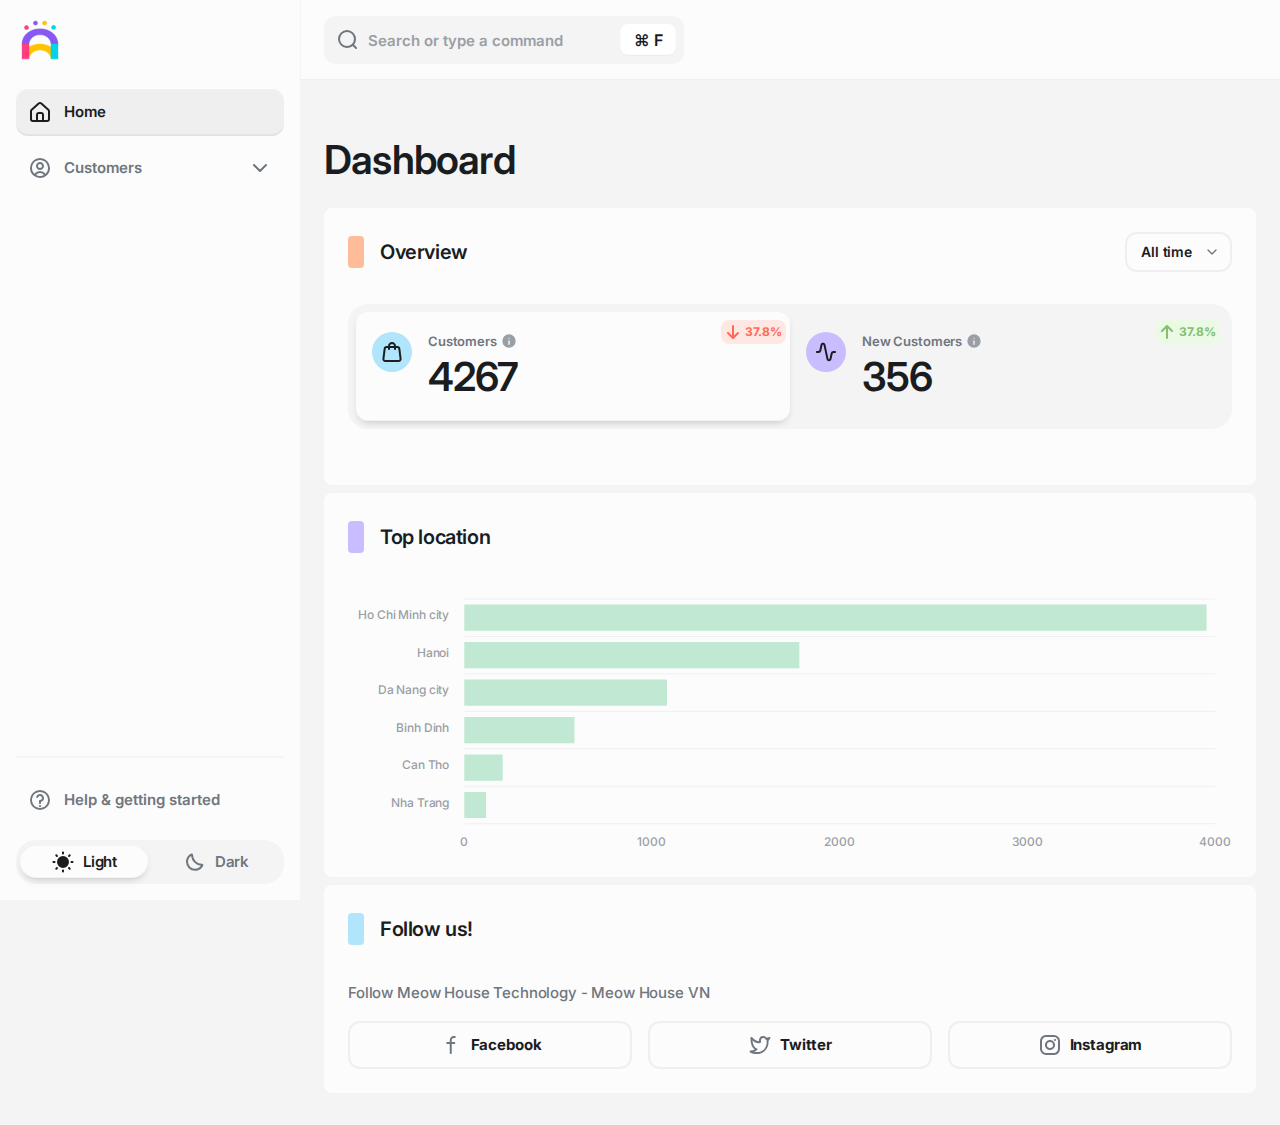
<file: index.html>
<!DOCTYPE html>
<html lang="en">
  <head>
    <meta charset="utf-8">
    <title>Home</title>
      '''MHData - Data automatically system for sales, the system is developed by Meow House Technology - Meow House VN'''
    <meta http-equiv="X-UA-Compatible" content="IE=Edge">
    <meta name="viewport" content="width=device-width, initial-scale=1, maximum-scale=1.0, user-scalable=no">
    <meta name="format-detection" content="telephone=no">
    <link rel="icon" type="image/png" sizes="32x32" href="img/logo.png">
    <link rel="icon" type="image/png" sizes="16x16" href="img/logo.png">
    <link rel="manifest" href="img/site.webmanifest">
    <link rel="mask-icon" href="img/safari-pinned-tab.svg" color="#5bbad5">
    <meta name="msapplication-TileColor" content="#da532c">
    <meta name="theme-color" content="#ffffff">
    <meta name="description" content="MHData - Data automatically system for sales, the system is developed by Meow House Technology - Meow House VN">
    <link rel="preconnect" href="https://fonts.googleapis.com">
    <link rel="preconnect" href="https://fonts.gstatic.com" crossorigin>
    <link href="https://fonts.googleapis.com/css2?family=Inter:wght@500;600;700&amp;display=swap" rel="stylesheet">
    <link rel="stylesheet" href="//netdna.bootstrapcdn.com/font-awesome/4.7.0/css/font-awesome.min.css">
    <link rel="stylesheet" media="all" href="css/app.min.css">
    <script>
      var viewportmeta = document.querySelector('meta[name="viewport"]');
      if (viewportmeta) {
        if (screen.width < 375) {
          var newScale = screen.width / 375;
          viewportmeta.content = 'width=375, minimum-scale=' + newScale + ', maximum-scale=1.0, user-scalable=no, initial-scale=' + newScale + '';
        } else {
          viewportmeta.content = 'width=device-width, maximum-scale=1.0, initial-scale=1.0';
        }
      }
    </script>
  </head>
  <body>
    <script>
      console.log(localStorage.getItem('darkMode'));
      if (localStorage.getItem('darkMode') === "on") {
        document.body.classList.add("dark");
        document.addEventListener("DOMContentLoaded", function() {
          document.querySelector('.js-theme input').checked = true;
        });
      }
    </script>
    <!-- page-->
    <div class="page">
      <!-- header-->
      <header class="header unauthorized" data-id="#header">
        <button class="header__burger"></button>
        <div class="search">
          <div class="search__head">
            <button class="search__start">
              <svg class="icon icon-search">
                <use xlink:href="#icon-search"></use>
              </svg>
            </button>
            <button class="search__direction">
              <svg class="icon icon-arrow-left">
                <use xlink:href="#icon-arrow-left"></use>
              </svg>
            </button>
            <input class="search__input" type="text" placeholder="Search or type a command">
            <button class="search__result">⌘ F</button>
            <button class="search__close">
              <svg class="icon icon-close-circle">
                <use xlink:href="#icon-close-circle"></use>
              </svg>
            </button>
          </div>
          <div class="search__body">
            <div class="search__box">
              <div class="search__category">Suggestions</div>
              <div class="search__list">
                  <a class="search__suggestion" href="#" data-popup=".js-popup-product">
                      <div class="search__icon">
                          <svg class="icon icon-photos">
                              <use xlink:href="#icon-photos"></use>
                          </svg>
                      </div>
                      <div class="search__details">
                          <div class="search__title">Data by location</div>
                          <div class="search__content">Data in Ho Chi Minh city</div>
                      </div>
                      <div class="search__arrow">
                          <svg class="icon icon-arrow-next">
                              <use xlink:href="#icon-arrow-next"></use>
                          </svg>
                      </div>
                  </a>
                  <a class="search__suggestion" href="#" data-popup=".js-popup-product">
                  </a>
              </div>
            </div>
          </div>
        </div>
        <button class="header__search">
          <svg class="icon icon-search">
            <use xlink:href="#icon-search"></use>
          </svg>
        </button>
      </header>
      <!-- sidebar-->
      <div class="sidebar">
        <button class="sidebar__close">
          <svg class="icon icon-close">
            <use xlink:href="#icon-close"></use>
          </svg>
        </button><a class="sidebar__logo" href="index.html"><img class="some-icon" src="img/logo.png" alt="Core"><img class="some-icon-dark" src="img/logo.png" alt="Core"></a>
        <div class="sidebar__menu"><a class="sidebar__item active" href="index.html">
            <svg class="icon icon-home">
              <use xlink:href="#icon-home"></use>
            </svg>Home</a>
          <div class="sidebar__item sidebar__item_dropdown">
            <button class="sidebar__head">
              <svg class="icon icon-profile-circle">
                <use xlink:href="#icon-profile-circle"></use>
              </svg>Customers
              <svg class="icon icon-arrow-down">
                <use xlink:href="#icon-arrow-down"></use>
              </svg>
            </button>
            <div class="sidebar__body"><a class="sidebar__link" href="customers-overview.html">Overview
                <svg class="icon icon-arrow-next">
                  <use xlink:href="#icon-arrow-next"></use>
                </svg></a><a class="sidebar__link" href="customer-list.html">Customer list
                <svg class="icon icon-arrow-next">
                  <use xlink:href="#icon-arrow-next"></use>
                </svg></a></div>
          </div>
        </div>
        <button class="sidebar__toggle">
          <svg class="icon icon-arrow-right">
            <use xlink:href="#icon-arrow-right"></use>
          </svg>
          <svg class="icon icon-close">
            <use xlink:href="#icon-close"></use>
          </svg>
        </button>
        <div class="sidebar__foot">
          <button class="sidebar__help">
            <svg class="icon icon-help">
              <use xlink:href="#icon-help"></use>
            </svg>Help & getting started
          </button>
          <label class="theme js-theme">
            <input class="theme__input" type="checkbox"/><span class="theme__inner"><span class="theme__box">
                <svg class="icon icon-sun">
                  <use xlink:href="#icon-sun"></use>
                </svg>Light</span><span class="theme__box">
                <svg class="icon icon-moon">
                  <use xlink:href="#icon-moon"></use>
                </svg>Dark</span></span>
          </label>
        </div>
      </div>
      <div class="overlay"></div>
      <!-- help-->

      <div class="help">
        <div class="help__head">
          <svg class="icon icon-help">
            <use xlink:href="#icon-help"></use>
          </svg>Help & getting started
          <button class="help__close">
            <svg class="icon icon-close">
              <use xlink:href="#icon-close"></use>
            </svg>
          </button>
        </div>
        <div class="help__list">
          <a class="help__item" data-fancybox href="guidelines.html" data-caption="Use guidelines">
                <div class="help__details">
                    <div class="help__title">Use guidelines</div>
                    <div class="help__line">
                    </div>
                </div>
          </a>
          <a class="help__item" data-fancybox href="https://www.facebook.com/meowhousevn/" data-caption="Help Center">
                <div class="help__details">
                    <div class="help__title">Help Center</div>
                    <div class="help__line">
                    </div>
                </div>
          </a>
        </div>
        <div class="help__menu"><a class="help__link" href="https://www.facebook.com/meowhousevn/">
            <svg class="icon icon-message">
              <use xlink:href="#icon-message"></use>
            </svg>Message center
            </a></div>
      </div>

      <div class="overlay"></div>
      <!-- inner-->
      <div class="page__inner">
        <div class="page__container">
          <div class="page__title h3">Dashboard</div>

          <div class="card">
            <div class="card__head">
              <div class="title-red card__title">Overview</div>
              <select class="select select_small">
                <option>All time</option>
                <option>In a year</option>
                <option>Per month</option>
              </select>
            </div>
            <div class="overview js-tabs">
              <div class="overview__nav"><a class="overview__link js-tabs-link active" href="#">
                <div class="overview__icon" style="background-color: #B1E5FC;">
                  <svg class="icon icon-shopping-bag">
                    <use xlink:href="#icon-shopping-bag"></use>
                  </svg>
                </div>
                <div class="overview__details">
                  <div class="overview__subtitle">Customers
                    <div class="tooltip" title="Small description">
                      <svg class="icon icon-info">
                        <use xlink:href="#icon-info"></use>
                      </svg>
                    </div>
                  </div>
                  <div class="overview__counter">4267</div>
                </div>
                <div class="balance background negative">
                  <svg class="icon icon-arrow-bottom">
                    <use xlink:href="#icon-arrow-bottom"></use>
                  </svg>37.8%
                </div></a><a class="overview__link js-tabs-link" href="#">
                <div class="overview__icon" style="background-color: #CABDFF;">
                  <svg class="icon icon-activity">
                    <use xlink:href="#icon-activity"></use>
                  </svg>
                </div>
                <div class="overview__details">
                  <div class="overview__subtitle">New Customers
                    <div class="tooltip" title="Small description">
                      <svg class="icon icon-info">
                        <use xlink:href="#icon-info"></use>
                      </svg>
                    </div>
                  </div>
                  <div class="overview__counter">356</div>
                </div>
                <div class="balance background positive">
                  <svg class="icon icon-arrow-top">
                    <use xlink:href="#icon-arrow-top"></use>
                  </svg>37.8%
                </div></a></div>
            </div>
          </div>
          <div class="card">
            <div class="card__head">
              <div class="title-purple card__title">Top location</div>
            </div>
            <div class="card__chart card__chart_top-country">
              <div id="top-country"></div>
            </div>
          </div>

            <!-- <div class="card"
                <div class="card__head">
                 <div class="title-purple card__title">New customer</div>
                </div>
                <div class="card__chart card__chart_new-customers">
                  <div id="new-customer"></div>
                </div>
               <div class="card__legend">
                 <div class="card__indicator">
                   <div class="card__color" style="background-color: #B5E4CA;"></div>New customer
                  </div>
                  <div class="card__indicator">
                   <div class="card__color" style="background-color: #CABDFF;"></div>Returning customer
                 </div>
                </div>
            </div> -->
          <div class="card">
            <div class="card__head">
              <div class="title-blue card__title">Follow us!</div>
            </div>
            <div class="media">
              <div class="media__content">Follow Meow House Technology - Meow House VN</div>
              <div class="media__btns"><a class="button-stroke media__button" href="https://www.facebook.com/meowhousevn/" target="_blank">
                <svg class="icon icon-facebook">
                  <use xlink:href="#icon-facebook"></use>
                </svg><span>Facebook</span></a><a class="button-stroke media__button" href="#" target="_blank">
                <svg class="icon icon-twitter">
                  <use xlink:href="#icon-twitter"></use>
                </svg><span>Twitter</span></a><a class="button-stroke media__button" href="https://www.instagram.com/meowhousevn/" target="_blank">
                <svg class="icon icon-instagram">
                  <use xlink:href="#icon-instagram"></use>
                </svg><span>Instagram</span></a></div>
            </div>
          </div>

        </div>
      </div>

    </div>
    <!-- scripts-->
    <script src="js/lib/jquery.min.js"></script>
    <script src="js/lib/slick.min.js"></script>
    <script src="js/lib/jquery.nice-select.min.js"></script>
    <script src="js/lib/tooltipster.bundle.min.js"></script>
    <script src="js/lib/apexcharts.min.js"></script>
    <script src="js/lib/jquery.richtext.min.js"></script>
    <script src="js/lib/jquery.fancybox.min.js"></script>
    <script src="js/lib/jQuery.tagify.min.js"></script>
    <script src="js/lib/moment.min.js"></script>
    <script src="js/lib/jquery.daterangepicker.min.js"></script>
    <script src="js/lib/nouislider.min.js"></script>
    <script src="js/lib/wNumb.js"></script>
    <script src="js/charts.js"></script>
    <script src="js/demo.js"></script>
    <script src="js/app.js"></script>
    <!-- svg sprite-->
    <div style="display: none"><svg width="0" height="0">
<symbol xmlns="http://www.w3.org/2000/svg" viewBox="0 0 16 16" id="icon-sun">
<path d="M8.002 12a4 4 0 1 0 0-8 4 4 0 1 0 0 8zM7.999 1c.368 0 .667.298.667.667v.667a.67.67 0 0 1-.667.667c-.368 0-.667-.298-.667-.667v-.667c0-.368.298-.667.667-.667zm0 12c.368 0 .667.298.667.667v.665a.67.67 0 0 1-.667.667c-.368 0-.667-.298-.667-.667v-.665c0-.368.298-.667.667-.667zM1 7.999c0-.368.298-.667.667-.667h.667c.368 0 .667.298.667.667s-.298.667-.667.667h-.667c-.368 0-.667-.298-.667-.667zm12 0c0-.368.298-.667.667-.667h.664c.368 0 .667.298.667.667s-.298.667-.667.667h-.664c-.368 0-.667-.298-.667-.667zm-9.95 4.949a.67.67 0 0 1 0-.943l.471-.471a.67.67 0 0 1 .943 0c.261.26.26.682 0 .943l-.471.471a.67.67 0 0 1-.943 0zm8.485-8.485a.67.67 0 0 1 0-.943l.47-.47a.67.67 0 0 1 .943 0c.261.26.26.682 0 .943l-.47.47a.67.67 0 0 1-.943 0zM3.05 3.05a.67.67 0 0 1 .943 0l.471.471a.67.67 0 0 1 0 .943c-.26.261-.682.26-.943 0l-.471-.471a.67.67 0 0 1 0-.943zm8.485 8.485a.67.67 0 0 1 .943 0l.47.47a.67.67 0 0 1 0 .943c-.26.261-.682.26-.943 0l-.47-.47a.67.67 0 0 1 0-.943z"></path>
</symbol>
<symbol xmlns="http://www.w3.org/2000/svg" viewBox="0 0 16 16" id="icon-moon">
<path d="M5.377 4.017c-1.235.841-2.044 2.257-2.044 3.861A4.67 4.67 0 0 0 8 12.544c1.603 0 3.02-.809 3.861-2.044a7.34 7.34 0 0 1-6.484-6.484zm7.29 5.194c.577 0 1.075.509.846 1.039-.92 2.134-3.042 3.628-5.513 3.628a6 6 0 0 1-6-6c0-2.471 1.494-4.593 3.628-5.513.53-.228 1.039.269 1.039.846a6 6 0 0 0 6 6z"></path>
</symbol>
<symbol xmlns="http://www.w3.org/2000/svg" viewBox="0 0 16 16" id="icon-arrow-down">
<path d="M4.471 5.528c-.26-.26-.682-.26-.943 0s-.26.682 0 .943l.943-.943zM8 10l-.471.471c.26.26.682.26.943 0L8 10zm4.471-3.529c.26-.26.26-.682 0-.943s-.682-.26-.943 0l.943.943zm-8.943 0l4 4 .943-.943-4-4-.943.943zm4.943 4l4-4-.943-.943-4 4 .943.943z"></path>
</symbol>
<symbol xmlns="http://www.w3.org/2000/svg" viewBox="0 0 16 16" id="icon-arrow-next">
<path d="M5.528 11.528c-.26.26-.26.682 0 .943s.682.26.943 0l-.943-.943zM10 8l.471.471c.26-.26.26-.682 0-.943L10 8zM6.471 3.528c-.26-.26-.682-.26-.943 0s-.26.682 0 .943l.943-.943zm0 8.943l4-4-.943-.943-4 4 .943.943zm4-4.943l-4-4-.943.943 4 4 .943-.943z"></path>
</symbol>
<symbol xmlns="http://www.w3.org/2000/svg" viewBox="0 0 16 16" id="icon-arrow-left">
<path d="M7.138 11.862c.26.26.26.682 0 .943s-.682.26-.943 0L2.334 8.943c-.521-.521-.521-1.365 0-1.886l3.862-3.862c.26-.26.682-.26.943 0s.26.682 0 .943L3.943 7.333h9.39c.368 0 .667.298.667.667s-.298.667-.667.667h-9.39l3.195 3.195z"></path>
</symbol>
<symbol xmlns="http://www.w3.org/2000/svg" viewBox="0 0 16 16" id="icon-arrow-right">
<path d="M8.862 11.862c-.26.26-.26.682 0 .943s.682.26.943 0l3.862-3.862c.521-.521.521-1.365 0-1.886L9.805 3.195c-.26-.26-.682-.26-.943 0s-.26.682 0 .943l3.195 3.195H2.667C2.298 7.333 2 7.632 2 8s.298.667.667.667h9.391l-3.195 3.195z"></path>
</symbol>
<symbol xmlns="http://www.w3.org/2000/svg" viewBox="0 0 16 16" id="icon-arrow-bottom">
<path d="M8 1a1 1 0 0 1 .993.883L9 2v9.585l3.293-3.292.094-.081a1 1 0 0 1 1.32 1.495h0v-.001l-4.991 4.993c-.029.03-.061.059-.094.085l-.04.03-.062.041-.027.016-.078.04-.033.014-.067.025-.051.015-.06.015-.053.009-.063.008-.053.003L8 15l-.033-.001-.052-.003L8 15a1.01 1.01 0 0 1-.148-.011l-.054-.01-.058-.013-.052-.016-.069-.025-.033-.015-.07-.035-.039-.023-.063-.042a1.02 1.02 0 0 1-.12-.103l.09.08c-.035-.027-.068-.057-.099-.089L2.293 9.707l-.081-.088a1 1 0 0 1 .522-1.599 1 1 0 0 1 .973.273h0L7 11.585V2a1 1 0 0 1 1-1z"></path>
</symbol>
<symbol xmlns="http://www.w3.org/2000/svg" viewBox="0 0 16 16" id="icon-arrow-top">
<path d="M8 1h.019l.07.004L8 1a1.01 1.01 0 0 1 .149.011l.053.01.061.014.05.015.069.025.032.014.079.04.027.016.063.041c.043.031.085.067.125.106l-.085-.076.085.076 5 5a1 1 0 0 1-1.414 1.414h0 0L9 4.413V14a1 1 0 0 1-1.993.117L7 14V4.413L3.707 7.707l-.088.081a1 1 0 0 1-1.599-.522 1 1 0 0 1 .273-.973h0l5-5 .082-.073.039-.03.062-.042.04-.024.069-.035.034-.015.067-.025.054-.016.056-.014.056-.01.059-.007.07-.004z"></path>
</symbol>
<symbol xmlns="http://www.w3.org/2000/svg" viewBox="0 0 16 16" id="icon-arrows-up-down">
<path d="M11.5 2.666c.368 0 .667.298.667.667h0v8.057l1.529-1.529c.26-.26.682-.26.943 0s.26.682 0 .943h0L12.443 13c-.521.521-1.365.521-1.886 0h0l-2.195-2.195c-.26-.26-.26-.682 0-.943s.682-.26.943 0h0l1.529 1.529V3.333c0-.368.298-.667.667-.667zM5.776 3l2.195 2.195c.26.26.26.682 0 .943s-.682.26-.943 0L5.5 4.609v8.057c0 .368-.298.667-.667.667s-.667-.298-.667-.667V4.609L2.638 6.138c-.26.26-.682.26-.943 0s-.26-.682 0-.943L3.891 3c.521-.521 1.365-.521 1.886 0z"></path>
</symbol>
<symbol xmlns="http://www.w3.org/2000/svg" viewBox="0 0 16 16" id="icon-store">
<path d="M11.631 1.333a2 2 0 0 1 1.864 1.275h0l1.192 3.065a1.57 1.57 0 0 1-.688 1.935h0v5.059a2 2 0 0 1-2 2h0-8a2 2 0 0 1-2-2h0V7.608a1.57 1.57 0 0 1-.688-1.935h0l1.192-3.065a2 2 0 0 1 1.864-1.275h0zm-6.965 6h-.001l-.467.234c-.274.137-.567.223-.866.258v4.841c0 .368.298.667.667.667h1.333v-2a2 2 0 0 1 2-2h1.333a2 2 0 0 1 2 2v2h1.333c.368 0 .667-.299.667-.667V7.825c-.299-.035-.592-.122-.866-.258l-.468-.234-.428.171c-.795.318-1.681.318-2.476 0l-.429-.171-.429.171c-.795.318-1.681.318-2.476 0l-.428-.171zm4 3.333H7.333c-.368 0-.667.298-.667.667h0v2h2.667v-2c0-.368-.298-.667-.667-.667h0zm2.965-8h-.474l.741 3.459.03.015h0l.468.234c.274.137.588.171.885.097.138-.035.215-.182.163-.315h0l-1.192-3.065c-.1-.256-.346-.425-.621-.425h0zm-6.79 0h-.474c-.275 0-.522.169-.621.425L2.554 6.157c-.052.133.025.28.163.315.297.074.611.04.885-.097l.468-.234.03-.015.741-3.459zm4.952 0H8.666v3.497l.257.103a2 2 0 0 0 1.486 0l.144-.058-.759-3.543zm-2.461 0H6.205l-.759 3.543.144.058a2 2 0 0 0 1.486 0l.257-.103V2.666z"></path>
</symbol>
<symbol xmlns="http://www.w3.org/2000/svg" viewBox="0 0 16 16" id="icon-profile-circle">
<path d="M8 1.333A6.67 6.67 0 0 1 14.666 8a6.65 6.65 0 0 1-2.294 5.033l-.132.112A6.64 6.64 0 0 1 8 14.666a6.64 6.64 0 0 1-4.373-1.634A6.65 6.65 0 0 1 1.333 8 6.67 6.67 0 0 1 8 1.333zm0 10a3.33 3.33 0 0 0-2.642 1.301c.731.418 1.57.667 2.465.697l.16.003h0H8l.172-.003c.897-.028 1.738-.278 2.47-.697A3.33 3.33 0 0 0 8 11.333zm0-8.667C5.054 2.666 2.666 5.054 2.666 8c0 1.505.623 2.864 1.625 3.833A4.66 4.66 0 0 1 8 10a4.66 4.66 0 0 1 3.708 1.833c1.002-.97 1.625-2.329 1.625-3.833 0-2.946-2.388-5.333-5.333-5.333zM8 4c1.473 0 2.667 1.194 2.667 2.667S9.472 9.333 8 9.333 5.333 8.139 5.333 6.666 6.527 4 8 4zm0 1.333c-.736 0-1.333.597-1.333 1.333S7.263 8 8 8s1.333-.597 1.333-1.333S8.736 5.333 8 5.333z"></path>
</symbol>
<symbol xmlns="http://www.w3.org/2000/svg" viewBox="0 0 16 16" id="icon-lightning">
<path d="M10.44 3.711l-.78 2.194h2.443c1.743 0 2.652 2.073 1.471 3.355l-4.657 5.054c-1.475 1.601-4.085.026-3.355-2.025l.78-2.194H3.899c-1.743 0-2.652-2.074-1.471-3.355l4.657-5.054C8.56.084 11.169 1.66 10.44 3.711zM8.065 2.589L3.409 7.644a.67.67 0 0 0 .49 1.118h3.387c.217 0 .42.105.545.282s.156.404.083.608l-1.097 3.084a.67.67 0 0 0 1.118.675l4.656-5.054a.67.67 0 0 0-.49-1.118H8.715c-.217 0-.42-.105-.545-.282s-.156-.404-.083-.608l1.097-3.084a.67.67 0 0 0-1.118-.675z"></path>
</symbol>
<symbol xmlns="http://www.w3.org/2000/svg" viewBox="0 0 16 16" id="icon-plus">
<path d="M8 0a1.6 1.6 0 0 1 1.589 1.413L9.6 1.6v4.8h4.8a1.6 1.6 0 0 1 .187 3.189L14.4 9.6H9.6v4.8a1.6 1.6 0 0 1-3.189.187L6.4 14.4V9.6H1.6a1.6 1.6 0 0 1-.187-3.189L1.6 6.4h4.8V1.6A1.6 1.6 0 0 1 8 0z"></path>
</symbol>
<symbol xmlns="http://www.w3.org/2000/svg" viewBox="0 0 16 16" id="icon-plus-circle">
<path d="M8 1.333A6.67 6.67 0 0 1 14.666 8 6.67 6.67 0 0 1 8 14.666 6.67 6.67 0 0 1 1.333 8 6.67 6.67 0 0 1 8 1.333zm0 1.333C5.054 2.666 2.666 5.054 2.666 8S5.054 13.333 8 13.333 13.333 10.945 13.333 8 10.945 2.666 8 2.666zm0 2c.368 0 .667.298.667.667h0v2h2c.368 0 .667.298.667.667s-.298.667-.667.667h0-2v2c0 .368-.298.667-.667.667s-.667-.298-.667-.667h0v-2h-2c-.368 0-.667-.298-.667-.667s.298-.667.667-.667h0 2v-2c0-.368.298-.667.667-.667z"></path>
</symbol>
<symbol xmlns="http://www.w3.org/2000/svg" viewBox="0 0 16 16" id="icon-pie-chart">
<path d="M6.666 4c.368 0 .667.298.667.667v4h4c.368 0 .667.298.667.667 0 1.055-.313 2.086-.899 2.963s-1.419 1.561-2.394 1.964-2.047.509-3.081.304-1.985-.714-2.731-1.46-1.254-1.696-1.46-2.731-.1-2.107.304-3.081 1.087-1.807 1.964-2.394S5.611 4 6.666 4zM6 5.389a4 4 0 0 0-3.029 2.413 4 4 0 0 0 .867 4.359 4 4 0 0 0 4.359.867A4 4 0 0 0 10.61 10H6.666c-.177 0-.346-.07-.471-.195S6 9.51 6 9.333V5.389zm3.333-4.056c1.414 0 2.771.562 3.771 1.562s1.562 2.357 1.562 3.771c0 .368-.298.667-.667.667H9.333c-.177 0-.346-.07-.471-.195s-.195-.295-.195-.471V2c0-.177.07-.346.195-.471s.295-.195.471-.195zM10 2.722V6h3.277A4 4 0 0 0 10 2.722z"></path>
</symbol>
<symbol xmlns="http://www.w3.org/2000/svg" viewBox="0 0 16 16" id="icon-home">
<path d="M9.338 1.87l4.667 4.2a2 2 0 0 1 .662 1.487v5.109a2 2 0 0 1-2 2H3.333a2 2 0 0 1-2-2V7.557a2 2 0 0 1 .662-1.487l4.667-4.2a2 2 0 0 1 2.676 0zm-.892.991c-.254-.228-.638-.228-.892 0h0l-4.667 4.2c-.14.126-.221.307-.221.496h0v5.109c0 .368.298.667.667.667h0 2V10a2 2 0 0 1 2-2h0 1.333a2 2 0 0 1 2 2h0v3.333h2c.368 0 .667-.298.667-.667h0V7.557c0-.189-.08-.369-.221-.496h0zm.221 6.471H7.333c-.368 0-.667.299-.667.667h0v3.333h2.667V10c0-.368-.298-.667-.667-.667h0z"></path>
</symbol>
<symbol xmlns="http://www.w3.org/2000/svg" viewBox="0 0 16 16" id="icon-diamond">
<path d="M11.213 1.333a2 2 0 0 1 1.609.812h0l1.951 2.644a2 2 0 0 1-.022 2.405h0l-5.164 6.736a2 2 0 0 1-3.174 0h0L1.249 7.194a2 2 0 0 1-.022-2.405h0l1.951-2.644a2 2 0 0 1 1.609-.812h0zm2.263 5.333H2.525l4.946 6.452c.267.348.791.348 1.058 0l4.946-6.452zm-2.263-4H4.787c-.212 0-.411.1-.536.271h0L2.483 5.333h11.035l-1.768-2.396c-.126-.17-.325-.271-.536-.271h0z"></path>
</symbol>
<symbol xmlns="http://www.w3.org/2000/svg" viewBox="0 0 16 16" id="icon-promotion">
<path d="M9.297 1.563l.848.722c.107.091.24.146.379.157l1.11.089a2 2 0 0 1 1.835 1.835l.089 1.11c.011.14.066.273.157.379l.722.848a2 2 0 0 1 0 2.594l-.722.848c-.091.107-.146.24-.157.379l-.089 1.11a2 2 0 0 1-1.835 1.835l-1.11.089c-.14.011-.273.066-.379.157l-.848.722a2 2 0 0 1-2.594 0l-.848-.722c-.107-.091-.24-.146-.379-.157l-1.11-.089a2 2 0 0 1-1.835-1.835l-.089-1.11c-.011-.14-.066-.273-.157-.379l-.722-.848a2 2 0 0 1 0-2.594l.722-.848c.091-.107.146-.24.157-.379l.089-1.11a2 2 0 0 1 1.835-1.835l1.11-.089c.14-.011.273-.066.379-.157l.848-.722a2 2 0 0 1 2.594 0zm-1.73 1.015L6.72 3.3a2 2 0 0 1-1.138.471l-1.11.089c-.326.026-.585.285-.612.612l-.089 1.11A2 2 0 0 1 3.3 6.72l-.722.848c-.212.249-.212.616 0 .865l.722.848a2 2 0 0 1 .471 1.138l.089 1.11c.026.326.285.586.612.612l1.11.089a2 2 0 0 1 1.138.471l.848.722c.249.212.616.212.865 0l.848-.722a2 2 0 0 1 1.138-.471l1.11-.089c.326-.026.585-.285.611-.612l.089-1.11A2 2 0 0 1 12.7 9.28l.722-.848c.212-.249.212-.616 0-.865L12.7 6.72a2 2 0 0 1-.471-1.138l-.089-1.11c-.026-.326-.285-.585-.611-.612l-1.11-.089A2 2 0 0 1 9.28 3.3l-.848-.722c-.249-.212-.616-.212-.865 0zm2.1 6.089a1 1 0 1 1 0 2 1 1 0 1 1 0-2zm.427-3.179c.283.236.321.656.085.939l-3.333 4c-.236.283-.656.321-.939.085s-.321-.656-.085-.939l3.333-4c.236-.283.656-.321.939-.085zm-3.76-.155a1 1 0 1 1 0 2 1 1 0 1 1 0-2z"></path>
</symbol>
<symbol xmlns="http://www.w3.org/2000/svg" viewBox="0 0 16 16" id="icon-help">
<path d="M8 1.333A6.67 6.67 0 0 1 14.666 8 6.67 6.67 0 0 1 8 14.666 6.67 6.67 0 0 1 1.333 8 6.67 6.67 0 0 1 8 1.333zm0 1.333C5.054 2.666 2.666 5.054 2.666 8S5.054 13.333 8 13.333 13.333 10.945 13.333 8 10.945 2.666 8 2.666zm0 8.667c.368 0 .667.298.667.667s-.298.667-.667.667-.667-.298-.667-.667.298-.667.667-.667zM8 4c1.473 0 2.667 1.194 2.667 2.667a2.67 2.67 0 0 1-2 2.583V10c0 .368-.299.667-.667.667s-.667-.298-.667-.667V8.666C7.333 8.298 7.632 8 8 8c.736 0 1.333-.597 1.333-1.333S8.736 5.333 8 5.333c-.58 0-1.074.37-1.258.889-.123.347-.504.529-.851.406s-.529-.504-.406-.851C5.851 4.743 6.838 4 8 4z"></path>
</symbol>
<symbol xmlns="http://www.w3.org/2000/svg" viewBox="0 0 16 16" id="icon-search">
<path d="M7.333 1.333a6 6 0 0 1 6 6c0 1.417-.491 2.719-1.312 3.745h0l1.783 1.783c.26.26.26.682 0 .943s-.682.26-.943 0h0l-1.783-1.783c-1.026.821-2.328 1.312-3.745 1.312a6 6 0 1 1 0-12zm0 1.333a4.67 4.67 0 0 0-4.667 4.667A4.67 4.67 0 0 0 7.333 12 4.67 4.67 0 0 0 12 7.333a4.67 4.67 0 0 0-4.667-4.667z"></path>
</symbol>
<symbol xmlns="http://www.w3.org/2000/svg" viewBox="0 0 16 16" id="icon-close-circle">
<path d="M8 14.666A6.67 6.67 0 0 0 14.666 8 6.67 6.67 0 0 0 8 1.333 6.67 6.67 0 0 0 1.333 8 6.67 6.67 0 0 0 8 14.666zm-2.471-4.195c-.26-.26-.26-.682 0-.943L7.057 8 5.528 6.471c-.26-.26-.26-.682 0-.943s.682-.26.943 0L8 7.057l1.529-1.529c.26-.26.682-.26.943 0s.26.682 0 .943L8.942 8l1.529 1.529c.26.26.26.682 0 .943s-.682.26-.943 0L8 8.942l-1.529 1.529c-.26.26-.682.26-.943 0z"></path>
</symbol>
<symbol xmlns="http://www.w3.org/2000/svg" viewBox="0 0 16 16" id="icon-close">
<path d="M4.471 3.528c-.26-.26-.682-.26-.943 0s-.26.682 0 .943L7.057 8l-3.529 3.529c-.26.26-.26.682 0 .943s.682.26.943 0L8 8.942l3.529 3.529c.26.26.682.26.943 0s.26-.682 0-.943L8.942 8l3.529-3.529c.26-.26.26-.682 0-.943s-.682-.26-.943 0L8 7.057 4.471 3.528z"></path>
</symbol>
<symbol xmlns="http://www.w3.org/2000/svg" viewBox="0 0 16 16" id="icon-photos">
<path d="M12.666 1.333a2 2 0 0 1 2 2V10a2 2 0 0 1-2 2H12v.667a2 2 0 0 1-2 2h0-6.667a2 2 0 0 1-2-2h0V6a2 2 0 0 1 2-2h0H4v-.667a2 2 0 0 1 2-2h6.667zM4 5.333h-.667c-.368 0-.667.298-.667.667h0v6.667c0 .368.298.667.667.667h0H10c.368 0 .667-.298.667-.667h0V12H6a2 2 0 0 1-2-2V5.333zm2.893 1.278l-1.56 1.871V10c0 .368.298.667.667.667h5.636L7.896 6.587c-.273-.298-.745-.286-1.004.024zm5.774-3.945H6c-.335 0-.612.247-.659.568l-.007.099V6.4l.535-.642a2 2 0 0 1 2.896-.187l.115.116 4.251 4.638.066.08c.064-.084.109-.184.127-.293l.009-.111V3.333c0-.368-.298-.667-.667-.667zM11 4a1 1 0 1 1 0 2 1 1 0 1 1 0-2z"></path>
</symbol>
<symbol xmlns="http://www.w3.org/2000/svg" viewBox="0 0 16 16" id="icon-add">
<path d="M8.667 3.334c0-.368-.298-.667-.667-.667s-.667.298-.667.667v4h-4c-.368 0-.667.298-.667.667s.298.667.667.667h4v4c0 .368.298.667.667.667s.667-.298.667-.667v-4h4c.368 0 .667-.298.667-.667s-.298-.667-.667-.667h-4v-4z"></path>
</symbol>
<symbol xmlns="http://www.w3.org/2000/svg" viewBox="0 0 16 16" id="icon-check">
<path d="M13.138 4.202c.26.26.26.682 0 .943l-5.724 5.724a2 2 0 0 1-2.828 0L2.195 8.478c-.26-.26-.26-.682 0-.943s.682-.26.943 0l2.391 2.391c.26.26.682.26.943 0l5.724-5.724c.26-.26.682-.26.943 0z"></path>
</symbol>
<symbol xmlns="http://www.w3.org/2000/svg" viewBox="0 0 16 16" id="icon-check-circle">
<path d="M8 14.666A6.67 6.67 0 0 0 14.666 8a6.64 6.64 0 0 0-.745-3.066c-.1-.192-.356-.224-.509-.07L8.276 10c-.521.521-1.365.521-1.886 0L4.528 8.138c-.26-.26-.26-.682 0-.943s.682-.26.943 0l1.862 1.862 5.348-5.344c.126-.126.131-.331.004-.456C11.481 2.067 9.826 1.333 8 1.333A6.67 6.67 0 0 0 1.333 8 6.67 6.67 0 0 0 8 14.666z"></path>
</symbol>
<symbol xmlns="http://www.w3.org/2000/svg" viewBox="0 0 16 16" id="icon-check-all">
<path d="M1.528 8.195c.26-.26.682-.26.943 0h0l1.724 1.724.009.009 1.325 1.325a2 2 0 0 1-2.277-.391h0L1.528 9.138c-.26-.26-.26-.682 0-.943zm12.943-3.367c.26.26.26.682 0 .943l-5.091 5.091a2 2 0 0 1-2.828 0L4.828 9.138c-.26-.26-.26-.682 0-.943s.682-.26.943 0l1.724 1.724c.26.26.682.26.943 0l5.091-5.091c.26-.26.682-.26.943 0zm-4.276.033c.26-.26.682-.26.943 0s.26.682 0 .943h0L7.966 8.976l-.943-.943z"></path>
</symbol>
<symbol xmlns="http://www.w3.org/2000/svg" viewBox="0 0 16 16" id="icon-trash">
<path d="M6.666 6.673c.368 0 .667.298.667.667v3.333c0 .368-.298.667-.667.667S6 11.042 6 10.673V7.34c0-.368.298-.667.667-.667zm2.667 0c.368 0 .667.298.667.667v3.333c0 .368-.298.667-.667.667s-.667-.298-.667-.667V7.34c0-.368.298-.667.667-.667zm0-5.333a2 2 0 0 1 2 2h0H14c.368 0 .667.298.667.667s-.298.667-.667.667h0-.667v8a2 2 0 0 1-2 2h0-6.667a2 2 0 0 1-2-2h0v-8H2c-.368 0-.667-.298-.667-.667S1.631 3.34 2 3.34h0 2.667a2 2 0 0 1 2-2h0zM12 4.673H4v8c0 .368.298.667.667.667h6.667c.368 0 .667-.298.667-.667v-8zm-2.667-2H6.666c-.368 0-.667.298-.667.667h4c0-.368-.298-.667-.667-.667z"></path>
</symbol>
<symbol xmlns="http://www.w3.org/2000/svg" viewBox="0 0 16 16" id="icon-message">
<path d="M4.666 6c0-.368.298-.667.667-.667h5.333c.368 0 .667.298.667.667s-.298.667-.667.667H5.333c-.368 0-.667-.298-.667-.667zm0 2.667c0-.368.298-.667.667-.667H8c.368 0 .667.298.667.667s-.298.667-.667.667H5.333c-.368 0-.667-.298-.667-.667zm8-6.667a2 2 0 0 1 2 2h0v6.667a2 2 0 0 1-2 2h0-7.333L3.52 14.178c-.868.724-2.187.106-2.187-1.024h0V4a2 2 0 0 1 2-2h0zm0 1.333H3.333c-.368 0-.667.298-.667.667v9.153l1.813-1.511c.24-.2.542-.309.854-.309h7.333c.368 0 .667-.298.667-.667V4c0-.368-.298-.667-.667-.667z"></path>
</symbol>
<symbol xmlns="http://www.w3.org/2000/svg" viewBox="0 0 16 16" id="icon-messages">
<path d="M12.593 1.526c.886-.591 2.073.044 2.073 1.109h0v6.175a2 2 0 0 1-2 2h0H12v.667a2 2 0 0 1-1.851 1.995l-.149.005H4.666l-1.167.934c-.839.672-2.067.123-2.161-.914l-.006-.127V7.478a2 2 0 0 1 1.851-1.995l.149-.005H4v-.667a2 2 0 0 1 2-2h0 4.667zM10 6.811H3.333c-.368 0-.667.298-.667.667v5.893l1.167-.934c.236-.189.53-.292.833-.292H10c.368 0 .667-.298.667-.667v-4c0-.368-.298-.667-.667-.667zm-1.333 2c.368 0 .667.298.667.667s-.298.667-.667.667h-4c-.368 0-.667-.298-.667-.667s.298-.667.667-.667h4zm4.667-6.175L11.406 3.92c-.219.146-.476.224-.74.224h0H6c-.368 0-.667.298-.667.667h0v.667H10a2 2 0 0 1 1.995 1.851l.005.149v2h.667c.368 0 .667-.298.667-.667h0V2.636z"></path>
</symbol>
<symbol xmlns="http://www.w3.org/2000/svg" viewBox="0 0 16 16" id="icon-more-horizontal">
<path d="M5.334 8.006c0 .736-.597 1.333-1.333 1.333s-1.333-.597-1.333-1.333S3.264 6.673 4 6.673s1.333.597 1.333 1.333zm4 0c0 .736-.597 1.333-1.333 1.333s-1.333-.597-1.333-1.333S7.264 6.673 8 6.673s1.333.597 1.333 1.333zm4 0c0 .736-.597 1.333-1.333 1.333s-1.333-.597-1.333-1.333.597-1.333 1.333-1.333 1.333.597 1.333 1.333z"></path>
</symbol>
<symbol xmlns="http://www.w3.org/2000/svg" viewBox="0 0 16 16" id="icon-notification">
<path d="M8.019 1.333c2.935 0 5.314 2.379 5.314 5.314v2.134c0 .354.14.693.391.943l.667.667c.177.177.276.417.276.667 0 .521-.422.943-.943.943h-3.057c0 1.473-1.194 2.667-2.667 2.667S5.333 13.472 5.333 12H2.269c-.517 0-.936-.419-.936-.936 0-.254.103-.497.286-.673l.686-.663c.261-.252.408-.6.407-.963l-.006-2.102c-.009-2.941 2.373-5.33 5.314-5.33zM9.333 12H6.666c0 .736.597 1.333 1.333 1.333S9.333 12.736 9.333 12zM8.019 2.666a3.98 3.98 0 0 0-3.98 3.992h0l.006 2.102c.002.716-.284 1.403-.793 1.906h0 9.529c-.5-.5-.781-1.178-.781-1.886h0V6.647a3.98 3.98 0 0 0-3.98-3.98z"></path>
</symbol>
<symbol xmlns="http://www.w3.org/2000/svg" viewBox="0 0 16 16" id="icon-bar-chart">
<path d="M2 1.34c.368 0 .667.298.667.667v10.667c0 .368.298.667.667.667H14c.368 0 .667.298.667.667s-.298.667-.667.667H3.333a2 2 0 0 1-2-2V2.007c0-.368.298-.667.667-.667zm2.666 4c.368 0 .667.298.667.667v5.333c0 .368-.298.667-.667.667S4 11.708 4 11.34V6.007c0-.368.298-.667.667-.667zm2.667 4c.368 0 .667.298.667.667v1.333c0 .368-.298.667-.667.667s-.667-.298-.667-.667v-1.333c0-.368.298-.667.667-.667zM10 2.673c.368 0 .667.298.667.667v8c0 .368-.298.667-.667.667s-.667-.298-.667-.667v-8c0-.368.298-.667.667-.667zm2.666 4c.368 0 .667.298.667.667v4c0 .368-.298.667-.667.667S12 11.708 12 11.34v-4c0-.368.298-.667.667-.667z"></path>
</symbol>
<symbol xmlns="http://www.w3.org/2000/svg" viewBox="0 0 16 16" id="icon-grid">
<path d="M12.666 1.34a2 2 0 0 1 2 2h0v9.333a2 2 0 0 1-2 2h0-9.333a2 2 0 0 1-2-2h0V3.34a2 2 0 0 1 2-2h0zm-3.333 9.333H6.666v2.667h2.667v-2.667zm4 0h-2.667v2.667h2c.368 0 .667-.299.667-.667h0v-2zm-8 0H2.666v2c0 .368.298.667.667.667h0 2v-2.667zm4-4H6.666V9.34h2.667V6.673zm4 0h-2.667V9.34h2.667V6.673zm-8 0H2.666V9.34h2.667V6.673zm4-4H6.666V5.34h2.667V2.673zm3.333 0h-2V5.34h2.667v-2c0-.368-.298-.667-.667-.667zm-7.333 0h-2c-.368 0-.667.298-.667.667h0v2h2.667V2.673z"></path>
</symbol>
<symbol xmlns="http://www.w3.org/2000/svg" viewBox="0 0 16 16" id="icon-leaderboard">
<path d="M6 4.673c0-.736.597-1.333 1.333-1.333h1.333c.736 0 1.333.597 1.333 1.333v7.333c0 .368-.298.667-.667.667H6.666a.67.67 0 0 1-.667-.667V4.673zm5.333 4c0-.368.298-.667.667-.667h1.333c.736 0 1.333.597 1.333 1.333v2.667c0 .368-.298.667-.667.667h-2c-.368 0-.667-.298-.667-.667V8.673zm-10-.666c0-.736.597-1.333 1.333-1.333H4c.368 0 .667.298.667.667v4.667c0 .368-.298.667-.667.667H2c-.368 0-.667-.298-.667-.667v-4z"></path>
</symbol>
<symbol xmlns="http://www.w3.org/2000/svg" viewBox="0 0 16 16" id="icon-ticket">
<path d="M12.666 2.673a2 2 0 0 1 2 2h0v1.333c0 .368-.316.653-.639.83a1.33 1.33 0 0 0 0 2.34c.323.177.639.461.639.83h0v1.333a2 2 0 0 1-2 2h0-9.333a2 2 0 0 1-2-2h0v-1.333c0-.368.316-.653.639-.83a1.33 1.33 0 0 0 0-2.34c-.323-.177-.639-.461-.639-.83h0V4.673a2 2 0 0 1 2-2h0zm0 1.333H3.333c-.368 0-.667.298-.667.667v1.024C3.461 6.156 4 7.017 4 8.006a2.67 2.67 0 0 1-1.333 2.31v1.024c0 .368.298.667.667.667h9.333c.368 0 .667-.298.667-.667v-1.024C12.539 9.857 12 8.995 12 8.006a2.67 2.67 0 0 1 1.333-2.31V4.673c0-.368-.298-.667-.667-.667zM7.371 5.818a.67.67 0 0 1 1.259 0h0l.158.456a.67.67 0 0 0 .616.448h0l.482.01a.67.67 0 0 1 .389 1.198h0l-.385.292c-.222.168-.316.457-.235.724h0l.14.462a.67.67 0 0 1-1.019.74h0l-.396-.276a.67.67 0 0 0-.762 0h0l-.396.276a.67.67 0 0 1-1.019-.74h0l.14-.462c.081-.267-.013-.556-.235-.724h0l-.385-.292a.67.67 0 0 1 .389-1.198h0l.482-.01c.279-.006.525-.184.616-.448h0zM8 7.466a2 2 0 0 1-.514.374c.097.19.164.394.196.605a2 2 0 0 1 .636 0c.033-.211.099-.415.196-.605-.19-.096-.364-.223-.514-.374z"></path>
</symbol>
<symbol xmlns="http://www.w3.org/2000/svg" viewBox="0 0 16 16" id="icon-shopping-bag">
<path d="M8 1.333c1.473 0 2.667 1.194 2.667 2.667h0 .901a2 2 0 0 1 1.985 1.752h0l.833 6.667a2 2 0 0 1-1.985 2.248h0-8.802a2 2 0 0 1-1.985-2.248h0l.833-6.667A2 2 0 0 1 4.433 4h0 .901c0-1.473 1.194-2.667 2.667-2.667zm-2.667 4h-.901c-.336 0-.62.25-.662.584h0l-.833 6.667c-.05.398.261.749.662.749h0 8.802c.401 0 .711-.351.662-.749h0l-.833-6.667c-.042-.334-.325-.584-.662-.584h0-.901V6c0 .368-.298.667-.667.667S9.334 6.368 9.334 6h0v-.667H6.667V6c0 .368-.298.667-.667.667S5.334 6.368 5.334 6h0v-.667zM8 2.666c-.736 0-1.333.597-1.333 1.333h2.667c0-.736-.597-1.333-1.333-1.333z"></path>
</symbol>
<symbol xmlns="http://www.w3.org/2000/svg" viewBox="0 0 16 16" id="icon-info">
<path d="M8.001 1.334a6.67 6.67 0 0 1 6.667 6.667 6.67 6.67 0 0 1-6.667 6.667 6.67 6.67 0 0 1-6.667-6.667 6.67 6.67 0 0 1 6.667-6.667zm0 6c-.368 0-.667.298-.667.667h0v3.334c0 .368.298.667.667.667s.667-.298.667-.667h0V8.001c0-.368-.298-.667-.667-.667zm0-2.667c-.368 0-.667.298-.667.667s.298.667.667.667.667-.298.667-.667-.298-.667-.667-.667z"></path>
</symbol>
<symbol xmlns="http://www.w3.org/2000/svg" viewBox="0 0 16 16" id="icon-info-stroke">
<path d="M8.003 1.334a6.67 6.67 0 0 1 6.667 6.667 6.67 6.67 0 0 1-6.667 6.667 6.67 6.67 0 0 1-6.667-6.667 6.67 6.67 0 0 1 6.667-6.667zm0 1.333c-2.945 0-5.333 2.388-5.333 5.333s2.388 5.333 5.333 5.333 5.333-2.388 5.333-5.333-2.388-5.333-5.333-5.333zm0 3.999c.368 0 .667.298.667.667v3.334c0 .368-.298.667-.667.667s-.667-.298-.667-.667V7.333c0-.368.298-.667.667-.667zm0-2c.368 0 .667.298.667.667S8.371 6 8.003 6s-.667-.298-.667-.667.298-.667.667-.667z"></path>
</symbol>
<symbol xmlns="http://www.w3.org/2000/svg" viewBox="0 0 16 16" id="icon-activity">
<path d="M6.326 3.369c-.075-.351-.577-.351-.652 0l-.796 3.716a2 2 0 0 1-1.956 1.581H2c-.368 0-.667-.298-.667-.667s.298-.667.667-.667h.922c.314 0 .586-.22.652-.527l.796-3.716c.376-1.757 2.883-1.757 3.259 0l2.044 9.54c.075.351.577.351.652 0l.796-3.716a2 2 0 0 1 1.956-1.581H14c.368 0 .667.298.667.667s-.298.667-.667.667h-.922c-.314 0-.586.22-.652.527l-.796 3.716c-.376 1.757-2.883 1.757-3.259 0L6.326 3.369z"></path>
</symbol>
<symbol xmlns="http://www.w3.org/2000/svg" viewBox="0 0 16 16" id="icon-link">
<path d="M1.333 8c0-1.841 1.492-3.333 3.333-3.333h2c.368 0 .667.298.667.667S7.035 6 6.666 6h-2a2 2 0 1 0 0 4h2c.368 0 .667.298.667.667s-.298.667-.667.667h-2c-1.841 0-3.333-1.492-3.333-3.333zm7.334-2.666c0-.368.298-.667.667-.667h2c1.841 0 3.333 1.492 3.333 3.333s-1.492 3.333-3.333 3.333h-2c-.368 0-.667-.298-.667-.667S8.966 10 9.334 10h2a2 2 0 1 0 0-4h-2c-.368 0-.667-.298-.667-.667zM5.333 8c0-.368.298-.667.667-.667h4c.368 0 .667.298.667.667s-.298.667-.667.667H6c-.368 0-.667-.298-.667-.667z"></path>
</symbol>
<symbol xmlns="http://www.w3.org/2000/svg" viewBox="0 0 16 16" id="icon-heart">
<path d="M7.867 3.475L8 3.611l.133-.136c1.495-1.523 3.923-1.523 5.418 0a3.93 3.93 0 0 1 0 5.485l-4.123 4.202a2 2 0 0 1-2.855 0L2.449 8.961a3.93 3.93 0 0 1 0-5.485c1.495-1.523 3.923-1.523 5.418 0zM3.4 4.409c-.979.998-.979 2.62 0 3.618l4.123 4.202c.261.266.69.266.952 0l4.123-4.202c.979-.998.979-2.62 0-3.618a2.45 2.45 0 0 0-3.514 0l-.609.621c-.125.128-.297.2-.476.2s-.35-.072-.476-.2l-.609-.621a2.45 2.45 0 0 0-3.514 0z"></path>
</symbol>
<symbol xmlns="http://www.w3.org/2000/svg" viewBox="0 0 16 16" id="icon-heart-fill">
<path d="M7.867 3.475L8 3.611l.133-.136c1.495-1.523 3.923-1.523 5.418 0a3.93 3.93 0 0 1 0 5.485l-4.123 4.202a2 2 0 0 1-2.855 0L2.449 8.961a3.93 3.93 0 0 1 0-5.485c1.495-1.523 3.923-1.523 5.418 0z"></path>
</symbol>
<symbol xmlns="http://www.w3.org/2000/svg" viewBox="0 0 16 16" id="icon-basket">
<path d="M9.414 2.472l2.862 2.862h1.622c.406 0 .717.359.66.761l-.979 6.855a2 2 0 0 1-1.98 1.717H4.401a2 2 0 0 1-1.98-1.717l-.979-6.855c-.057-.402.254-.761.66-.761h1.622l2.862-2.862a2 2 0 0 1 2.828 0zm3.715 4.195H2.87l.871 6.094c.047.328.328.572.66.572h7.197c.332 0 .613-.244.66-.572l.871-6.094zM8.471 3.415a.67.67 0 0 0-.943 0h0L5.609 5.334h4.781zM5.333 8c.368 0 .667.298.667.667v2.667c0 .368-.298.667-.667.667s-.667-.298-.667-.667V8.667c0-.368.298-.667.667-.667zM8 8c.368 0 .667.298.667.667v2.667c0 .368-.298.667-.667.667s-.667-.298-.667-.667V8.667A.67.67 0 0 1 8 8zm2.667 0c.368 0 .667.298.667.667v2.667c0 .368-.298.667-.667.667S10 11.702 10 11.334V8.667c0-.368.298-.667.667-.667z"></path>
</symbol>
<symbol xmlns="http://www.w3.org/2000/svg" viewBox="0 0 16 16" id="icon-video-recorder">
<path d="M9.333 3.333a2 2 0 0 1 2 2v.381l1.225-.875c.883-.63 2.108 0 2.108 1.085v4.151c0 1.085-1.226 1.715-2.108 1.085l-1.225-.875v.381a2 2 0 0 1-2 2h-6a2 2 0 0 1-2-2V5.333a2 2 0 0 1 2-2h6zm0 1.333h-6c-.368 0-.667.298-.667.667h0v5.333c0 .368.298.667.667.667h0 6c.368 0 .667-.298.667-.667h0V5.333c0-.368-.298-.667-.667-.667h0zm4 1.258l-2 1.429v1.294l2 1.429V5.924z"></path>
</symbol>
<symbol xmlns="http://www.w3.org/2000/svg" viewBox="0 0 16 16" id="icon-phone">
<path d="M3.526 2.121a1.55 1.55 0 0 1 2.094.385h0l1.005 1.371a2 2 0 0 1 .176 2.077h0l-.273.546c-.079.158-.092.341-.011.498.147.286.461.794 1.066 1.399s1.112.918 1.399 1.066c.157.081.34.068.498-.011h0l.546-.273a2 2 0 0 1 2.077.176h0l1.371 1.005a1.55 1.55 0 0 1 .385 2.094c-1.096 1.694-3.104 2.565-4.871 1.592-1.153-.635-2.54-1.6-3.998-3.057S2.568 8.146 1.933 6.992C.96 5.225 1.832 3.217 3.526 2.121zM4.25 3.24c-1.315.851-1.676 2.151-1.149 3.109.577 1.048 1.467 2.333 2.832 3.698s2.65 2.255 3.698 2.832c.958.528 2.258.166 3.109-1.149.063-.097.039-.226-.054-.295l-1.371-1.005c-.202-.148-.469-.17-.692-.059l-.546.273a1.88 1.88 0 0 1-1.705.004c-.403-.207-1.024-.601-1.731-1.309S5.539 8.012 5.331 7.608a1.88 1.88 0 0 1 .004-1.705l.273-.546c.112-.224.089-.491-.059-.692L4.544 3.295c-.068-.093-.198-.117-.295-.054z"></path>
</symbol>
<symbol xmlns="http://www.w3.org/2000/svg" viewBox="0 0 16 16" id="icon-design">
<path d="M3.757 1.872a2 2 0 0 1 2.828 0h0l1.9 1.899 1.69-1.69a2 2 0 0 1 2.828 0h0l.943.943a2 2 0 0 1 0 2.828h0l-1.69 1.69 1.872 1.872a2 2 0 0 1 0 2.828h0l-1.886 1.886a2 2 0 0 1-2.828 0h0l-1.872-1.872-1.467 1.467c-.093.093-.212.156-.341.182h0l-3.536.707c-.466.093-.878-.318-.784-.784h0l.707-3.536c.026-.129.089-.248.182-.341h0l1.467-1.467-1.899-1.9a2 2 0 0 1 0-2.828h0zm7.556 6.614l-2.828 2.828.458.458.471-.471c.26-.26.682-.26.943 0s.26.682 0 .943l-.471.471.471.471c.26.26.682.26.943 0l1.886-1.886c.26-.26.26-.682 0-.943l-1.872-1.872zM9.233 4.909L3.39 10.752l-.471 2.357 2.357-.471 5.843-5.843-1.886-1.886zM4.7 2.815L2.815 4.7c-.26.26-.26.682 0 .943l.471.471.943-.943c.26-.26.682-.26.943 0s.26.682 0 .943l-.943.943.485.485 2.828-2.828-1.9-1.9c-.26-.26-.682-.26-.943 0zm6.418.209l-.943.943 1.886 1.886.943-.943c.26-.26.26-.682 0-.943l-.943-.943c-.26-.26-.682-.26-.943 0z"></path>
</symbol>
<symbol xmlns="http://www.w3.org/2000/svg" viewBox="0 0 16 16" id="icon-multiselect">
<path d="M12.666 1.333a2 2 0 0 1 1.995 1.851l.005.149V10a2 2 0 0 1-1.851 1.995l-.149.005H12v.667a2 2 0 0 1-2 2h0-6.667a2 2 0 0 1-2-2h0V6a2 2 0 0 1 2-2h0H4v-.667A2 2 0 0 1 5.85 1.338L6 1.333h6.667zM4 5.333h-.667c-.368 0-.667.298-.667.667h0v6.667c0 .368.298.667.667.667h0H10c.368 0 .667-.298.667-.667h0V12H6a2 2 0 0 1-1.995-1.851L4 10V5.333zm8.667-2.667H6c-.368 0-.667.298-.667.667V10c0 .368.298.667.667.667h6.667c.368 0 .667-.298.667-.667V3.333c0-.368-.298-.667-.667-.667zm-.862 2.195c.26.26.26.682 0 .943L9.138 8.471c-.26.26-.682.26-.943 0L6.862 7.138c-.26-.26-.26-.682 0-.943s.682-.26.943 0l.862.862 2.195-2.195c.26-.26.682-.26.943 0z"></path>
</symbol>
<symbol xmlns="http://www.w3.org/2000/svg" viewBox="0 0 16 16" id="icon-schedule">
<path d="M15 11a4 4 0 0 1-4 4 3.98 3.98 0 0 1-2.229-.678l.017.011H3a2 2 0 0 1-2-2h0v-8a2 2 0 0 1 2-2h0 .667v-.667c0-.368.298-.667.667-.667S5 1.298 5 1.667h0v.667h5.333v-.667c0-.368.298-.667.667-.667s.667.298.667.667h0v.667h.667a2 2 0 0 1 2 2h0v4.455h0l.022.034A3.98 3.98 0 0 1 15 11zm-4-2.667c-1.473 0-2.667 1.194-2.667 2.667S9.527 13.667 11 13.667s2.667-1.194 2.667-2.667S12.473 8.333 11 8.333zM3.667 3.667H3c-.368 0-.667.298-.667.667h0v8c0 .368.298.667.667.667h0 4.535C7.198 12.423 7 11.735 7 11a4 4 0 0 1 4-4 3.98 3.98 0 0 1 2.015.544L13 7.535V4.333c0-.368-.298-.667-.667-.667h0-.667v.667c0 .368-.298.667-.667.667s-.667-.298-.667-.667h0v-.667H5v.667C5 4.702 4.702 5 4.333 5s-.667-.298-.667-.667h0v-.667zM11 9c.368 0 .667.298.667.667v1.057l.471.471c.26.26.26.682 0 .943s-.682.26-.943 0l-.667-.667c-.125-.125-.195-.295-.195-.471V9.667c0-.368.298-.667.667-.667z"></path>
</symbol>
<symbol xmlns="http://www.w3.org/2000/svg" viewBox="0 0 16 16" id="icon-facebook">
<path d="M8.5 4.667c0-.736.597-1.333 1.333-1.333h.667c.368 0 .667-.298.667-.667S10.868 2 10.5 2h-.667C8.36 2 7.166 3.194 7.166 4.667V6H5.5c-.368 0-.667.298-.667.667s.298.667.667.667h1.667v6c0 .368.298.667.667.667s.667-.298.667-.667v-6h1.667c.368 0 .667-.298.667-.667S10.535 6 10.166 6H8.5V4.667z"></path>
</symbol>
<symbol xmlns="http://www.w3.org/2000/svg" viewBox="0 0 16 16" id="icon-facebook-fill">
<path d="M6.023 16L6 9H3V6h3V4c0-2.699 1.672-4 4.079-4 1.153 0 2.145.086 2.434.124v2.821l-1.67.001c-1.31 0-1.563.622-1.563 1.535V6H13l-1 3H9.28v7H6.023z"></path>
</symbol>
<symbol xmlns="http://www.w3.org/2000/svg" viewBox="0 0 16 16" id="icon-twitter">
<path d="M10.266 2c1.133 0 1.867.733 2.267 1.2l1.533-.533c.267-.067.6 0 .733.2.2.2.2.533 0 .8l-1.2 1.8c.133.8.267 3.2-1.533 5.6-1.467 2.133-3.8 3-6.067 3-1.6 0-3.267-.4-4.6-1.133-.267-.133-.4-.4-.333-.733.067-.267.267-.533.6-.533 1.133-.133 2-.333 2.8-.733-1.933-1.467-2.933-4.133-2.8-7.6 0-.267.2-.533.4-.6.267-.133.533-.067.733.133C4.133 4.2 5.733 5.6 7.266 5.467c0-.667.067-1.733.667-2.467.533-.667 1.333-1 2.333-1zm.067 1.333c-.6 0-1.067.133-1.333.533-.467.6-.4 1.667-.333 2.067.067.333-.133.667-.467.733-1.933.667-3.867-.6-5.2-1.733.2 2.133.867 4.4 3 5.467.2.133.333.333.333.533a.7.7 0 0 1-.333.6c-.6.4-1.267.733-1.933.933 2.533.6 5.333.133 7.067-2.2 1.8-2.333 1.267-4.667 1.2-4.8-.067-.2 0-.4.067-.533l.267-.4-.133.067c-.333.133-.667-.067-.8-.333l-.025-.04c-.114-.179-.617-.893-1.375-.893z"></path>
</symbol>
<symbol xmlns="http://www.w3.org/2000/svg" viewBox="0 0 16 16" id="icon-twitter-fill">
<path d="M13.404 5.756l-.05-.353 1.256-1.884c.079-.118.074-.274-.012-.387s-.235-.159-.37-.114l-1.747.582a3.37 3.37 0 0 0-.412-.502c-.37-.37-.949-.764-1.736-.764-.815 0-1.418.228-1.849.603s-.651.856-.766 1.317-.125.912-.108 1.243l.02.26c-.837.178-1.712-.095-2.57-.604-.946-.561-1.813-1.377-2.491-2.055-.094-.094-.235-.123-.358-.074s-.206.167-.21.3c-.085 2.718.475 6.008 3.007 7.676-1.065.576-2.109.845-3.382 1.004-.146.018-.262.13-.287.274s.048.289.179.354c3.439 1.72 7.896 1.595 10.416-1.765 1.045-1.393 1.395-2.789 1.482-3.839.044-.524.022-.962-.011-1.272z"></path>
</symbol>
<symbol xmlns="http://www.w3.org/2000/svg" viewBox="0 0 16 16" id="icon-instagram">
<path d="M10.663 1.333a4 4 0 0 1 3.995 3.8l.005.2v5.333a4 4 0 0 1-3.8 3.995l-.2.005H5.33a4 4 0 0 1-3.995-3.8l-.005-.2V5.333a4 4 0 0 1 3.8-3.995l.2-.005h5.333zm0 1.333H5.33c-1.473 0-2.667 1.194-2.667 2.667v5.333c0 1.473 1.194 2.667 2.667 2.667h5.333c1.473 0 2.667-1.194 2.667-2.667V5.333c0-1.473-1.194-2.667-2.667-2.667zm-2.667 2c1.841 0 3.333 1.492 3.333 3.333s-1.492 3.333-3.333 3.333S4.663 9.841 4.663 8s1.492-3.333 3.333-3.333zm0 1.333a2 2 0 1 0 0 4 2 2 0 1 0 0-4zm3.333-2c.368 0 .667.298.667.667s-.298.667-.667.667-.667-.298-.667-.667S10.962 4 11.33 4z"></path>
</symbol>
<symbol xmlns="http://www.w3.org/2000/svg" viewBox="0 0 16 16" id="icon-pinterest">
<path d="M8.213 1.36c1.774-.082 3.6.551 4.647 1.897 2.665 3.427.088 8.076-3.526 8.076-.858 0-1.532-.188-2.045-.527a2.5 2.5 0 0 1-.5-.434l-1.177 3.824c-.108.352-.481.549-.833.441s-.549-.481-.441-.833l2.667-8.667c.108-.352.481-.549.833-.441s.549.481.441.833l-.807 2.624-.005.039c-.006.053-.013.133-.014.23-.002.199.022.445.108.678.084.225.223.434.464.593s.645.306 1.31.306c2.477 0 4.475-3.351 2.474-5.924-.713-.917-2.067-1.451-3.533-1.384-1.449.067-2.884.719-3.745 2.011-.56.84-.611 1.642-.447 2.248.175.647.565 1.003.807 1.08.351.112.544.487.433.838s-.487.544-.838.433c-.803-.256-1.436-1.067-1.689-2.003-.264-.977-.149-2.175.625-3.335C4.559 2.255 6.423 1.442 8.213 1.36z"></path>
</symbol>
<symbol xmlns="http://www.w3.org/2000/svg" viewBox="0 0 16 16" id="icon-mail">
<path d="M12.666 2.667a2 2 0 0 1 2 2v6.667a2 2 0 0 1-2 2H3.333a2 2 0 0 1-2-2V4.667a2 2 0 0 1 2-2h9.333zm.667 3.246L9.109 8.729a2 2 0 0 1-2.219 0L2.666 5.913v5.421c0 .368.298.667.667.667h9.333c.368 0 .667-.298.667-.667V5.913zM12.666 4H3.333c-.257 0-.481.146-.592.36h0L7.63 7.619c.224.149.516.149.74 0h0l4.889-3.259c-.111-.214-.334-.36-.592-.36h0z"></path>
</symbol>
<symbol xmlns="http://www.w3.org/2000/svg" viewBox="0 0 16 16" id="icon-payment">
<path d="M12.666 2.667a2 2 0 0 1 2 2v6.667a2 2 0 0 1-2 2H3.333a2 2 0 0 1-2-2V4.667a2 2 0 0 1 2-2h9.333zm.667 4H2.666v4.667c0 .368.298.667.667.667h9.333c.368 0 .667-.298.667-.667V6.667zM12.666 4H3.333c-.368 0-.667.298-.667.667h0v.667h10.667v-.667c0-.368-.298-.667-.667-.667h0zM4 10c0-.368.298-.667.667-.667h4c.368 0 .667.298.667.667s-.298.667-.667.667h-4C4.298 10.667 4 10.369 4 10z"></path>
</symbol>
<symbol xmlns="http://www.w3.org/2000/svg" viewBox="0 0 16 16" id="icon-edit">
<path d="M12.518 2.545l.943.943a2 2 0 0 1 0 2.828l-6.928 6.928c-.093.093-.212.157-.341.182l-3.536.707c-.466.093-.878-.318-.784-.784l.707-3.536c.026-.129.089-.248.182-.341L9.69 2.545a2 2 0 0 1 2.828 0zM8.747 5.373l-4.9 4.9-.471 2.357 2.357-.471 4.9-4.9-1.886-1.886zm2.828-1.886c-.26-.26-.682-.26-.943 0h0l-.943.943 1.886 1.886.943-.943c.26-.26.26-.682 0-.943h0z"></path>
</symbol>
<symbol xmlns="http://www.w3.org/2000/svg" viewBox="0 0 16 16" id="icon-upload">
<path d="M13.333 9.167c.368 0 .667.298.667.667v1.333a2 2 0 0 1-2 2H4a2 2 0 0 1-2-2V9.833c0-.368.298-.667.667-.667s.667.298.667.667v1.333c0 .368.298.667.667.667h8c.368 0 .667-.298.667-.667V9.833c0-.368.298-.667.667-.667zM8.001 2.833c.177 0 .346.07.471.195l2.999 2.999c.26.26.26.682 0 .943s-.682.26-.943 0L8.668 5.109v4.724c0 .368-.298.667-.667.667s-.667-.298-.667-.667V5.109L5.473 6.971c-.26.26-.682.26-.943 0s-.26-.682 0-.943l3-3c.125-.125.295-.195.471-.195z"></path>
</symbol>
<symbol xmlns="http://www.w3.org/2000/svg" viewBox="0 0 16 16" id="icon-expand">
<path d="M1.333 3.333a2 2 0 0 1 2-2h1.333c.368 0 .667.298.667.667s-.298.667-.667.667H3.333c-.368 0-.667.298-.667.667v1.333c0 .368-.298.667-.667.667s-.667-.298-.667-.667V3.333zm0 9.333a2 2 0 0 0 2 2h1.333c.368 0 .667-.298.667-.667s-.298-.667-.667-.667H3.333c-.368 0-.667-.298-.667-.667v-1.333c0-.368-.298-.667-.667-.667s-.667.298-.667.667v1.333zm13.333 0a2 2 0 0 1-2 2h-1.333c-.368 0-.667-.298-.667-.667s.298-.667.667-.667h1.333c.368 0 .667-.298.667-.667v-1.333c0-.368.298-.667.667-.667s.667.298.667.667v1.333zm0-9.333a2 2 0 0 0-2-2h-1.333c-.368 0-.667.298-.667.667s.298.667.667.667h1.333c.368 0 .667.298.667.667v1.333c0 .368.298.667.667.667s.667-.298.667-.667V3.333z"></path>
</symbol>
<symbol xmlns="http://www.w3.org/2000/svg" viewBox="0 0 16 16" id="icon-calendar">
<path d="M11.333 1.333c.368 0 .667.298.667.667v.667h.667a2 2 0 0 1 2 2v8a2 2 0 0 1-2 2H3.333a2 2 0 0 1-2-2v-8a2 2 0 0 1 2-2H4V2c0-.368.298-.667.667-.667s.667.298.667.667v.667h5.333V2c0-.368.298-.667.667-.667zm2 6.667H2.666v4.667c0 .368.298.667.667.667h9.333c.368 0 .667-.298.667-.667V8zM4 4h-.667c-.368 0-.667.298-.667.667h0v2h10.667v-2c0-.368-.298-.667-.667-.667h0H12v.667c0 .368-.298.667-.667.667s-.667-.298-.667-.667h0V4H5.333v.667c0 .368-.298.667-.667.667S4 5.035 4 4.666h0V4z"></path>
</symbol>
<symbol xmlns="http://www.w3.org/2000/svg" viewBox="0 0 16 16" id="icon-list">
<path d="M13.333 10.667c.368 0 .667.298.667.667s-.298.667-.667.667h-8c-.368 0-.667-.298-.667-.667s.298-.667.667-.667h8zm-10.667 0c.368 0 .667.298.667.667S3.035 12 2.667 12 2 11.702 2 11.333s.298-.667.667-.667zm10.667-3.333c.368 0 .667.298.667.667s-.298.667-.667.667h-8c-.368 0-.667-.298-.667-.667s.298-.667.667-.667h8zm-10.667 0c.368 0 .667.298.667.667s-.298.667-.667.667S2 8.368 2 8s.298-.667.667-.667zM13.333 4c.368 0 .667.298.667.667s-.298.667-.667.667h-8c-.368 0-.667-.298-.667-.667S4.965 4 5.333 4h8zM2.667 4c.368 0 .667.298.667.667s-.298.667-.667.667S2 5.035 2 4.667 2.298 4 2.667 4z"></path>
</symbol>
<symbol xmlns="http://www.w3.org/2000/svg" viewBox="0 0 16 16" id="icon-clock">
<path d="M8 1.333A6.67 6.67 0 0 1 14.666 8 6.67 6.67 0 0 1 8 14.666 6.67 6.67 0 0 1 1.333 8 6.67 6.67 0 0 1 8 1.333zm0 1.333C5.054 2.666 2.666 5.054 2.666 8S5.054 13.333 8 13.333 13.333 10.945 13.333 8 10.945 2.666 8 2.666zM8 4c.368 0 .667.298.667.667v3.057l1.471 1.471c.26.26.26.682 0 .943s-.682.26-.943 0L7.724 8.666c-.25-.25-.391-.589-.391-.943V4.666C7.333 4.298 7.631 4 8 4z"></path>
</symbol>
<symbol xmlns="http://www.w3.org/2000/svg" viewBox="0 0 16 16" id="icon-star-stroke">
<path d="M6.741 2.563c.415-1.194 2.104-1.194 2.519 0h0l.63 1.813c.183.527.675.884 1.232.895h0l1.919.039c1.264.026 1.786 1.632.778 2.396h0l-1.53 1.16c-.444.337-.632.915-.471 1.449h0l.556 1.838c.366 1.21-1 2.203-2.038 1.481h0l-1.576-1.097c-.458-.319-1.065-.319-1.523 0h0l-1.576 1.097c-1.038.722-2.404-.271-2.038-1.481h0l.556-1.838c.161-.534-.026-1.112-.471-1.449h0l-1.53-1.16c-1.007-.764-.486-2.37.778-2.396h0l1.919-.039c.558-.011 1.049-.369 1.232-.895h0zM8 3l-.63 1.813C7.003 5.867 6.02 6.582 4.905 6.604l-1.919.039 1.53 1.16c.889.674 1.264 1.83.941 2.897l-.556 1.838 1.576-1.097c.916-.637 2.131-.637 3.046 0l1.576 1.097-.556-1.838c-.323-1.068.053-2.223.941-2.897l1.53-1.16-1.919-.039C9.98 6.582 8.997 5.867 8.63 4.814L8 3z"></path>
</symbol>
<symbol xmlns="http://www.w3.org/2000/svg" viewBox="0 0 16 16" id="icon-star-fill">
<path d="M6.758 2.563c.415-1.194 2.104-1.194 2.519 0l.63 1.813c.183.527.675.884 1.232.895l1.919.039c1.264.026 1.786 1.632.778 2.396l-1.53 1.16c-.444.337-.632.915-.471 1.449l.556 1.838c.366 1.21-1 2.203-2.038 1.481l-1.576-1.097c-.458-.319-1.065-.319-1.523 0L5.68 13.633c-1.038.722-2.404-.271-2.038-1.481l.556-1.838c.161-.534-.026-1.112-.471-1.449l-1.53-1.16c-1.007-.764-.486-2.37.778-2.396l1.919-.039c.558-.011 1.049-.369 1.232-.895l.63-1.813z"></path>
</symbol>
<symbol xmlns="http://www.w3.org/2000/svg" viewBox="0 0 16 16" id="icon-smile">
<path d="M8 1.333A6.67 6.67 0 0 1 14.666 8 6.67 6.67 0 0 1 8 14.666 6.67 6.67 0 0 1 1.333 8 6.67 6.67 0 0 1 8 1.333zm0 1.333C5.054 2.666 2.666 5.054 2.666 8S5.054 13.333 8 13.333 13.333 10.945 13.333 8 10.945 2.666 8 2.666zm3.323 6.056c.337.147.491.54.344.878a4 4 0 0 1-7.334 0c-.147-.337.007-.73.344-.878s.73.007.878.344c.412.943 1.353 1.6 2.445 1.6s2.033-.657 2.445-1.6c.147-.337.54-.491.878-.344zm-5.99-3.389c.368 0 .667.298.667.667s-.298.667-.667.667-.667-.298-.667-.667.298-.667.667-.667zm5.333 0c.368 0 .667.298.667.667s-.298.667-.667.667S10 6.368 10 6s.298-.667.667-.667z"></path>
</symbol>
<symbol xmlns="http://www.w3.org/2000/svg" viewBox="0 0 16 16" id="icon-repeat">
<path d="M10.805 1.862a.67.67 0 0 0-.943 0c-.261.26-.26.682 0 .943l.526.526H6.667A4.67 4.67 0 0 0 2 7.998v.667c0 .368.298.667.667.667s.667-.299.667-.667v-.667c0-1.841 1.492-3.333 3.333-3.333h3.724l-.529.529a.67.67 0 0 0 0 .943c.26.261.682.26.943 0l1.43-1.43a1 1 0 0 0 0-1.414l-1.43-1.43zM9.332 12.667A4.67 4.67 0 0 0 13.999 8v-.667c0-.368-.298-.667-.667-.667s-.667.298-.667.667V8c0 1.841-1.492 3.333-3.333 3.333H5.608l.529-.529a.67.67 0 0 0 0-.943c-.26-.261-.682-.26-.943 0l-1.43 1.43a1 1 0 0 0 0 1.414l1.43 1.43a.67.67 0 0 0 .943 0c.261-.26.26-.682 0-.943l-.526-.526h3.721z"></path>
</symbol>
<symbol xmlns="http://www.w3.org/2000/svg" viewBox="0 0 16 16" id="icon-mobile">
<path d="M10.666 1.333a2 2 0 0 1 2 2v9.333a2 2 0 0 1-2 2H5.333a2 2 0 0 1-2-2V3.333a2 2 0 0 1 2-2h5.333zM6 2.666h-.667c-.368 0-.667.298-.667.667v9.333c0 .368.298.667.667.667h5.333c.368 0 .667-.298.667-.667V3.333c0-.368-.298-.667-.667-.667H10a1 1 0 0 1-1 1H7a1 1 0 0 1-1-1z"></path>
</symbol>
<symbol xmlns="http://www.w3.org/2000/svg" viewBox="0 0 16 16" id="icon-tablet">
<path d="M12 1.333a2 2 0 0 1 1.995 1.851l.005.149v9.333a2 2 0 0 1-1.851 1.995l-.149.005H4a2 2 0 0 1-1.995-1.851L2 12.666V3.333a2 2 0 0 1 1.851-1.995L4 1.333h8zm0 1.333H4c-.368 0-.667.298-.667.667v9.333c0 .368.298.667.667.667h8c.368 0 .667-.298.667-.667V3.333c0-.368-.298-.667-.667-.667zm-4 8.667c.368 0 .667.298.667.667s-.298.667-.667.667-.667-.298-.667-.667.298-.667.667-.667z"></path>
</symbol>
<symbol xmlns="http://www.w3.org/2000/svg" viewBox="0 0 16 16" id="icon-desktop">
<path d="M14.667 12.667c.368 0 .667.298.667.667s-.298.667-.667.667H1.334c-.368 0-.667-.298-.667-.667s.298-.667.667-.667h13.333zM12.667 2a2 2 0 0 1 1.995 1.851l.005.149v6a2 2 0 0 1-1.851 1.995l-.149.005H3.334a2 2 0 0 1-1.995-1.851L1.334 10V4a2 2 0 0 1 1.851-1.995L3.334 2h9.333zm0 1.333H3.334c-.368 0-.667.298-.667.667v6c0 .368.298.667.667.667h9.333c.368 0 .667-.298.667-.667V4c0-.368-.298-.667-.667-.667z"></path>
</symbol>
<symbol xmlns="http://www.w3.org/2000/svg" viewBox="0 0 16 16" id="icon-filter">
<path d="M13.333 1.467c.736 0 1.333.597 1.333 1.333v1.028a2 2 0 0 1-.764 1.573L10 8.467v4.454c0 .283-.179.535-.445.629l-2.667.938c-.434.153-.888-.169-.888-.629V8.467L2.097 5.401a2 2 0 0 1-.764-1.573V2.8c0-.736.597-1.333 1.333-1.333h10.667zm0 1.2H2.666v1.028c0 .205.094.398.255.524l3.902 3.066c.322.253.51.639.51 1.048v4.451l1.333-.469V8.334c0-.409.188-.796.51-1.048l3.902-3.066c.161-.126.255-.32.255-.524V2.667z"></path>
</symbol>
<symbol xmlns="http://www.w3.org/2000/svg" viewBox="0 0 16 16" id="icon-mouse">
<path d="M7.834 1.333a4.67 4.67 0 0 1 4.662 4.453L12.5 6v4a4.67 4.67 0 0 1-4.667 4.667 4.67 4.67 0 0 1-4.662-4.453L3.167 10V6a4.67 4.67 0 0 1 4.667-4.667zm0 1.333C5.993 2.666 4.5 4.159 4.5 6v4c0 1.841 1.492 3.333 3.333 3.333s3.333-1.492 3.333-3.333V6c0-1.841-1.492-3.333-3.333-3.333zm0 1.333c.368 0 .667.298.667.667v2c0 .368-.298.667-.667.667s-.667-.298-.667-.667v-2c0-.368.298-.667.667-.667z"></path>
</symbol>
<symbol xmlns="http://www.w3.org/2000/svg" viewBox="0 0 16 16" id="icon-image">
<path d="M12.667 1.333a2 2 0 0 1 2 2v9.333a2 2 0 0 1-2 2H3.334a2 2 0 0 1-2-2V3.333a2 2 0 0 1 2-2h9.333zM4.036 6.424L2.822 7.881c-.1.12-.155.271-.155.427v4.359c0 .368.298.667.667.667h9.333l.055-.002c.322-.027.316-.434.098-.672L7.047 6.353a2 2 0 0 0-3.011.071zm7.298-3.091c-.736 0-1.333.597-1.333 1.333S10.598 6 11.334 6s1.333-.597 1.333-1.333-.597-1.333-1.333-1.333z"></path>
</symbol>
<symbol xmlns="http://www.w3.org/2000/svg" viewBox="0 0 16 16" id="icon-image-stroke">
<path d="M12.667 1.333a2 2 0 0 1 2 2v9.333a2 2 0 0 1-2 2H3.334a2 2 0 0 1-2-2V3.333a2 2 0 0 1 2-2h9.333zM5.06 7.278l-2.393 2.871v2.517c0 .368.298.667.667.667h8.302L6.064 7.254c-.273-.298-.745-.286-1.004.024zm7.607-4.611H3.334c-.335 0-.612.247-.659.568l-.007.099v4.733l1.369-1.642a2 2 0 0 1 2.896-.187l.115.116 6.085 6.638.066.08c.064-.084.109-.184.127-.293l.009-.111V3.333c0-.368-.298-.667-.667-.667zm-2 1.333c.736 0 1.333.597 1.333 1.333s-.597 1.333-1.333 1.333-1.333-.597-1.333-1.333S9.931 4 10.667 4z"></path>
</symbol>
<symbol xmlns="http://www.w3.org/2000/svg" viewBox="0 0 16 16" id="icon-video">
<path d="M3.334 3.333a2 2 0 0 0-2 2v5.333a2 2 0 0 0 2 2h6a2 2 0 0 0 2-2v-.381l1.225.875c.882.63 2.108 0 2.108-1.085V5.924c0-1.085-1.226-1.715-2.108-1.085l-1.225.875v-.381a2 2 0 0 0-2-2h-6z"></path>
</symbol>
<symbol xmlns="http://www.w3.org/2000/svg" viewBox="0 0 16 16" id="icon-video-stroke">
<path d="M9.334 3.333a2 2 0 0 1 2 2v.381l1.225-.875c.882-.63 2.108 0 2.108 1.085v4.152c0 1.084-1.226 1.715-2.108 1.085l-1.225-.875v.381a2 2 0 0 1-2 2h-6a2 2 0 0 1-2-2V5.333a2 2 0 0 1 2-2h6zm0 1.333h-6c-.368 0-.667.298-.667.667h0v5.333c0 .368.298.667.667.667h0 6c.368 0 .667-.298.667-.667h0V5.333c0-.368-.298-.667-.667-.667h0zm4 1.258l-2 1.429v1.294l2 1.429V5.924z"></path>
</symbol>
<symbol xmlns="http://www.w3.org/2000/svg" viewBox="0 0 16 16" id="icon-setting">
<path d="M8.414.673c.574 0 1.083.367 1.265.912l.258.775c.122.364.399.651.735.838l.155.09c.33.198.717.295 1.094.218l.801-.164c.562-.115 1.135.143 1.422.64l.414.717c.287.497.224 1.122-.157 1.551l-.543.613c-.255.287-.365.67-.359 1.054v.181c-.006.384.104.767.359 1.054l.543.613c.381.429.444 1.054.157 1.551l-.414.717c-.287.497-.86.755-1.422.64l-.801-.164c-.377-.077-.764.02-1.094.218l-.155.09c-.336.187-.613.473-.735.838l-.258.775c-.181.544-.691.912-1.265.912h-.828c-.574 0-1.083-.367-1.265-.912l-.258-.775c-.121-.364-.399-.651-.734-.838l-.155-.09c-.33-.198-.717-.295-1.094-.218l-.801.164c-.562.115-1.135-.143-1.422-.64l-.414-.717c-.287-.497-.224-1.122.157-1.551l.543-.613c.255-.287.365-.67.359-1.054v-.181a1.59 1.59 0 0 0-.258-.925l-.1-.129-.543-.613c-.349-.394-.431-.951-.222-1.425l.064-.127.414-.717c.265-.459.773-.714 1.292-.66l.13.02.801.164c.377.077.764-.02 1.094-.218l.155-.09c.336-.187.613-.473.734-.838l.258-.775c.181-.544.691-.912 1.265-.912h.828zm0 1.333h-.828l-.258.775c-.25.75-.795 1.272-1.351 1.581l-.117.068c-.547.328-1.272.54-2.047.381l-.801-.164-.414.717.543.613c.476.536.668 1.19.692 1.783l.002.176v.139c.009.58-.14 1.237-.56 1.795l-.134.164-.543.613.414.717.801-.164c.775-.159 1.501.053 2.047.381l.117.068c.556.31 1.101.831 1.351 1.581l.258.775h.828l.258-.775c.25-.75.795-1.272 1.351-1.581l.117-.068c.547-.328 1.272-.54 2.047-.381l.801.164.414-.717-.543-.613c-.523-.59-.704-1.322-.694-1.959v-.139c-.01-.638.171-1.37.694-1.96l.543-.613-.414-.717-.801.164c-.775.159-1.501-.053-2.047-.381l-.117-.068c-.556-.309-1.101-.831-1.351-1.581l-.258-.775zM8 5.34c1.473 0 2.667 1.194 2.667 2.667S9.473 10.673 8 10.673 5.334 9.479 5.334 8.006 6.528 5.34 8 5.34zm0 1.333c-.736 0-1.333.597-1.333 1.333S7.264 9.34 8 9.34s1.333-.597 1.333-1.333S8.737 6.673 8 6.673z"></path>
</symbol>
<symbol xmlns="http://www.w3.org/2000/svg" viewBox="0 0 16 16" id="icon-file-add">
<path d="M10.667 1.333l.007.007a2 2 0 0 1 1.245.579l1.495 1.495a2 2 0 0 1 .579 1.245l.007.007v8a2 2 0 0 1-2 2H4a2 2 0 0 1-2-2V3.333a2 2 0 0 1 2-2h6.667zM10 2.666H4c-.335 0-.612.247-.659.568l-.007.099v9.333c0 .335.247.612.568.659l.099.007h8c.335 0 .612-.247.659-.568l.007-.099V5.333h-1.333c-.693 0-1.263-.529-1.327-1.205L10 4V2.666zM8 6c.368 0 .667.298.667.667h0V8H10c.368 0 .667.298.667.667s-.298.667-.667.667h0-1.333v1.333c0 .368-.298.667-.667.667s-.667-.298-.667-.667h0V9.333H6c-.368 0-.667-.298-.667-.667S5.632 8 6 8h0 1.333V6.666C7.333 6.298 7.632 6 8 6z"></path>
</symbol>
<symbol xmlns="http://www.w3.org/2000/svg" viewBox="0 0 16 16" id="icon-copy">
<path d="M12 4.667a2 2 0 0 1 1.995 1.851l.005.149V12a2 2 0 0 1-1.851 1.995L12 14H6.667a2 2 0 0 1-1.995-1.851L4.667 12v-.667H4a2 2 0 0 1-2-2h0V4a2 2 0 0 1 2-2h0 5.333a2 2 0 0 1 2 2h0v.667H12zM12 6H6.667C6.298 6 6 6.298 6 6.667V12c0 .368.298.667.667.667H12c.368 0 .667-.298.667-.667V6.667c0-.368-.298-.667-.667-.667zm-2-2c0-.368-.298-.667-.667-.667h0H4c-.368 0-.667.298-.667.667h0v5.333c0 .368.298.667.667.667h0 .667V6.667a2 2 0 0 1 1.851-1.995l.149-.005H10z"></path>
</symbol>
<symbol xmlns="http://www.w3.org/2000/svg" viewBox="0 0 16 16" id="icon-download">
<path d="M13.333 9.333c.368 0 .667.298.667.667v1.333a2 2 0 0 1-2 2H4a2 2 0 0 1-2-2V10c0-.368.298-.667.667-.667s.667.298.667.667v1.333c0 .368.298.667.667.667h8c.368 0 .667-.298.667-.667V10c0-.368.298-.667.667-.667zM8.001 2.666c.368 0 .667.298.667.667h0v5.391l1.861-1.861c.26-.26.682-.26.943 0s.26.682 0 .943h0l-2.527 2.527c-.521.521-1.365.521-1.886 0h0L4.53 7.804c-.26-.26-.26-.682 0-.943s.682-.26.943 0h0l1.862 1.862V3.333c0-.368.299-.667.667-.667z"></path>
</symbol>
<symbol xmlns="http://www.w3.org/2000/svg" viewBox="0 0 16 16" id="icon-share">
<path d="M4.667 10.666C3.194 10.666 2 9.472 2 8s1.194-2.667 2.667-2.667a2.66 2.66 0 0 1 1.886.781l-.015-.015h0l2.238-1.343.008.028c-.076-.248-.117-.511-.117-.784 0-1.473 1.194-2.667 2.667-2.667S14 2.527 14 4s-1.194 2.667-2.667 2.667c-.68 0-1.3-.254-1.771-.673l-.1-.094h0L7.224 7.242l-.015-.05c.081.255.124.526.124.807 0 .273-.041.536-.117.784l.008-.028 2.238 1.343h0l-.015.015a2.66 2.66 0 0 1 1.886-.781C12.806 9.333 14 10.527 14 12s-1.194 2.667-2.667 2.667S8.667 13.472 8.667 12c0-.281.044-.553.124-.807l-.015.05-2.238-1.343h0l-.1.094c-.471.419-1.091.673-1.771.673zm6.667 0c-.736 0-1.333.597-1.333 1.333s.597 1.333 1.333 1.333 1.333-.597 1.333-1.333-.597-1.333-1.333-1.333zm-6.667-4c-.736 0-1.333.597-1.333 1.333s.597 1.333 1.333 1.333S6 8.736 6 8s-.597-1.333-1.333-1.333zm6.667-4C10.597 2.666 10 3.263 10 4s.597 1.333 1.333 1.333S12.667 4.736 12.667 4s-.597-1.333-1.333-1.333z"></path>
</symbol>
<symbol xmlns="http://www.w3.org/2000/svg" viewBox="0 0 16 16" id="icon-lock">
<path d="M8 1.333c1.841 0 3.333 1.492 3.333 3.333v.667a2 2 0 0 1 2 2v5.333a2 2 0 0 1-2 2H4.667a2 2 0 0 1-2-2V7.333a2 2 0 0 1 2-2v-.667c0-1.841 1.492-3.333 3.333-3.333zm3.333 5.333H4.667c-.335 0-.612.247-.659.568L4 7.333v5.333c0 .335.247.612.568.659l.099.007h6.667c.335 0 .612-.247.659-.568l.007-.099V7.333c0-.368-.298-.667-.667-.667zM8 8c.736 0 1.333.597 1.333 1.333 0 .494-.268.924-.667 1.155h0v.845c0 .368-.298.667-.667.667s-.667-.298-.667-.667h0v-.845c-.399-.231-.667-.661-.667-1.155C6.667 8.597 7.264 8 8 8zm0-5.333a2 2 0 0 0-1.995 1.851L6 4.666v.667h4v-.667a2 2 0 0 0-2-2z"></path>
</symbol>
<symbol xmlns="http://www.w3.org/2000/svg" viewBox="0 0 16 16" id="icon-donut-chart">
<path d="M7.333 3.334v2.661c0 .368-.306.656-.654.776-.161.056-.316.132-.46.228-.33.22-.587.534-.739.9s-.191.77-.114 1.159.268.746.549 1.027.638.471 1.027.549.792.038 1.159-.114.68-.409.9-.739c.096-.144.172-.298.228-.46.12-.348.408-.654.776-.654h2.661c.368 0 .67.299.63.665a6 6 0 0 1-3.667 4.878A6 6 0 0 1 3.09 12.91 6 6 0 0 1 1.79 6.371a6 6 0 0 1 4.878-3.667c.366-.041.665.261.665.63zM6 4.195c-.445.133-.869.331-1.259.592-.767.513-1.366 1.242-1.719 2.094s-.446 1.791-.266 2.696.625 1.737 1.277 2.389 1.484 1.097 2.389 1.277 1.844.088 2.696-.266 1.582-.951 2.094-1.719c.261-.39.459-.815.592-1.259h-1.411a3.34 3.34 0 0 1-1.783 1.751 3.34 3.34 0 0 1-3.638-.724 3.34 3.34 0 0 1-.724-3.638A3.34 3.34 0 0 1 6 5.606V4.195zm3.332-2.824a6 6 0 0 1 3.577 1.72 6 6 0 0 1 1.72 3.577c.041.366-.261.665-.63.665h-2.661c-.368 0-.656-.306-.776-.654l-.043-.113c-.101-.243-.248-.464-.435-.651s-.407-.334-.651-.435l-.113-.043c-.348-.12-.654-.408-.654-.776V2c0-.368.299-.67.665-.63zM10 2.862v1.411A3.34 3.34 0 0 1 11.727 6h1.411c-.046-.153-.099-.304-.161-.453-.235-.566-.578-1.081-1.012-1.514s-.948-.777-1.514-1.012A4.67 4.67 0 0 0 10 2.862z"></path>
</symbol>
</svg>
    </div>
  </body>
</html>
</file>
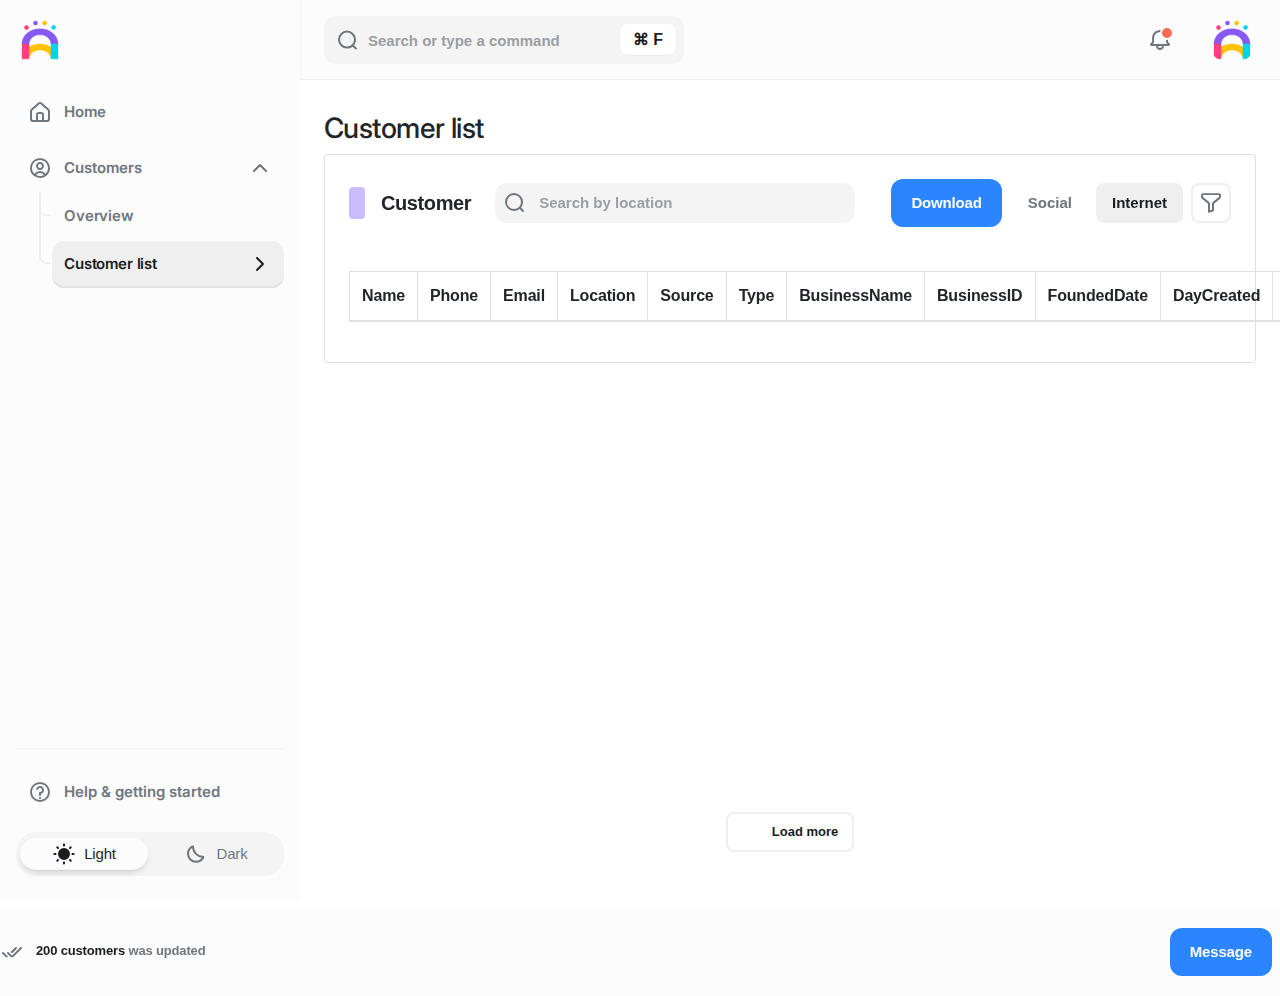
<file: customer-list.html>
<!DOCTYPE html>
<html lang="en">
  <head>
    <meta charset="utf-8">
    <title>Customer List</title>
    <meta http-equiv="X-UA-Compatible" content="IE=Edge">
    <meta name="viewport" content="width=device-width, initial-scale=1, maximum-scale=1.0, user-scalable=no">
    <meta name="format-detection" content="telephone=no">
    <link rel="icon" type="image/png" sizes="32x32" href="img/logo.png">
    <link rel="icon" type="image/png" sizes="16x16" href="img/logo.png">
    <link rel="manifest" href="img/site.webmanifest">
    <link rel="mask-icon" href="img/safari-pinned-tab.svg" color="#5bbad5">
    <meta name="msapplication-TileColor" content="#da532c">
    <meta name="theme-color" content="#ffffff">
    <meta name="description" content="Customer list - MHData - Meow House Technology - Meow House VN">
    <link rel="preconnect" href="https://fonts.googleapis.com">
    <link rel="preconnect" href="https://fonts.gstatic.com" crossorigin>
    <link href="https://fonts.googleapis.com/css2?family=Inter:wght@500;600;700&amp;display=swap" rel="stylesheet">
    <link rel="stylesheet" href="//netdna.bootstrapcdn.com/font-awesome/4.7.0/css/font-awesome.min.css">
    <link rel="stylesheet" media="all" href="css/app.min.css">
    <link rel="stylesheet" href="https://stackpath.bootstrapcdn.com/bootstrap/4.3.1/css/bootstrap.min.css"
      integrity="sha384-ggOyR0iXCbMQv3Xipma34MD+dH/1fQ784/j6cY/iJTQUOhcWr7x9JvoRxT2MZw1T" crossorigin="anonymous">
    <script>
      var viewportmeta = document.querySelector('meta[name="viewport"]');
      if (viewportmeta) {
        if (screen.width < 375) {
          var newScale = screen.width / 375;
          viewportmeta.content = 'width=375, minimum-scale=' + newScale + ', maximum-scale=1.0, user-scalable=no, initial-scale=' + newScale + '';
        } else {
          viewportmeta.content = 'width=device-width, maximum-scale=1.0, initial-scale=1.0';
        }
      }
    </script>
  </head>
  <body>

    <script src="https://code.jquery.com/jquery-3.3.1.slim.min.js"
      integrity="sha384-q8i/X+965DzO0rT7abK41JStQIAqVgRVzpbzo5smXKp4YfRvH+8abtTE1Pi6jizo" crossorigin="anonymous"></script>
    
    <script src="https://cdnjs.cloudflare.com/ajax/libs/popper.js/1.14.7/umd/popper.min.js"
      integrity="sha384-UO2eT0CpHqdSJQ6hJty5KVphtPhzWj9WO1clHTMGa3JDZwrnQq4sF86dIHNDz0W1" crossorigin="anonymous"></script>
    
    <script src="https://stackpath.bootstrapcdn.com/bootstrap/4.3.1/js/bootstrap.min.js"
      integrity="sha384-JjSmVgyd0p3pXB1rRibZUAYoIIy6OrQ6VrjIEaFf/nJGzIxFDsf4x0xIM+B07jRM" crossorigin="anonymous"></script>
    <script>
      console.log(localStorage.getItem('darkMode'));
      if (localStorage.getItem('darkMode') === "on") {
        document.body.classList.add("dark");
        document.addEventListener("DOMContentLoaded", function() {
          document.querySelector('.js-theme input').checked = true;
        });
      }
    </script>
    <!-- page-->
    <div class="page">
      <!-- header-->
      <header class="header" data-id="#header">
        <button class="header__burger"></button>
        <div class="search">
          <div class="search__head">
            <button class="search__start">
              <svg class="icon icon-search">
                <use xlink:href="#icon-search"></use>
              </svg>
            </button>
            <button class="search__direction">
              <svg class="icon icon-arrow-left">
                <use xlink:href="#icon-arrow-left"></use>
              </svg>
            </button>
            <input class="search__input" type="text" placeholder="Search or type a command">
            <button class="search__result">⌘ F</button>
            <button class="search__close">
              <svg class="icon icon-close-circle">
                <use xlink:href="#icon-close-circle"></use>
              </svg>
            </button>
          </div>
          <div class="search__body">
            <div class="search__box">
              <div class="search__category">Suggestions</div>
              <div class="search__list">
                  <a class="search__suggestion" href="#" data-popup=".js-popup-product">
                      <div class="search__icon">
                          <svg class="icon icon-photos">
                              <use xlink:href="#icon-photos"></use>
                          </svg>
                      </div>
                      <div class="search__details">
                          <div class="search__title">Data by location</div>
                          <div class="search__content">Data in Ho Chi Minh city</div>
                      </div>
                      <div class="search__arrow">
                          <svg class="icon icon-arrow-next">
                              <use xlink:href="#icon-arrow-next"></use>
                          </svg>
                      </div>
                  </a>
                  <a class="search__suggestion" href="#" data-popup=".js-popup-product">
                  </a>
              </div>
            </div>
          </div>
        </div>
        <button class="header__search">
          <svg class="icon icon-search">
            <use xlink:href="#icon-search"></use>
          </svg>
        </button>
                  <div class="header__control">
          <div class="header__item header__item_messages">
            <div class="header__body">
              <div class="header__top">
              </div>
            </div>
          </div>

          <div class="header__item header__item_notifications">
            <button class="header__head active">
              <svg class="icon icon-notification">
                <use xlink:href="#icon-notification"></use>
              </svg>
            </button>
            <div class="header__body">
              <div class="header__top">
                <div class="header__title">Notification</div>
                <div class="actions actions_small">
                  <button class="actions__button">
                    <svg class="icon icon-more-horizontal">
                      <use xlink:href="#icon-more-horizontal"></use>
                    </svg>
                  </button>
                  <div class="actions__body">
                    <button class="actions__option">
                      <svg class="icon icon-check">
                        <use xlink:href="#icon-check"></use>
                      </svg>Mark as read
                    </button>
                    <button class="actions__option">
                      <svg class="icon icon-trash">
                        <use xlink:href="#icon-trash"></use>
                      </svg>Delete notifications
                    </button>
                  </div>
                </div>
              </div>

              <div class="header__list">
                  <a class="header__notification new" href="notification.html">
                  <div class="header__avatar">
                    <div class="header__icon" style="background-color: #2A85FF;"><img src="img/content/message.svg" alt="Status"></div>
                  </div>
                  <div class="header__details">
                    <div class="header__content">140 customers <strong> was updated</strong></div>
                  </div>
                  </a>
                  </div><a class="button header__button" href="notification.html">See all notifications</a>
            </div>
          </div>

          <div class="header__item header__item_user">
            <button class="header__head"><img src="img/logo.png" alt="Avatar"></button>
            <div class="header__body">
              <div class="header__nav"><a class="header__link" href="shop.html">Profile</a><a class="header__link" href="settings.html">Edit profile</a></div>
              <div class="header__nav"><a class="header__link color" href="upgrade-to-pro.html">
                  <svg class="icon icon-leaderboard">
                    <use xlink:href="#icon-leaderboard"></use>
                  </svg>Upgrade to Pro</a></div>
              <div class="header__nav"><a class="header__link" href="settings.html">Account settings</a><a class="header__link" href="#">Log out</a></div>
            </div>
          </div>
        </div>
      </header>
      <!-- sidebar-->
      <div class="sidebar">
        <button class="sidebar__close">
          <svg class="icon icon-close">
            <use xlink:href="#icon-close"></use>
          </svg>
        </button><a class="sidebar__logo" href="index.html"><img class="some-icon" src="img/logo.png" alt="Core"><img class="some-icon-dark" src="img/logo.png" alt="Core"></a>
        <div class="sidebar__menu"><a class="sidebar__item" href="index.html">
            <svg class="icon icon-home">
              <use xlink:href="#icon-home"></use>
            </svg>Home</a>

          <div class="sidebar__item sidebar__item_dropdown visible">
            <button class="sidebar__head">
              <svg class="icon icon-profile-circle">
                <use xlink:href="#icon-profile-circle"></use>
              </svg>Customers
              <svg class="icon icon-arrow-down">
                <use xlink:href="#icon-arrow-down"></use>
              </svg>
            </button>
            <div class="sidebar__body"><a class="sidebar__link" href="">Overview
                <svg class="icon icon-arrow-next">
                  <use xlink:href="#icon-arrow-next"></use>
                </svg></a><a class="sidebar__link active" href="">Customer list
                <svg class="icon icon-arrow-next">
                  <use xlink:href="#icon-arrow-next"></use>
                </svg></a></div>
          </div>
        </div>

        <button class="sidebar__toggle">
          <svg class="icon icon-arrow-right">
            <use xlink:href="#icon-arrow-right"></use>
          </svg>
          <svg class="icon icon-close">
            <use xlink:href="#icon-close"></use>
          </svg>
        </button>

        <div class="sidebar__foot">
          <button class="sidebar__help">
            <svg class="icon icon-help">
              <use xlink:href="#icon-help"></use>
            </svg>Help & getting started
          </button>
          <label class="theme js-theme">
            <input class="theme__input" type="checkbox"/><span class="theme__inner"><span class="theme__box">
                <svg class="icon icon-sun">
                  <use xlink:href="#icon-sun"></use>
                </svg>Light</span><span class="theme__box">
                <svg class="icon icon-moon">
                  <use xlink:href="#icon-moon"></use>
                </svg>Dark</span></span>
          </label>
        </div>
      </div>

      <div class="overlay"></div>
      <!-- help-->
      <div class="help">
        <div class="help__head">
          <svg class="icon icon-help">
            <use xlink:href="#icon-help"></use>
          </svg>Help & getting started
          <button class="help__close">
            <svg class="icon icon-close">
              <use xlink:href="#icon-close"></use>
            </svg>
          </button>
        </div>
        <div class="help__list">
            <a class="help__item" data-fancybox href="guidelines.html" data-caption="Use guidelines">
                <div class="help__details">
                    <div class="help__title">Use guidelines</div>
                    <div class="help__line">
                    </div>
                </div>
            </a>
            <a class="help__item" data-fancybox href="https://www.facebook.com/meowhousevn/" data-caption="Help Center">
                  <div class="help__details">
                      <div class="help__title">Help Center</div>
                      <div class="help__line">
                      </div>
                  </div>
            </a>
        </div>
        <div class="help__menu"><a class="help__link" href="https://www.facebook.com/meowhousevn/">
            <svg class="icon icon-message">
              <use xlink:href="#icon-message"></use>
            </svg>Message center
            </a></div>
      </div>


      <div class="overlay"></div>
      <!-- inner-->
      <div class="page__inner">
        <div class="page__container">
          <div class="page__title h3">Customer list</div>
          <div class="customer card">
            <div class="card__head">
              <div class="title-purple card__title">Customer</div>
              <form class="form">
                <input class="form__input" type="text" name="search" placeholder="Search by location" required="required" autocomplete="off"/>
                <button class="form__button">
                  <svg class="icon icon-search">
                    <use xlink:href="#icon-search"></use>
                  </svg>
                </button>
              </form>
                <div class="header__control" style="padding-right: 10px"><a class="button header__button" href="/products-add.html">
                <span>Download</span></a> </div>

              <div class="card__nav">
                <button class="card__link">Social</button>
                <button class="card__link active">Internet</button>
              </div>
              <div class="filters">
                <button class="button-square-stroke button-small filters__head">
                  <svg class="icon icon-filter">
                    <use xlink:href="#icon-filter"></use>
                  </svg>
                </button>
                <div class="filters__body">
                  <div class="filters__top">
                    <div class="title-red filters__title">Customer Filter</div>
                    <button class="filters__close">
                      <svg class="icon icon-close">
                        <use xlink:href="#icon-close"></use>
                      </svg>
                    </button>
                  </div>
                  <form class="form">
                    <input class="form__input" type="text" name="search" placeholder="Search for customers" required="required" autocomplete="off"/>
                    <button class="form__button">
                      <svg class="icon icon-search">
                        <use xlink:href="#icon-search"></use>
                      </svg>
                    </button>
                  </form>
                  <div class="filters__group">
                    <div class="filters__item">
                      <div class="field">
                        <div class="field__label">Sort by</div>
                        <div class="field__wrap">
                          <select class="select">
                            <option>New</option>
                            <option>Last 30 days</option>
                            <option>All time</option>
                          </select>
                        </div>
                      </div>
                    </div>
                    <div class="filters__item">
                      <div class="filters__label">Showing</div>
                      <div class="filters__list">
                        <label class="checkbox checkbox_reverse">
                          <input class="checkbox__input" type="checkbox"><span class="checkbox__inner"><span class="checkbox__tick"></span><span class="checkbox__text">Ho Chi Minh</span></span>
                        </label>
                        <label class="checkbox checkbox_reverse">
                          <input class="checkbox__input" type="checkbox" checked><span class="checkbox__inner"><span class="checkbox__tick"></span><span class="checkbox__text">Hanoi</span></span>
                        </label>
                        <label class="checkbox checkbox_reverse">
                          <input class="checkbox__input" type="checkbox" checked><span class="checkbox__inner"><span class="checkbox__tick"></span><span class="checkbox__text">Da Nang</span></span>
                        </label>
                        <label class="checkbox checkbox_reverse">
                          <input class="checkbox__input" type="checkbox"><span class="checkbox__inner"><span class="checkbox__tick"></span><span class="checkbox__text">Binh Dinh</span></span>
                        </label>
                      </div>
                    </div>
<!--                    <div class="filters__item">-->
<!--                      <div class="filters__label">Price</div>-->
<!--                      <div class="filters__range js-slider" data-min="0" data-max="100" data-start="20" data-end="50" data-step="1" data-tooltips="true" data-prefix="$"></div>-->
<!--                    </div>-->
                  </div>
                  <div class="filters__btns">
                    <button class="button-stroke filters__button">Reset</button>
                    <button class="button filters__button">Apply</button>
                  </div>
                </div>
                <div class="filters__overlay"></div>
              </div>
            </div>
            <!-- <div class="customer__inner">
              <div class="customer__container">
                <div class="customer__wrapper">
                  <div class="customer__table">
                    <div class="customer__row">
                      <div class="customer__col">
                        <label class="checkbox">
                          <input class="checkbox__input" type="checkbox"><span class="checkbox__inner"><span class="checkbox__tick"></span></span>
                        </label>
                        <div>
                        <div class="customer__col">Name</div>
                        <div class="customer__col">Phone</div>
                        <div class="customer__col">Email</div>
                        <div class="customer__col">Location</div>
                        <div class="customer__col">Source</div>
                        <div class="customer__col">Type</div>
                        <div class="customer__col">Business Name</div>
                        <div class="customer__col">Business ID</div>
                        <div class="customer__col">Founded Date</div>
                        <div class="customer__col">Day Created</div>
                        <div class="customer__col">Day Modified</div>
                      </div>
                                  <div class="customer__container">
                                      <div class="customer__col">
                                        <label class="checkbox">
                                          <input class="checkbox__input" type="checkbox"><span class="checkbox__inner"><span
                                              class="checkbox__tick"></span></span>
                                        </label>
                                      </div>
                                      <div class="customer__col">
                                        <div class="customer__item">
                                          <div class="customer__description">
                                            <div class="customer__user">MH000002</div>
                                          </div>
                                        </div>
                                      </div>
                                      <div class="customer__col">
                                        <div class="customer__user">Internet</div>
                                      </div>
                                      <div class="customer__col">
                                        <div class="status-green-dark customer__user">Business</div>
                                      </div>
                                      <div class="customer__col">
                                        <div class=" customer__user">Ho Chi Minh city</div>
                                      </div>
                                      <div class="customer__col">
                                        <div class="customer__user">21/07/2022</div>
                                      </div>
                                      <div class="customer__col">
                                        <div class="customer__user">21/07/2022</div>
                                      </div>
                                  </div> -->
                                  <table class="table table-bordered" id="table-customerList">
                                    <thead>
                                      <tr>
                                        <th scope="col">Name</th>
                                        <th scope="col">Phone</th>
                                        <th scope="col">Email</th>
                                        <th scope="col">Location</th>
                                        <th scope="col">Source</th>
                                        <th scope="col">Type</th>
                                        <th scope="col">BusinessName</th>
                                        <th scope="col">BusinessID</th>
                                        <th scope="col">FoundedDate</th>
                                        <th scope="col">DayCreated</th>
                                        <th scope="col">DayModified</th>
                                      </tr>
                                    </thead>
                                    <div class="customer__list">
                                        <tbody>
                                            <!-- <tr>
                                              <th scope="row">Hung</th>
                                              <td>13123123</td>
                                              <td>hung@gmail.com</td>
                                              <td>@http</td>
                                              <td>Business</td>
                                              <td>12</td>
                                              <td>12/09/2023</td>
                                              <td>12/09/2023</td>
                                              <td>12/09/2023</td>
                                              <td>12/09/2023</td>
                                            </tr> -->
                                        </tbody>
                                      </div>
                                    </div>
                                  </table>


                                  

                                        

                                        <!-- <div class="customer__row">
                                          <div class="customer__col">
                                            <label class="checkbox">
                                              <input class="checkbox__input" type="checkbox"><span class="checkbox__inner"><span class="checkbox__tick"></span></span>
                                            </label>
                                          </div>
                                          <div class="customer__col">
                                            <div class="customer__item">
                                              <div class="customer__description">
                                                <div class="customer__user">MH000002</div>
                                              </div>
                                            </div>
                                          </div>
                                          <div class="customer__col">
                                            <div class="customer__user">Internet</div>
                                          </div>
                                          <div class="customer__col">
                                            <div class="status-green-dark customer__user">Business</div>
                                          </div>
                                          <div class="customer__col">
                                            <div class=" customer__user">Ho Chi Minh city</div>
                                          </div>
                                          <div class="customer__col">
                                            <div class="customer__user">21/07/2022</div>
                                          </div>
                                          <div class="customer__col">
                                            <div class="customer__user">21/07/2022</div>
                                          </div>
                                        </div>


                                        <div class="customer__row">
                                          <div class="customer__col">
                                            <label class="checkbox">
                                              <input class="checkbox__input" type="checkbox"><span class="checkbox__inner"><span class="checkbox__tick"></span></span>
                                            </label>
                                          </div>
                                          <div class="customer__col">
                                            <div class="customer__item">
                                              <div class="customer__description">
                                                <div class="customer__user">MH000003</div>
                                              </div>
                                            </div>
                                          </div>
                                          <div class="customer__col">
                                            <div class="customer__user">Internet</div>
                                          </div>
                                          <div class="customer__col">
                                            <div class="status-green-dark customer__user">Business</div>
                                          </div>
                                          <div class="customer__col">
                                            <div class=" customer__user">Ho Chi Minh city</div>
                                          </div>
                                          <div class="customer__col">
                                            <div class="customer__user">21/07/2022</div>
                                          </div>
                                          <div class="customer__col">
                                            <div class="customer__user">21/07/2022</div>
                                          </div>
                                        </div>


                                        <div class="customer__row">
                                          <div class="customer__col">
                                            <label class="checkbox">
                                              <input class="checkbox__input" type="checkbox"><span class="checkbox__inner"><span class="checkbox__tick"></span></span>
                                            </label>
                                          </div>
                                          <div class="customer__col">
                                            <div class="customer__item">
                                              <div class="customer__description">
                                                <div class="customer__user">MH000004</div>
                                              </div>
                                            </div>
                                          </div>
                                          <div class="customer__col">
                                            <div class="customer__user">Internet</div>
                                          </div>
                                          <div class="customer__col">
                                            <div class="status-green-dark customer__user">Business</div>
                                          </div>
                                          <div class="customer__col">
                                            <div class=" customer__user">Ho Chi Minh city</div>
                                          </div>
                                          <div class="customer__col">
                                            <div class="customer__user">21/07/2022</div>
                                          </div>
                                          <div class="customer__col">
                                            <div class="customer__user">21/07/2022</div>
                                          </div>
                                        </div>


                                        <div class="customer__row">
                                          <div class="customer__col">
                                            <label class="checkbox">
                                              <input class="checkbox__input" type="checkbox"><span class="checkbox__inner"><span class="checkbox__tick"></span></span>
                                            </label>
                                          </div>
                                          <div class="customer__col">
                                            <div class="customer__item">
                                              <div class="customer__description">
                                                <div class="customer__user">MH000005</div>
                                              </div>
                                            </div>
                                          </div>
                                          <div class="customer__col">
                                            <div class="customer__user">Internet</div>
                                          </div>
                                          <div class="customer__col">
                                            <div class="status-green-dark customer__user">Business</div>
                                          </div>
                                          <div class="customer__col">
                                            <div class=" customer__user">Ho Chi Minh city</div>
                                          </div>
                                          <div class="customer__col">
                                            <div class="customer__user">21/07/2022</div>
                                          </div>
                                          <div class="customer__col">
                                            <div class="customer__user">21/07/2022</div>
                                          </div>
                                        </div>

                                        <div class="customer__row">
                                          <div class="customer__col">
                                            <label class="checkbox">
                                              <input class="checkbox__input" type="checkbox"><span class="checkbox__inner"><span class="checkbox__tick"></span></span>
                                            </label>
                                          </div>
                                          <div class="customer__col">
                                            <div class="customer__item">
                                              <div class="customer__description">
                                                <div class="customer__user">MH000006</div>
                                              </div>
                                            </div>
                                          </div>
                                          <div class="customer__col">
                                            <div class="customer__user">Social</div>
                                          </div>
                                          <div class="customer__col">
                                            <div class="status-green-dark customer__user">User</div>
                                          </div>
                                          <div class="customer__col">
                                            <div class=" customer__user">Ho Chi Minh city</div>
                                          </div>
                                          <div class="customer__col">
                                            <div class="customer__user">21/07/2022</div>
                                          </div>
                                          <div class="customer__col">
                                            <div class="customer__user">21/07/2022</div>
                                          </div>
                                        </div>

                                        <div class="customer__row">
                                          <div class="customer__col">
                                            <label class="checkbox">
                                              <input class="checkbox__input" type="checkbox"><span class="checkbox__inner"><span class="checkbox__tick"></span></span>
                                            </label>
                                          </div>
                                          <div class="customer__col">
                                            <div class="customer__item">
                                              <div class="customer__description">
                                                <div class="customer__user">MH000007</div>
                                              </div>
                                            </div>
                                          </div>
                                          <div class="customer__col">
                                            <div class="customer__user">Social</div>
                                          </div>
                                          <div class="customer__col">
                                            <div class="status-green-dark customer__user">User</div>
                                          </div>
                                          <div class="customer__col">
                                            <div class=" customer__user">Ho Chi Minh city</div>
                                          </div>
                                          <div class="customer__col">
                                            <div class="customer__user">21/07/2022</div>
                                          </div>
                                          <div class="customer__col">
                                            <div class="customer__user">21/07/2022</div>
                                          </div>
                                        </div>

                                        <div class="customer__row">
                                          <div class="customer__col">
                                            <label class="checkbox">
                                              <input class="checkbox__input" type="checkbox"><span class="checkbox__inner"><span class="checkbox__tick"></span></span>
                                            </label>
                                          </div>
                                          <div class="customer__col">
                                            <div class="customer__item">
                                              <div class="customer__description">
                                                <div class="customer__user">MH000008</div>
                                              </div>
                                            </div>
                                          </div>
                                          <div class="customer__col">
                                            <div class="customer__user">Social</div>
                                          </div>
                                          <div class="customer__col">
                                            <div class="status-green-dark customer__user">User</div>
                                          </div>
                                          <div class="customer__col">
                                            <div class=" customer__user">Ho Chi Minh city</div>
                                          </div>
                                          <div class="customer__col">
                                            <div class="customer__user">21/07/2022</div>
                                          </div>
                                          <div class="customer__col">
                                            <div class="customer__user">21/07/2022</div>
                                          </div>
                                        </div>

                                         <div class="customer__row">
                                          <div class="customer__col">
                                            <label class="checkbox">
                                              <input class="checkbox__input" type="checkbox"><span class="checkbox__inner"><span class="checkbox__tick"></span></span>
                                            </label>
                                          </div>
                                          <div class="customer__col">
                                            <div class="customer__item">
                                              <div class="customer__description">
                                                <div class="customer__user">MH000009</div>
                                              </div>
                                            </div>
                                          </div>
                                          <div class="customer__col">
                                            <div class="customer__user">Internet</div>
                                          </div>
                                          <div class="customer__col">
                                            <div class="status-green-dark customer__user">Business</div>
                                          </div>
                                          <div class="customer__col">
                                            <div class=" customer__user">Hanoi</div>
                                          </div>
                                          <div class="customer__col">
                                            <div class="customer__user">21/07/2022</div>
                                          </div>
                                          <div class="customer__col">
                                            <div class="customer__user">21/07/2022</div>
                                          </div>
                                        </div>

                                        <div class="customer__row">
                                          <div class="customer__col">
                                            <label class="checkbox">
                                              <input class="checkbox__input" type="checkbox"><span class="checkbox__inner"><span class="checkbox__tick"></span></span>
                                            </label>
                                          </div>
                                          <div class="customer__col">
                                            <div class="customer__item">
                                              <div class="customer__description">
                                                <div class="customer__user">MH000010</div>
                                              </div>
                                            </div>
                                          </div>
                                          <div class="customer__col">
                                            <div class="customer__user">Social</div>
                                          </div>
                                          <div class="customer__col">
                                            <div class="status-green-dark customer__user">User</div>
                                          </div>
                                          <div class="customer__col">
                                            <div class=" customer__user">Hanoi</div>
                                          </div>
                                          <div class="customer__col">
                                            <div class="customer__user">21/07/2022</div>
                                          </div>
                                          <div class="customer__col">
                                            <div class="customer__user">21/07/2022</div>
                                          </div>
                                        </div> -->

                  </div>
                </div>
                <div class="customer__foot">
                  <button class="button-stroke button-small customer__button">
                    <div class="loader"></div><span>Load more</span>
                  </button>
                </div>
              </div>

              <div class="customer__details details">
                <button class="details__close">
                  <svg class="icon icon-close">
                    <use xlink:href="#icon-close"></use>
                  </svg>
                </button>
                <div class="details__head">
                  <div class="details__user">
                    <div class="details__wrap">
                      <div class="details__man">MH000001</div>
                      <div class="details__login">@business</div>
                    </div>
                  </div>
                  <div class="details__btns">
                    <button class="button-stroke details__button"><span>Calling</span>
                    </button><a class="button details__button" href="#"><span>Message</span>
                      <svg class="icon icon-message">
                        <use xlink:href="#icon-message"></use>
                      </svg></a>
                      <button class="button-stroke details__button"><span>Email</span>
                      </button>

                  </div>
                </div>
                <div class="editor">
                  <div class="editor__label">Customer Information
                    <div class="tooltip" title="Customer Information Details">
                      <svg class="icon icon-info">
                        <use xlink:href="#icon-info"></use>
                      </svg>
                    </div>
                  </div>
                </div>
                <div class="details__group">
                    <div class="details__user">Name: TRẦN ĐÌNH THANH</div>
                    <div class="details__user">Phone:  0862998379</div>
                    <div class="details__user">Email: NA</div>
                    <div class="details__user">Location: Binh Dinh</div>
                    <div class="details__user">Source: Internet</div>
                    <div class="details__user">Type: Business</div>
                    <div class="details__user">Business name: TNHH THÀNH LONG TG</div>
                    <div class="details__user">Business ID: 4101614028</div>
                    <div class="details__user">FoundedDate: 19/04/2022</div>
                    <div class="details__user">DayCreated: 21/07/2022</div>
                    <div class="details__user">DayModified: 21/07/2022</div>

                  <div class="details__socials">
                      <a class="details__social" href="https://www.instagram.com/" target="_blank">
                      <svg class="icon icon-instagram">
                        <use xlink:href="#icon-instagram"></use>
                      </svg></a>
                      <a class="details__social" href="https://www.facebook.com/" target="_blank">
                      <svg class="icon icon-facebook">
                        <use xlink:href="#icon-facebook"></use>
                      </svg></a></div>
                    <div class="panel__btns"><a class="button panel__button" href="#">Download</a></div>
                </div>
              </div>
            </div>
          </div>
          <div class="panel tablet-hide">
            <div class="panel__info">
              <svg class="icon icon-check-all">
                <use xlink:href="#icon-check-all"></use>
              </svg><span>200 customers</span> was updated
            </div>
            <div class="panel__btns"><a class="button panel__button" href="https://www.facebook.com/meowhousevn">Message</a></div>
          </div>
        </div>
      </div>

      <div class="popup popup_share js-popup js-popup-share">
        <div class="popup__overlay js-popup-overlay"></div>
        <div class="popup__wrap js-popup-wrap">
          <div class="share">
            <div class="share__head">
              <div class="title-red share__title">Share this product</div>
            </div>
            <div class="share__field">
              <div class="share__icon">
                <svg class="icon icon-link">
                  <use xlink:href="#icon-link"></use>
                </svg>
              </div>
              <input class="share__input" type="text" name="site" value="https://ui8.net/feel-travel">
              <button class="share__copy">Copy</button>
            </div>
            <div class="share__preview"><img src="img/content/photo-1.jpeg" alt="Share"></div>
            <div class="share__btns"><a class="button-stroke share__button" href="https://www.facebook.com/meowhousevn/" target="_blank">
                <svg class="icon icon-facebook">
                  <use xlink:href="#icon-facebook"></use>
                </svg></a><a class="button-stroke share__button" href="#" target="_blank">
                <svg class="icon icon-twitter">
                  <use xlink:href="#icon-twitter"></use>
                </svg></a><a class="button-stroke share__button" href="https://www.instagram.com/meowhousevn/" target="_blank">
                <svg class="icon icon-instagram">
                  <use xlink:href="#icon-instagram"></use>
                </svg></a></div>
          </div>
          <button class="popup__close js-popup-close">
            <svg class="icon icon-close">
              <use xlink:href="#icon-close"></use>
            </svg>
          </button>
        </div>
      </div>

    </div>
    <!-- scripts-->
    <script src="js/lib/jquery.min.js"></script>
    <script src="js/lib/slick.min.js"></script>
    <script src="js/lib/jquery.nice-select.min.js"></script>
    <script src="js/lib/tooltipster.bundle.min.js"></script>
    <script src="js/lib/apexcharts.min.js"></script>
    <script src="js/lib/jquery.richtext.min.js"></script>
    <script src="js/lib/jquery.fancybox.min.js"></script>
    <script src="js/lib/jQuery.tagify.min.js"></script>
    <script src="js/lib/moment.min.js"></script>
    <script src="js/lib/jquery.daterangepicker.min.js"></script>
    <script src="js/lib/nouislider.min.js"></script>
    <script src="js/lib/wNumb.js"></script>
    <script src="js/charts.js"></script>
    <script src="js/demo.js"></script>
    <script src="js/app.js"></script>
    <!-- svg sprite-->
    <div style="display: none"><svg width="0" height="0">
<symbol xmlns="http://www.w3.org/2000/svg" viewBox="0 0 16 16" id="icon-sun">
<path d="M8.002 12a4 4 0 1 0 0-8 4 4 0 1 0 0 8zM7.999 1c.368 0 .667.298.667.667v.667a.67.67 0 0 1-.667.667c-.368 0-.667-.298-.667-.667v-.667c0-.368.298-.667.667-.667zm0 12c.368 0 .667.298.667.667v.665a.67.67 0 0 1-.667.667c-.368 0-.667-.298-.667-.667v-.665c0-.368.298-.667.667-.667zM1 7.999c0-.368.298-.667.667-.667h.667c.368 0 .667.298.667.667s-.298.667-.667.667h-.667c-.368 0-.667-.298-.667-.667zm12 0c0-.368.298-.667.667-.667h.664c.368 0 .667.298.667.667s-.298.667-.667.667h-.664c-.368 0-.667-.298-.667-.667zm-9.95 4.949a.67.67 0 0 1 0-.943l.471-.471a.67.67 0 0 1 .943 0c.261.26.26.682 0 .943l-.471.471a.67.67 0 0 1-.943 0zm8.485-8.485a.67.67 0 0 1 0-.943l.47-.47a.67.67 0 0 1 .943 0c.261.26.26.682 0 .943l-.47.47a.67.67 0 0 1-.943 0zM3.05 3.05a.67.67 0 0 1 .943 0l.471.471a.67.67 0 0 1 0 .943c-.26.261-.682.26-.943 0l-.471-.471a.67.67 0 0 1 0-.943zm8.485 8.485a.67.67 0 0 1 .943 0l.47.47a.67.67 0 0 1 0 .943c-.26.261-.682.26-.943 0l-.47-.47a.67.67 0 0 1 0-.943z"></path>
</symbol>
<symbol xmlns="http://www.w3.org/2000/svg" viewBox="0 0 16 16" id="icon-moon">
<path d="M5.377 4.017c-1.235.841-2.044 2.257-2.044 3.861A4.67 4.67 0 0 0 8 12.544c1.603 0 3.02-.809 3.861-2.044a7.34 7.34 0 0 1-6.484-6.484zm7.29 5.194c.577 0 1.075.509.846 1.039-.92 2.134-3.042 3.628-5.513 3.628a6 6 0 0 1-6-6c0-2.471 1.494-4.593 3.628-5.513.53-.228 1.039.269 1.039.846a6 6 0 0 0 6 6z"></path>
</symbol>
<symbol xmlns="http://www.w3.org/2000/svg" viewBox="0 0 16 16" id="icon-arrow-down">
<path d="M4.471 5.528c-.26-.26-.682-.26-.943 0s-.26.682 0 .943l.943-.943zM8 10l-.471.471c.26.26.682.26.943 0L8 10zm4.471-3.529c.26-.26.26-.682 0-.943s-.682-.26-.943 0l.943.943zm-8.943 0l4 4 .943-.943-4-4-.943.943zm4.943 4l4-4-.943-.943-4 4 .943.943z"></path>
</symbol>
<symbol xmlns="http://www.w3.org/2000/svg" viewBox="0 0 16 16" id="icon-arrow-next">
<path d="M5.528 11.528c-.26.26-.26.682 0 .943s.682.26.943 0l-.943-.943zM10 8l.471.471c.26-.26.26-.682 0-.943L10 8zM6.471 3.528c-.26-.26-.682-.26-.943 0s-.26.682 0 .943l.943-.943zm0 8.943l4-4-.943-.943-4 4 .943.943zm4-4.943l-4-4-.943.943 4 4 .943-.943z"></path>
</symbol>
<symbol xmlns="http://www.w3.org/2000/svg" viewBox="0 0 16 16" id="icon-arrow-left">
<path d="M7.138 11.862c.26.26.26.682 0 .943s-.682.26-.943 0L2.334 8.943c-.521-.521-.521-1.365 0-1.886l3.862-3.862c.26-.26.682-.26.943 0s.26.682 0 .943L3.943 7.333h9.39c.368 0 .667.298.667.667s-.298.667-.667.667h-9.39l3.195 3.195z"></path>
</symbol>
<symbol xmlns="http://www.w3.org/2000/svg" viewBox="0 0 16 16" id="icon-arrow-right">
<path d="M8.862 11.862c-.26.26-.26.682 0 .943s.682.26.943 0l3.862-3.862c.521-.521.521-1.365 0-1.886L9.805 3.195c-.26-.26-.682-.26-.943 0s-.26.682 0 .943l3.195 3.195H2.667C2.298 7.333 2 7.632 2 8s.298.667.667.667h9.391l-3.195 3.195z"></path>
</symbol>
<symbol xmlns="http://www.w3.org/2000/svg" viewBox="0 0 16 16" id="icon-arrow-bottom">
<path d="M8 1a1 1 0 0 1 .993.883L9 2v9.585l3.293-3.292.094-.081a1 1 0 0 1 1.32 1.495h0v-.001l-4.991 4.993c-.029.03-.061.059-.094.085l-.04.03-.062.041-.027.016-.078.04-.033.014-.067.025-.051.015-.06.015-.053.009-.063.008-.053.003L8 15l-.033-.001-.052-.003L8 15a1.01 1.01 0 0 1-.148-.011l-.054-.01-.058-.013-.052-.016-.069-.025-.033-.015-.07-.035-.039-.023-.063-.042a1.02 1.02 0 0 1-.12-.103l.09.08c-.035-.027-.068-.057-.099-.089L2.293 9.707l-.081-.088a1 1 0 0 1 .522-1.599 1 1 0 0 1 .973.273h0L7 11.585V2a1 1 0 0 1 1-1z"></path>
</symbol>
<symbol xmlns="http://www.w3.org/2000/svg" viewBox="0 0 16 16" id="icon-arrow-top">
<path d="M8 1h.019l.07.004L8 1a1.01 1.01 0 0 1 .149.011l.053.01.061.014.05.015.069.025.032.014.079.04.027.016.063.041c.043.031.085.067.125.106l-.085-.076.085.076 5 5a1 1 0 0 1-1.414 1.414h0 0L9 4.413V14a1 1 0 0 1-1.993.117L7 14V4.413L3.707 7.707l-.088.081a1 1 0 0 1-1.599-.522 1 1 0 0 1 .273-.973h0l5-5 .082-.073.039-.03.062-.042.04-.024.069-.035.034-.015.067-.025.054-.016.056-.014.056-.01.059-.007.07-.004z"></path>
</symbol>
<symbol xmlns="http://www.w3.org/2000/svg" viewBox="0 0 16 16" id="icon-arrows-up-down">
<path d="M11.5 2.666c.368 0 .667.298.667.667h0v8.057l1.529-1.529c.26-.26.682-.26.943 0s.26.682 0 .943h0L12.443 13c-.521.521-1.365.521-1.886 0h0l-2.195-2.195c-.26-.26-.26-.682 0-.943s.682-.26.943 0h0l1.529 1.529V3.333c0-.368.298-.667.667-.667zM5.776 3l2.195 2.195c.26.26.26.682 0 .943s-.682.26-.943 0L5.5 4.609v8.057c0 .368-.298.667-.667.667s-.667-.298-.667-.667V4.609L2.638 6.138c-.26.26-.682.26-.943 0s-.26-.682 0-.943L3.891 3c.521-.521 1.365-.521 1.886 0z"></path>
</symbol>
<symbol xmlns="http://www.w3.org/2000/svg" viewBox="0 0 16 16" id="icon-store">
<path d="M11.631 1.333a2 2 0 0 1 1.864 1.275h0l1.192 3.065a1.57 1.57 0 0 1-.688 1.935h0v5.059a2 2 0 0 1-2 2h0-8a2 2 0 0 1-2-2h0V7.608a1.57 1.57 0 0 1-.688-1.935h0l1.192-3.065a2 2 0 0 1 1.864-1.275h0zm-6.965 6h-.001l-.467.234c-.274.137-.567.223-.866.258v4.841c0 .368.298.667.667.667h1.333v-2a2 2 0 0 1 2-2h1.333a2 2 0 0 1 2 2v2h1.333c.368 0 .667-.299.667-.667V7.825c-.299-.035-.592-.122-.866-.258l-.468-.234-.428.171c-.795.318-1.681.318-2.476 0l-.429-.171-.429.171c-.795.318-1.681.318-2.476 0l-.428-.171zm4 3.333H7.333c-.368 0-.667.298-.667.667h0v2h2.667v-2c0-.368-.298-.667-.667-.667h0zm2.965-8h-.474l.741 3.459.03.015h0l.468.234c.274.137.588.171.885.097.138-.035.215-.182.163-.315h0l-1.192-3.065c-.1-.256-.346-.425-.621-.425h0zm-6.79 0h-.474c-.275 0-.522.169-.621.425L2.554 6.157c-.052.133.025.28.163.315.297.074.611.04.885-.097l.468-.234.03-.015.741-3.459zm4.952 0H8.666v3.497l.257.103a2 2 0 0 0 1.486 0l.144-.058-.759-3.543zm-2.461 0H6.205l-.759 3.543.144.058a2 2 0 0 0 1.486 0l.257-.103V2.666z"></path>
</symbol>
<symbol xmlns="http://www.w3.org/2000/svg" viewBox="0 0 16 16" id="icon-profile-circle">
<path d="M8 1.333A6.67 6.67 0 0 1 14.666 8a6.65 6.65 0 0 1-2.294 5.033l-.132.112A6.64 6.64 0 0 1 8 14.666a6.64 6.64 0 0 1-4.373-1.634A6.65 6.65 0 0 1 1.333 8 6.67 6.67 0 0 1 8 1.333zm0 10a3.33 3.33 0 0 0-2.642 1.301c.731.418 1.57.667 2.465.697l.16.003h0H8l.172-.003c.897-.028 1.738-.278 2.47-.697A3.33 3.33 0 0 0 8 11.333zm0-8.667C5.054 2.666 2.666 5.054 2.666 8c0 1.505.623 2.864 1.625 3.833A4.66 4.66 0 0 1 8 10a4.66 4.66 0 0 1 3.708 1.833c1.002-.97 1.625-2.329 1.625-3.833 0-2.946-2.388-5.333-5.333-5.333zM8 4c1.473 0 2.667 1.194 2.667 2.667S9.472 9.333 8 9.333 5.333 8.139 5.333 6.666 6.527 4 8 4zm0 1.333c-.736 0-1.333.597-1.333 1.333S7.263 8 8 8s1.333-.597 1.333-1.333S8.736 5.333 8 5.333z"></path>
</symbol>
<symbol xmlns="http://www.w3.org/2000/svg" viewBox="0 0 16 16" id="icon-lightning">
<path d="M10.44 3.711l-.78 2.194h2.443c1.743 0 2.652 2.073 1.471 3.355l-4.657 5.054c-1.475 1.601-4.085.026-3.355-2.025l.78-2.194H3.899c-1.743 0-2.652-2.074-1.471-3.355l4.657-5.054C8.56.084 11.169 1.66 10.44 3.711zM8.065 2.589L3.409 7.644a.67.67 0 0 0 .49 1.118h3.387c.217 0 .42.105.545.282s.156.404.083.608l-1.097 3.084a.67.67 0 0 0 1.118.675l4.656-5.054a.67.67 0 0 0-.49-1.118H8.715c-.217 0-.42-.105-.545-.282s-.156-.404-.083-.608l1.097-3.084a.67.67 0 0 0-1.118-.675z"></path>
</symbol>
<symbol xmlns="http://www.w3.org/2000/svg" viewBox="0 0 16 16" id="icon-plus">
<path d="M8 0a1.6 1.6 0 0 1 1.589 1.413L9.6 1.6v4.8h4.8a1.6 1.6 0 0 1 .187 3.189L14.4 9.6H9.6v4.8a1.6 1.6 0 0 1-3.189.187L6.4 14.4V9.6H1.6a1.6 1.6 0 0 1-.187-3.189L1.6 6.4h4.8V1.6A1.6 1.6 0 0 1 8 0z"></path>
</symbol>
<symbol xmlns="http://www.w3.org/2000/svg" viewBox="0 0 16 16" id="icon-plus-circle">
<path d="M8 1.333A6.67 6.67 0 0 1 14.666 8 6.67 6.67 0 0 1 8 14.666 6.67 6.67 0 0 1 1.333 8 6.67 6.67 0 0 1 8 1.333zm0 1.333C5.054 2.666 2.666 5.054 2.666 8S5.054 13.333 8 13.333 13.333 10.945 13.333 8 10.945 2.666 8 2.666zm0 2c.368 0 .667.298.667.667h0v2h2c.368 0 .667.298.667.667s-.298.667-.667.667h0-2v2c0 .368-.298.667-.667.667s-.667-.298-.667-.667h0v-2h-2c-.368 0-.667-.298-.667-.667s.298-.667.667-.667h0 2v-2c0-.368.298-.667.667-.667z"></path>
</symbol>
<symbol xmlns="http://www.w3.org/2000/svg" viewBox="0 0 16 16" id="icon-pie-chart">
<path d="M6.666 4c.368 0 .667.298.667.667v4h4c.368 0 .667.298.667.667 0 1.055-.313 2.086-.899 2.963s-1.419 1.561-2.394 1.964-2.047.509-3.081.304-1.985-.714-2.731-1.46-1.254-1.696-1.46-2.731-.1-2.107.304-3.081 1.087-1.807 1.964-2.394S5.611 4 6.666 4zM6 5.389a4 4 0 0 0-3.029 2.413 4 4 0 0 0 .867 4.359 4 4 0 0 0 4.359.867A4 4 0 0 0 10.61 10H6.666c-.177 0-.346-.07-.471-.195S6 9.51 6 9.333V5.389zm3.333-4.056c1.414 0 2.771.562 3.771 1.562s1.562 2.357 1.562 3.771c0 .368-.298.667-.667.667H9.333c-.177 0-.346-.07-.471-.195s-.195-.295-.195-.471V2c0-.177.07-.346.195-.471s.295-.195.471-.195zM10 2.722V6h3.277A4 4 0 0 0 10 2.722z"></path>
</symbol>
<symbol xmlns="http://www.w3.org/2000/svg" viewBox="0 0 16 16" id="icon-home">
<path d="M9.338 1.87l4.667 4.2a2 2 0 0 1 .662 1.487v5.109a2 2 0 0 1-2 2H3.333a2 2 0 0 1-2-2V7.557a2 2 0 0 1 .662-1.487l4.667-4.2a2 2 0 0 1 2.676 0zm-.892.991c-.254-.228-.638-.228-.892 0h0l-4.667 4.2c-.14.126-.221.307-.221.496h0v5.109c0 .368.298.667.667.667h0 2V10a2 2 0 0 1 2-2h0 1.333a2 2 0 0 1 2 2h0v3.333h2c.368 0 .667-.298.667-.667h0V7.557c0-.189-.08-.369-.221-.496h0zm.221 6.471H7.333c-.368 0-.667.299-.667.667h0v3.333h2.667V10c0-.368-.298-.667-.667-.667h0z"></path>
</symbol>
<symbol xmlns="http://www.w3.org/2000/svg" viewBox="0 0 16 16" id="icon-diamond">
<path d="M11.213 1.333a2 2 0 0 1 1.609.812h0l1.951 2.644a2 2 0 0 1-.022 2.405h0l-5.164 6.736a2 2 0 0 1-3.174 0h0L1.249 7.194a2 2 0 0 1-.022-2.405h0l1.951-2.644a2 2 0 0 1 1.609-.812h0zm2.263 5.333H2.525l4.946 6.452c.267.348.791.348 1.058 0l4.946-6.452zm-2.263-4H4.787c-.212 0-.411.1-.536.271h0L2.483 5.333h11.035l-1.768-2.396c-.126-.17-.325-.271-.536-.271h0z"></path>
</symbol>
<symbol xmlns="http://www.w3.org/2000/svg" viewBox="0 0 16 16" id="icon-promotion">
<path d="M9.297 1.563l.848.722c.107.091.24.146.379.157l1.11.089a2 2 0 0 1 1.835 1.835l.089 1.11c.011.14.066.273.157.379l.722.848a2 2 0 0 1 0 2.594l-.722.848c-.091.107-.146.24-.157.379l-.089 1.11a2 2 0 0 1-1.835 1.835l-1.11.089c-.14.011-.273.066-.379.157l-.848.722a2 2 0 0 1-2.594 0l-.848-.722c-.107-.091-.24-.146-.379-.157l-1.11-.089a2 2 0 0 1-1.835-1.835l-.089-1.11c-.011-.14-.066-.273-.157-.379l-.722-.848a2 2 0 0 1 0-2.594l.722-.848c.091-.107.146-.24.157-.379l.089-1.11a2 2 0 0 1 1.835-1.835l1.11-.089c.14-.011.273-.066.379-.157l.848-.722a2 2 0 0 1 2.594 0zm-1.73 1.015L6.72 3.3a2 2 0 0 1-1.138.471l-1.11.089c-.326.026-.585.285-.612.612l-.089 1.11A2 2 0 0 1 3.3 6.72l-.722.848c-.212.249-.212.616 0 .865l.722.848a2 2 0 0 1 .471 1.138l.089 1.11c.026.326.285.586.612.612l1.11.089a2 2 0 0 1 1.138.471l.848.722c.249.212.616.212.865 0l.848-.722a2 2 0 0 1 1.138-.471l1.11-.089c.326-.026.585-.285.611-.612l.089-1.11A2 2 0 0 1 12.7 9.28l.722-.848c.212-.249.212-.616 0-.865L12.7 6.72a2 2 0 0 1-.471-1.138l-.089-1.11c-.026-.326-.285-.585-.611-.612l-1.11-.089A2 2 0 0 1 9.28 3.3l-.848-.722c-.249-.212-.616-.212-.865 0zm2.1 6.089a1 1 0 1 1 0 2 1 1 0 1 1 0-2zm.427-3.179c.283.236.321.656.085.939l-3.333 4c-.236.283-.656.321-.939.085s-.321-.656-.085-.939l3.333-4c.236-.283.656-.321.939-.085zm-3.76-.155a1 1 0 1 1 0 2 1 1 0 1 1 0-2z"></path>
</symbol>
<symbol xmlns="http://www.w3.org/2000/svg" viewBox="0 0 16 16" id="icon-help">
<path d="M8 1.333A6.67 6.67 0 0 1 14.666 8 6.67 6.67 0 0 1 8 14.666 6.67 6.67 0 0 1 1.333 8 6.67 6.67 0 0 1 8 1.333zm0 1.333C5.054 2.666 2.666 5.054 2.666 8S5.054 13.333 8 13.333 13.333 10.945 13.333 8 10.945 2.666 8 2.666zm0 8.667c.368 0 .667.298.667.667s-.298.667-.667.667-.667-.298-.667-.667.298-.667.667-.667zM8 4c1.473 0 2.667 1.194 2.667 2.667a2.67 2.67 0 0 1-2 2.583V10c0 .368-.299.667-.667.667s-.667-.298-.667-.667V8.666C7.333 8.298 7.632 8 8 8c.736 0 1.333-.597 1.333-1.333S8.736 5.333 8 5.333c-.58 0-1.074.37-1.258.889-.123.347-.504.529-.851.406s-.529-.504-.406-.851C5.851 4.743 6.838 4 8 4z"></path>
</symbol>
<symbol xmlns="http://www.w3.org/2000/svg" viewBox="0 0 16 16" id="icon-search">
<path d="M7.333 1.333a6 6 0 0 1 6 6c0 1.417-.491 2.719-1.312 3.745h0l1.783 1.783c.26.26.26.682 0 .943s-.682.26-.943 0h0l-1.783-1.783c-1.026.821-2.328 1.312-3.745 1.312a6 6 0 1 1 0-12zm0 1.333a4.67 4.67 0 0 0-4.667 4.667A4.67 4.67 0 0 0 7.333 12 4.67 4.67 0 0 0 12 7.333a4.67 4.67 0 0 0-4.667-4.667z"></path>
</symbol>
<symbol xmlns="http://www.w3.org/2000/svg" viewBox="0 0 16 16" id="icon-close-circle">
<path d="M8 14.666A6.67 6.67 0 0 0 14.666 8 6.67 6.67 0 0 0 8 1.333 6.67 6.67 0 0 0 1.333 8 6.67 6.67 0 0 0 8 14.666zm-2.471-4.195c-.26-.26-.26-.682 0-.943L7.057 8 5.528 6.471c-.26-.26-.26-.682 0-.943s.682-.26.943 0L8 7.057l1.529-1.529c.26-.26.682-.26.943 0s.26.682 0 .943L8.942 8l1.529 1.529c.26.26.26.682 0 .943s-.682.26-.943 0L8 8.942l-1.529 1.529c-.26.26-.682.26-.943 0z"></path>
</symbol>
<symbol xmlns="http://www.w3.org/2000/svg" viewBox="0 0 16 16" id="icon-close">
<path d="M4.471 3.528c-.26-.26-.682-.26-.943 0s-.26.682 0 .943L7.057 8l-3.529 3.529c-.26.26-.26.682 0 .943s.682.26.943 0L8 8.942l3.529 3.529c.26.26.682.26.943 0s.26-.682 0-.943L8.942 8l3.529-3.529c.26-.26.26-.682 0-.943s-.682-.26-.943 0L8 7.057 4.471 3.528z"></path>
</symbol>
<symbol xmlns="http://www.w3.org/2000/svg" viewBox="0 0 16 16" id="icon-photos">
<path d="M12.666 1.333a2 2 0 0 1 2 2V10a2 2 0 0 1-2 2H12v.667a2 2 0 0 1-2 2h0-6.667a2 2 0 0 1-2-2h0V6a2 2 0 0 1 2-2h0H4v-.667a2 2 0 0 1 2-2h6.667zM4 5.333h-.667c-.368 0-.667.298-.667.667h0v6.667c0 .368.298.667.667.667h0H10c.368 0 .667-.298.667-.667h0V12H6a2 2 0 0 1-2-2V5.333zm2.893 1.278l-1.56 1.871V10c0 .368.298.667.667.667h5.636L7.896 6.587c-.273-.298-.745-.286-1.004.024zm5.774-3.945H6c-.335 0-.612.247-.659.568l-.007.099V6.4l.535-.642a2 2 0 0 1 2.896-.187l.115.116 4.251 4.638.066.08c.064-.084.109-.184.127-.293l.009-.111V3.333c0-.368-.298-.667-.667-.667zM11 4a1 1 0 1 1 0 2 1 1 0 1 1 0-2z"></path>
</symbol>
<symbol xmlns="http://www.w3.org/2000/svg" viewBox="0 0 16 16" id="icon-add">
<path d="M8.667 3.334c0-.368-.298-.667-.667-.667s-.667.298-.667.667v4h-4c-.368 0-.667.298-.667.667s.298.667.667.667h4v4c0 .368.298.667.667.667s.667-.298.667-.667v-4h4c.368 0 .667-.298.667-.667s-.298-.667-.667-.667h-4v-4z"></path>
</symbol>
<symbol xmlns="http://www.w3.org/2000/svg" viewBox="0 0 16 16" id="icon-check">
<path d="M13.138 4.202c.26.26.26.682 0 .943l-5.724 5.724a2 2 0 0 1-2.828 0L2.195 8.478c-.26-.26-.26-.682 0-.943s.682-.26.943 0l2.391 2.391c.26.26.682.26.943 0l5.724-5.724c.26-.26.682-.26.943 0z"></path>
</symbol>
<symbol xmlns="http://www.w3.org/2000/svg" viewBox="0 0 16 16" id="icon-check-circle">
<path d="M8 14.666A6.67 6.67 0 0 0 14.666 8a6.64 6.64 0 0 0-.745-3.066c-.1-.192-.356-.224-.509-.07L8.276 10c-.521.521-1.365.521-1.886 0L4.528 8.138c-.26-.26-.26-.682 0-.943s.682-.26.943 0l1.862 1.862 5.348-5.344c.126-.126.131-.331.004-.456C11.481 2.067 9.826 1.333 8 1.333A6.67 6.67 0 0 0 1.333 8 6.67 6.67 0 0 0 8 14.666z"></path>
</symbol>
<symbol xmlns="http://www.w3.org/2000/svg" viewBox="0 0 16 16" id="icon-check-all">
<path d="M1.528 8.195c.26-.26.682-.26.943 0h0l1.724 1.724.009.009 1.325 1.325a2 2 0 0 1-2.277-.391h0L1.528 9.138c-.26-.26-.26-.682 0-.943zm12.943-3.367c.26.26.26.682 0 .943l-5.091 5.091a2 2 0 0 1-2.828 0L4.828 9.138c-.26-.26-.26-.682 0-.943s.682-.26.943 0l1.724 1.724c.26.26.682.26.943 0l5.091-5.091c.26-.26.682-.26.943 0zm-4.276.033c.26-.26.682-.26.943 0s.26.682 0 .943h0L7.966 8.976l-.943-.943z"></path>
</symbol>
<symbol xmlns="http://www.w3.org/2000/svg" viewBox="0 0 16 16" id="icon-trash">
<path d="M6.666 6.673c.368 0 .667.298.667.667v3.333c0 .368-.298.667-.667.667S6 11.042 6 10.673V7.34c0-.368.298-.667.667-.667zm2.667 0c.368 0 .667.298.667.667v3.333c0 .368-.298.667-.667.667s-.667-.298-.667-.667V7.34c0-.368.298-.667.667-.667zm0-5.333a2 2 0 0 1 2 2h0H14c.368 0 .667.298.667.667s-.298.667-.667.667h0-.667v8a2 2 0 0 1-2 2h0-6.667a2 2 0 0 1-2-2h0v-8H2c-.368 0-.667-.298-.667-.667S1.631 3.34 2 3.34h0 2.667a2 2 0 0 1 2-2h0zM12 4.673H4v8c0 .368.298.667.667.667h6.667c.368 0 .667-.298.667-.667v-8zm-2.667-2H6.666c-.368 0-.667.298-.667.667h4c0-.368-.298-.667-.667-.667z"></path>
</symbol>
<symbol xmlns="http://www.w3.org/2000/svg" viewBox="0 0 16 16" id="icon-message">
<path d="M4.666 6c0-.368.298-.667.667-.667h5.333c.368 0 .667.298.667.667s-.298.667-.667.667H5.333c-.368 0-.667-.298-.667-.667zm0 2.667c0-.368.298-.667.667-.667H8c.368 0 .667.298.667.667s-.298.667-.667.667H5.333c-.368 0-.667-.298-.667-.667zm8-6.667a2 2 0 0 1 2 2h0v6.667a2 2 0 0 1-2 2h0-7.333L3.52 14.178c-.868.724-2.187.106-2.187-1.024h0V4a2 2 0 0 1 2-2h0zm0 1.333H3.333c-.368 0-.667.298-.667.667v9.153l1.813-1.511c.24-.2.542-.309.854-.309h7.333c.368 0 .667-.298.667-.667V4c0-.368-.298-.667-.667-.667z"></path>
</symbol>
<symbol xmlns="http://www.w3.org/2000/svg" viewBox="0 0 16 16" id="icon-messages">
<path d="M12.593 1.526c.886-.591 2.073.044 2.073 1.109h0v6.175a2 2 0 0 1-2 2h0H12v.667a2 2 0 0 1-1.851 1.995l-.149.005H4.666l-1.167.934c-.839.672-2.067.123-2.161-.914l-.006-.127V7.478a2 2 0 0 1 1.851-1.995l.149-.005H4v-.667a2 2 0 0 1 2-2h0 4.667zM10 6.811H3.333c-.368 0-.667.298-.667.667v5.893l1.167-.934c.236-.189.53-.292.833-.292H10c.368 0 .667-.298.667-.667v-4c0-.368-.298-.667-.667-.667zm-1.333 2c.368 0 .667.298.667.667s-.298.667-.667.667h-4c-.368 0-.667-.298-.667-.667s.298-.667.667-.667h4zm4.667-6.175L11.406 3.92c-.219.146-.476.224-.74.224h0H6c-.368 0-.667.298-.667.667h0v.667H10a2 2 0 0 1 1.995 1.851l.005.149v2h.667c.368 0 .667-.298.667-.667h0V2.636z"></path>
</symbol>
<symbol xmlns="http://www.w3.org/2000/svg" viewBox="0 0 16 16" id="icon-more-horizontal">
<path d="M5.334 8.006c0 .736-.597 1.333-1.333 1.333s-1.333-.597-1.333-1.333S3.264 6.673 4 6.673s1.333.597 1.333 1.333zm4 0c0 .736-.597 1.333-1.333 1.333s-1.333-.597-1.333-1.333S7.264 6.673 8 6.673s1.333.597 1.333 1.333zm4 0c0 .736-.597 1.333-1.333 1.333s-1.333-.597-1.333-1.333.597-1.333 1.333-1.333 1.333.597 1.333 1.333z"></path>
</symbol>
<symbol xmlns="http://www.w3.org/2000/svg" viewBox="0 0 16 16" id="icon-notification">
<path d="M8.019 1.333c2.935 0 5.314 2.379 5.314 5.314v2.134c0 .354.14.693.391.943l.667.667c.177.177.276.417.276.667 0 .521-.422.943-.943.943h-3.057c0 1.473-1.194 2.667-2.667 2.667S5.333 13.472 5.333 12H2.269c-.517 0-.936-.419-.936-.936 0-.254.103-.497.286-.673l.686-.663c.261-.252.408-.6.407-.963l-.006-2.102c-.009-2.941 2.373-5.33 5.314-5.33zM9.333 12H6.666c0 .736.597 1.333 1.333 1.333S9.333 12.736 9.333 12zM8.019 2.666a3.98 3.98 0 0 0-3.98 3.992h0l.006 2.102c.002.716-.284 1.403-.793 1.906h0 9.529c-.5-.5-.781-1.178-.781-1.886h0V6.647a3.98 3.98 0 0 0-3.98-3.98z"></path>
</symbol>
<symbol xmlns="http://www.w3.org/2000/svg" viewBox="0 0 16 16" id="icon-bar-chart">
<path d="M2 1.34c.368 0 .667.298.667.667v10.667c0 .368.298.667.667.667H14c.368 0 .667.298.667.667s-.298.667-.667.667H3.333a2 2 0 0 1-2-2V2.007c0-.368.298-.667.667-.667zm2.666 4c.368 0 .667.298.667.667v5.333c0 .368-.298.667-.667.667S4 11.708 4 11.34V6.007c0-.368.298-.667.667-.667zm2.667 4c.368 0 .667.298.667.667v1.333c0 .368-.298.667-.667.667s-.667-.298-.667-.667v-1.333c0-.368.298-.667.667-.667zM10 2.673c.368 0 .667.298.667.667v8c0 .368-.298.667-.667.667s-.667-.298-.667-.667v-8c0-.368.298-.667.667-.667zm2.666 4c.368 0 .667.298.667.667v4c0 .368-.298.667-.667.667S12 11.708 12 11.34v-4c0-.368.298-.667.667-.667z"></path>
</symbol>
<symbol xmlns="http://www.w3.org/2000/svg" viewBox="0 0 16 16" id="icon-grid">
<path d="M12.666 1.34a2 2 0 0 1 2 2h0v9.333a2 2 0 0 1-2 2h0-9.333a2 2 0 0 1-2-2h0V3.34a2 2 0 0 1 2-2h0zm-3.333 9.333H6.666v2.667h2.667v-2.667zm4 0h-2.667v2.667h2c.368 0 .667-.299.667-.667h0v-2zm-8 0H2.666v2c0 .368.298.667.667.667h0 2v-2.667zm4-4H6.666V9.34h2.667V6.673zm4 0h-2.667V9.34h2.667V6.673zm-8 0H2.666V9.34h2.667V6.673zm4-4H6.666V5.34h2.667V2.673zm3.333 0h-2V5.34h2.667v-2c0-.368-.298-.667-.667-.667zm-7.333 0h-2c-.368 0-.667.298-.667.667h0v2h2.667V2.673z"></path>
</symbol>
<symbol xmlns="http://www.w3.org/2000/svg" viewBox="0 0 16 16" id="icon-leaderboard">
<path d="M6 4.673c0-.736.597-1.333 1.333-1.333h1.333c.736 0 1.333.597 1.333 1.333v7.333c0 .368-.298.667-.667.667H6.666a.67.67 0 0 1-.667-.667V4.673zm5.333 4c0-.368.298-.667.667-.667h1.333c.736 0 1.333.597 1.333 1.333v2.667c0 .368-.298.667-.667.667h-2c-.368 0-.667-.298-.667-.667V8.673zm-10-.666c0-.736.597-1.333 1.333-1.333H4c.368 0 .667.298.667.667v4.667c0 .368-.298.667-.667.667H2c-.368 0-.667-.298-.667-.667v-4z"></path>
</symbol>
<symbol xmlns="http://www.w3.org/2000/svg" viewBox="0 0 16 16" id="icon-ticket">
<path d="M12.666 2.673a2 2 0 0 1 2 2h0v1.333c0 .368-.316.653-.639.83a1.33 1.33 0 0 0 0 2.34c.323.177.639.461.639.83h0v1.333a2 2 0 0 1-2 2h0-9.333a2 2 0 0 1-2-2h0v-1.333c0-.368.316-.653.639-.83a1.33 1.33 0 0 0 0-2.34c-.323-.177-.639-.461-.639-.83h0V4.673a2 2 0 0 1 2-2h0zm0 1.333H3.333c-.368 0-.667.298-.667.667v1.024C3.461 6.156 4 7.017 4 8.006a2.67 2.67 0 0 1-1.333 2.31v1.024c0 .368.298.667.667.667h9.333c.368 0 .667-.298.667-.667v-1.024C12.539 9.857 12 8.995 12 8.006a2.67 2.67 0 0 1 1.333-2.31V4.673c0-.368-.298-.667-.667-.667zM7.371 5.818a.67.67 0 0 1 1.259 0h0l.158.456a.67.67 0 0 0 .616.448h0l.482.01a.67.67 0 0 1 .389 1.198h0l-.385.292c-.222.168-.316.457-.235.724h0l.14.462a.67.67 0 0 1-1.019.74h0l-.396-.276a.67.67 0 0 0-.762 0h0l-.396.276a.67.67 0 0 1-1.019-.74h0l.14-.462c.081-.267-.013-.556-.235-.724h0l-.385-.292a.67.67 0 0 1 .389-1.198h0l.482-.01c.279-.006.525-.184.616-.448h0zM8 7.466a2 2 0 0 1-.514.374c.097.19.164.394.196.605a2 2 0 0 1 .636 0c.033-.211.099-.415.196-.605-.19-.096-.364-.223-.514-.374z"></path>
</symbol>
<symbol xmlns="http://www.w3.org/2000/svg" viewBox="0 0 16 16" id="icon-shopping-bag">
<path d="M8 1.333c1.473 0 2.667 1.194 2.667 2.667h0 .901a2 2 0 0 1 1.985 1.752h0l.833 6.667a2 2 0 0 1-1.985 2.248h0-8.802a2 2 0 0 1-1.985-2.248h0l.833-6.667A2 2 0 0 1 4.433 4h0 .901c0-1.473 1.194-2.667 2.667-2.667zm-2.667 4h-.901c-.336 0-.62.25-.662.584h0l-.833 6.667c-.05.398.261.749.662.749h0 8.802c.401 0 .711-.351.662-.749h0l-.833-6.667c-.042-.334-.325-.584-.662-.584h0-.901V6c0 .368-.298.667-.667.667S9.334 6.368 9.334 6h0v-.667H6.667V6c0 .368-.298.667-.667.667S5.334 6.368 5.334 6h0v-.667zM8 2.666c-.736 0-1.333.597-1.333 1.333h2.667c0-.736-.597-1.333-1.333-1.333z"></path>
</symbol>
<symbol xmlns="http://www.w3.org/2000/svg" viewBox="0 0 16 16" id="icon-info">
<path d="M8.001 1.334a6.67 6.67 0 0 1 6.667 6.667 6.67 6.67 0 0 1-6.667 6.667 6.67 6.67 0 0 1-6.667-6.667 6.67 6.67 0 0 1 6.667-6.667zm0 6c-.368 0-.667.298-.667.667h0v3.334c0 .368.298.667.667.667s.667-.298.667-.667h0V8.001c0-.368-.298-.667-.667-.667zm0-2.667c-.368 0-.667.298-.667.667s.298.667.667.667.667-.298.667-.667-.298-.667-.667-.667z"></path>
</symbol>
<symbol xmlns="http://www.w3.org/2000/svg" viewBox="0 0 16 16" id="icon-info-stroke">
<path d="M8.003 1.334a6.67 6.67 0 0 1 6.667 6.667 6.67 6.67 0 0 1-6.667 6.667 6.67 6.67 0 0 1-6.667-6.667 6.67 6.67 0 0 1 6.667-6.667zm0 1.333c-2.945 0-5.333 2.388-5.333 5.333s2.388 5.333 5.333 5.333 5.333-2.388 5.333-5.333-2.388-5.333-5.333-5.333zm0 3.999c.368 0 .667.298.667.667v3.334c0 .368-.298.667-.667.667s-.667-.298-.667-.667V7.333c0-.368.298-.667.667-.667zm0-2c.368 0 .667.298.667.667S8.371 6 8.003 6s-.667-.298-.667-.667.298-.667.667-.667z"></path>
</symbol>
<symbol xmlns="http://www.w3.org/2000/svg" viewBox="0 0 16 16" id="icon-activity">
<path d="M6.326 3.369c-.075-.351-.577-.351-.652 0l-.796 3.716a2 2 0 0 1-1.956 1.581H2c-.368 0-.667-.298-.667-.667s.298-.667.667-.667h.922c.314 0 .586-.22.652-.527l.796-3.716c.376-1.757 2.883-1.757 3.259 0l2.044 9.54c.075.351.577.351.652 0l.796-3.716a2 2 0 0 1 1.956-1.581H14c.368 0 .667.298.667.667s-.298.667-.667.667h-.922c-.314 0-.586.22-.652.527l-.796 3.716c-.376 1.757-2.883 1.757-3.259 0L6.326 3.369z"></path>
</symbol>
<symbol xmlns="http://www.w3.org/2000/svg" viewBox="0 0 16 16" id="icon-link">
<path d="M1.333 8c0-1.841 1.492-3.333 3.333-3.333h2c.368 0 .667.298.667.667S7.035 6 6.666 6h-2a2 2 0 1 0 0 4h2c.368 0 .667.298.667.667s-.298.667-.667.667h-2c-1.841 0-3.333-1.492-3.333-3.333zm7.334-2.666c0-.368.298-.667.667-.667h2c1.841 0 3.333 1.492 3.333 3.333s-1.492 3.333-3.333 3.333h-2c-.368 0-.667-.298-.667-.667S8.966 10 9.334 10h2a2 2 0 1 0 0-4h-2c-.368 0-.667-.298-.667-.667zM5.333 8c0-.368.298-.667.667-.667h4c.368 0 .667.298.667.667s-.298.667-.667.667H6c-.368 0-.667-.298-.667-.667z"></path>
</symbol>
<symbol xmlns="http://www.w3.org/2000/svg" viewBox="0 0 16 16" id="icon-heart">
<path d="M7.867 3.475L8 3.611l.133-.136c1.495-1.523 3.923-1.523 5.418 0a3.93 3.93 0 0 1 0 5.485l-4.123 4.202a2 2 0 0 1-2.855 0L2.449 8.961a3.93 3.93 0 0 1 0-5.485c1.495-1.523 3.923-1.523 5.418 0zM3.4 4.409c-.979.998-.979 2.62 0 3.618l4.123 4.202c.261.266.69.266.952 0l4.123-4.202c.979-.998.979-2.62 0-3.618a2.45 2.45 0 0 0-3.514 0l-.609.621c-.125.128-.297.2-.476.2s-.35-.072-.476-.2l-.609-.621a2.45 2.45 0 0 0-3.514 0z"></path>
</symbol>
<symbol xmlns="http://www.w3.org/2000/svg" viewBox="0 0 16 16" id="icon-heart-fill">
<path d="M7.867 3.475L8 3.611l.133-.136c1.495-1.523 3.923-1.523 5.418 0a3.93 3.93 0 0 1 0 5.485l-4.123 4.202a2 2 0 0 1-2.855 0L2.449 8.961a3.93 3.93 0 0 1 0-5.485c1.495-1.523 3.923-1.523 5.418 0z"></path>
</symbol>
<symbol xmlns="http://www.w3.org/2000/svg" viewBox="0 0 16 16" id="icon-basket">
<path d="M9.414 2.472l2.862 2.862h1.622c.406 0 .717.359.66.761l-.979 6.855a2 2 0 0 1-1.98 1.717H4.401a2 2 0 0 1-1.98-1.717l-.979-6.855c-.057-.402.254-.761.66-.761h1.622l2.862-2.862a2 2 0 0 1 2.828 0zm3.715 4.195H2.87l.871 6.094c.047.328.328.572.66.572h7.197c.332 0 .613-.244.66-.572l.871-6.094zM8.471 3.415a.67.67 0 0 0-.943 0h0L5.609 5.334h4.781zM5.333 8c.368 0 .667.298.667.667v2.667c0 .368-.298.667-.667.667s-.667-.298-.667-.667V8.667c0-.368.298-.667.667-.667zM8 8c.368 0 .667.298.667.667v2.667c0 .368-.298.667-.667.667s-.667-.298-.667-.667V8.667A.67.67 0 0 1 8 8zm2.667 0c.368 0 .667.298.667.667v2.667c0 .368-.298.667-.667.667S10 11.702 10 11.334V8.667c0-.368.298-.667.667-.667z"></path>
</symbol>
<symbol xmlns="http://www.w3.org/2000/svg" viewBox="0 0 16 16" id="icon-video-recorder">
<path d="M9.333 3.333a2 2 0 0 1 2 2v.381l1.225-.875c.883-.63 2.108 0 2.108 1.085v4.151c0 1.085-1.226 1.715-2.108 1.085l-1.225-.875v.381a2 2 0 0 1-2 2h-6a2 2 0 0 1-2-2V5.333a2 2 0 0 1 2-2h6zm0 1.333h-6c-.368 0-.667.298-.667.667h0v5.333c0 .368.298.667.667.667h0 6c.368 0 .667-.298.667-.667h0V5.333c0-.368-.298-.667-.667-.667h0zm4 1.258l-2 1.429v1.294l2 1.429V5.924z"></path>
</symbol>
<symbol xmlns="http://www.w3.org/2000/svg" viewBox="0 0 16 16" id="icon-phone">
<path d="M3.526 2.121a1.55 1.55 0 0 1 2.094.385h0l1.005 1.371a2 2 0 0 1 .176 2.077h0l-.273.546c-.079.158-.092.341-.011.498.147.286.461.794 1.066 1.399s1.112.918 1.399 1.066c.157.081.34.068.498-.011h0l.546-.273a2 2 0 0 1 2.077.176h0l1.371 1.005a1.55 1.55 0 0 1 .385 2.094c-1.096 1.694-3.104 2.565-4.871 1.592-1.153-.635-2.54-1.6-3.998-3.057S2.568 8.146 1.933 6.992C.96 5.225 1.832 3.217 3.526 2.121zM4.25 3.24c-1.315.851-1.676 2.151-1.149 3.109.577 1.048 1.467 2.333 2.832 3.698s2.65 2.255 3.698 2.832c.958.528 2.258.166 3.109-1.149.063-.097.039-.226-.054-.295l-1.371-1.005c-.202-.148-.469-.17-.692-.059l-.546.273a1.88 1.88 0 0 1-1.705.004c-.403-.207-1.024-.601-1.731-1.309S5.539 8.012 5.331 7.608a1.88 1.88 0 0 1 .004-1.705l.273-.546c.112-.224.089-.491-.059-.692L4.544 3.295c-.068-.093-.198-.117-.295-.054z"></path>
</symbol>
<symbol xmlns="http://www.w3.org/2000/svg" viewBox="0 0 16 16" id="icon-design">
<path d="M3.757 1.872a2 2 0 0 1 2.828 0h0l1.9 1.899 1.69-1.69a2 2 0 0 1 2.828 0h0l.943.943a2 2 0 0 1 0 2.828h0l-1.69 1.69 1.872 1.872a2 2 0 0 1 0 2.828h0l-1.886 1.886a2 2 0 0 1-2.828 0h0l-1.872-1.872-1.467 1.467c-.093.093-.212.156-.341.182h0l-3.536.707c-.466.093-.878-.318-.784-.784h0l.707-3.536c.026-.129.089-.248.182-.341h0l1.467-1.467-1.899-1.9a2 2 0 0 1 0-2.828h0zm7.556 6.614l-2.828 2.828.458.458.471-.471c.26-.26.682-.26.943 0s.26.682 0 .943l-.471.471.471.471c.26.26.682.26.943 0l1.886-1.886c.26-.26.26-.682 0-.943l-1.872-1.872zM9.233 4.909L3.39 10.752l-.471 2.357 2.357-.471 5.843-5.843-1.886-1.886zM4.7 2.815L2.815 4.7c-.26.26-.26.682 0 .943l.471.471.943-.943c.26-.26.682-.26.943 0s.26.682 0 .943l-.943.943.485.485 2.828-2.828-1.9-1.9c-.26-.26-.682-.26-.943 0zm6.418.209l-.943.943 1.886 1.886.943-.943c.26-.26.26-.682 0-.943l-.943-.943c-.26-.26-.682-.26-.943 0z"></path>
</symbol>
<symbol xmlns="http://www.w3.org/2000/svg" viewBox="0 0 16 16" id="icon-multiselect">
<path d="M12.666 1.333a2 2 0 0 1 1.995 1.851l.005.149V10a2 2 0 0 1-1.851 1.995l-.149.005H12v.667a2 2 0 0 1-2 2h0-6.667a2 2 0 0 1-2-2h0V6a2 2 0 0 1 2-2h0H4v-.667A2 2 0 0 1 5.85 1.338L6 1.333h6.667zM4 5.333h-.667c-.368 0-.667.298-.667.667h0v6.667c0 .368.298.667.667.667h0H10c.368 0 .667-.298.667-.667h0V12H6a2 2 0 0 1-1.995-1.851L4 10V5.333zm8.667-2.667H6c-.368 0-.667.298-.667.667V10c0 .368.298.667.667.667h6.667c.368 0 .667-.298.667-.667V3.333c0-.368-.298-.667-.667-.667zm-.862 2.195c.26.26.26.682 0 .943L9.138 8.471c-.26.26-.682.26-.943 0L6.862 7.138c-.26-.26-.26-.682 0-.943s.682-.26.943 0l.862.862 2.195-2.195c.26-.26.682-.26.943 0z"></path>
</symbol>
<symbol xmlns="http://www.w3.org/2000/svg" viewBox="0 0 16 16" id="icon-schedule">
<path d="M15 11a4 4 0 0 1-4 4 3.98 3.98 0 0 1-2.229-.678l.017.011H3a2 2 0 0 1-2-2h0v-8a2 2 0 0 1 2-2h0 .667v-.667c0-.368.298-.667.667-.667S5 1.298 5 1.667h0v.667h5.333v-.667c0-.368.298-.667.667-.667s.667.298.667.667h0v.667h.667a2 2 0 0 1 2 2h0v4.455h0l.022.034A3.98 3.98 0 0 1 15 11zm-4-2.667c-1.473 0-2.667 1.194-2.667 2.667S9.527 13.667 11 13.667s2.667-1.194 2.667-2.667S12.473 8.333 11 8.333zM3.667 3.667H3c-.368 0-.667.298-.667.667h0v8c0 .368.298.667.667.667h0 4.535C7.198 12.423 7 11.735 7 11a4 4 0 0 1 4-4 3.98 3.98 0 0 1 2.015.544L13 7.535V4.333c0-.368-.298-.667-.667-.667h0-.667v.667c0 .368-.298.667-.667.667s-.667-.298-.667-.667h0v-.667H5v.667C5 4.702 4.702 5 4.333 5s-.667-.298-.667-.667h0v-.667zM11 9c.368 0 .667.298.667.667v1.057l.471.471c.26.26.26.682 0 .943s-.682.26-.943 0l-.667-.667c-.125-.125-.195-.295-.195-.471V9.667c0-.368.298-.667.667-.667z"></path>
</symbol>
<symbol xmlns="http://www.w3.org/2000/svg" viewBox="0 0 16 16" id="icon-facebook">
<path d="M8.5 4.667c0-.736.597-1.333 1.333-1.333h.667c.368 0 .667-.298.667-.667S10.868 2 10.5 2h-.667C8.36 2 7.166 3.194 7.166 4.667V6H5.5c-.368 0-.667.298-.667.667s.298.667.667.667h1.667v6c0 .368.298.667.667.667s.667-.298.667-.667v-6h1.667c.368 0 .667-.298.667-.667S10.535 6 10.166 6H8.5V4.667z"></path>
</symbol>
<symbol xmlns="http://www.w3.org/2000/svg" viewBox="0 0 16 16" id="icon-facebook-fill">
<path d="M6.023 16L6 9H3V6h3V4c0-2.699 1.672-4 4.079-4 1.153 0 2.145.086 2.434.124v2.821l-1.67.001c-1.31 0-1.563.622-1.563 1.535V6H13l-1 3H9.28v7H6.023z"></path>
</symbol>
<symbol xmlns="http://www.w3.org/2000/svg" viewBox="0 0 16 16" id="icon-twitter">
<path d="M10.266 2c1.133 0 1.867.733 2.267 1.2l1.533-.533c.267-.067.6 0 .733.2.2.2.2.533 0 .8l-1.2 1.8c.133.8.267 3.2-1.533 5.6-1.467 2.133-3.8 3-6.067 3-1.6 0-3.267-.4-4.6-1.133-.267-.133-.4-.4-.333-.733.067-.267.267-.533.6-.533 1.133-.133 2-.333 2.8-.733-1.933-1.467-2.933-4.133-2.8-7.6 0-.267.2-.533.4-.6.267-.133.533-.067.733.133C4.133 4.2 5.733 5.6 7.266 5.467c0-.667.067-1.733.667-2.467.533-.667 1.333-1 2.333-1zm.067 1.333c-.6 0-1.067.133-1.333.533-.467.6-.4 1.667-.333 2.067.067.333-.133.667-.467.733-1.933.667-3.867-.6-5.2-1.733.2 2.133.867 4.4 3 5.467.2.133.333.333.333.533a.7.7 0 0 1-.333.6c-.6.4-1.267.733-1.933.933 2.533.6 5.333.133 7.067-2.2 1.8-2.333 1.267-4.667 1.2-4.8-.067-.2 0-.4.067-.533l.267-.4-.133.067c-.333.133-.667-.067-.8-.333l-.025-.04c-.114-.179-.617-.893-1.375-.893z"></path>
</symbol>
<symbol xmlns="http://www.w3.org/2000/svg" viewBox="0 0 16 16" id="icon-twitter-fill">
<path d="M13.404 5.756l-.05-.353 1.256-1.884c.079-.118.074-.274-.012-.387s-.235-.159-.37-.114l-1.747.582a3.37 3.37 0 0 0-.412-.502c-.37-.37-.949-.764-1.736-.764-.815 0-1.418.228-1.849.603s-.651.856-.766 1.317-.125.912-.108 1.243l.02.26c-.837.178-1.712-.095-2.57-.604-.946-.561-1.813-1.377-2.491-2.055-.094-.094-.235-.123-.358-.074s-.206.167-.21.3c-.085 2.718.475 6.008 3.007 7.676-1.065.576-2.109.845-3.382 1.004-.146.018-.262.13-.287.274s.048.289.179.354c3.439 1.72 7.896 1.595 10.416-1.765 1.045-1.393 1.395-2.789 1.482-3.839.044-.524.022-.962-.011-1.272z"></path>
</symbol>
<symbol xmlns="http://www.w3.org/2000/svg" viewBox="0 0 16 16" id="icon-instagram">
<path d="M10.663 1.333a4 4 0 0 1 3.995 3.8l.005.2v5.333a4 4 0 0 1-3.8 3.995l-.2.005H5.33a4 4 0 0 1-3.995-3.8l-.005-.2V5.333a4 4 0 0 1 3.8-3.995l.2-.005h5.333zm0 1.333H5.33c-1.473 0-2.667 1.194-2.667 2.667v5.333c0 1.473 1.194 2.667 2.667 2.667h5.333c1.473 0 2.667-1.194 2.667-2.667V5.333c0-1.473-1.194-2.667-2.667-2.667zm-2.667 2c1.841 0 3.333 1.492 3.333 3.333s-1.492 3.333-3.333 3.333S4.663 9.841 4.663 8s1.492-3.333 3.333-3.333zm0 1.333a2 2 0 1 0 0 4 2 2 0 1 0 0-4zm3.333-2c.368 0 .667.298.667.667s-.298.667-.667.667-.667-.298-.667-.667S10.962 4 11.33 4z"></path>
</symbol>
<symbol xmlns="http://www.w3.org/2000/svg" viewBox="0 0 16 16" id="icon-pinterest">
<path d="M8.213 1.36c1.774-.082 3.6.551 4.647 1.897 2.665 3.427.088 8.076-3.526 8.076-.858 0-1.532-.188-2.045-.527a2.5 2.5 0 0 1-.5-.434l-1.177 3.824c-.108.352-.481.549-.833.441s-.549-.481-.441-.833l2.667-8.667c.108-.352.481-.549.833-.441s.549.481.441.833l-.807 2.624-.005.039c-.006.053-.013.133-.014.23-.002.199.022.445.108.678.084.225.223.434.464.593s.645.306 1.31.306c2.477 0 4.475-3.351 2.474-5.924-.713-.917-2.067-1.451-3.533-1.384-1.449.067-2.884.719-3.745 2.011-.56.84-.611 1.642-.447 2.248.175.647.565 1.003.807 1.08.351.112.544.487.433.838s-.487.544-.838.433c-.803-.256-1.436-1.067-1.689-2.003-.264-.977-.149-2.175.625-3.335C4.559 2.255 6.423 1.442 8.213 1.36z"></path>
</symbol>
<symbol xmlns="http://www.w3.org/2000/svg" viewBox="0 0 16 16" id="icon-mail">
<path d="M12.666 2.667a2 2 0 0 1 2 2v6.667a2 2 0 0 1-2 2H3.333a2 2 0 0 1-2-2V4.667a2 2 0 0 1 2-2h9.333zm.667 3.246L9.109 8.729a2 2 0 0 1-2.219 0L2.666 5.913v5.421c0 .368.298.667.667.667h9.333c.368 0 .667-.298.667-.667V5.913zM12.666 4H3.333c-.257 0-.481.146-.592.36h0L7.63 7.619c.224.149.516.149.74 0h0l4.889-3.259c-.111-.214-.334-.36-.592-.36h0z"></path>
</symbol>
<symbol xmlns="http://www.w3.org/2000/svg" viewBox="0 0 16 16" id="icon-payment">
<path d="M12.666 2.667a2 2 0 0 1 2 2v6.667a2 2 0 0 1-2 2H3.333a2 2 0 0 1-2-2V4.667a2 2 0 0 1 2-2h9.333zm.667 4H2.666v4.667c0 .368.298.667.667.667h9.333c.368 0 .667-.298.667-.667V6.667zM12.666 4H3.333c-.368 0-.667.298-.667.667h0v.667h10.667v-.667c0-.368-.298-.667-.667-.667h0zM4 10c0-.368.298-.667.667-.667h4c.368 0 .667.298.667.667s-.298.667-.667.667h-4C4.298 10.667 4 10.369 4 10z"></path>
</symbol>
<symbol xmlns="http://www.w3.org/2000/svg" viewBox="0 0 16 16" id="icon-edit">
<path d="M12.518 2.545l.943.943a2 2 0 0 1 0 2.828l-6.928 6.928c-.093.093-.212.157-.341.182l-3.536.707c-.466.093-.878-.318-.784-.784l.707-3.536c.026-.129.089-.248.182-.341L9.69 2.545a2 2 0 0 1 2.828 0zM8.747 5.373l-4.9 4.9-.471 2.357 2.357-.471 4.9-4.9-1.886-1.886zm2.828-1.886c-.26-.26-.682-.26-.943 0h0l-.943.943 1.886 1.886.943-.943c.26-.26.26-.682 0-.943h0z"></path>
</symbol>
<symbol xmlns="http://www.w3.org/2000/svg" viewBox="0 0 16 16" id="icon-upload">
<path d="M13.333 9.167c.368 0 .667.298.667.667v1.333a2 2 0 0 1-2 2H4a2 2 0 0 1-2-2V9.833c0-.368.298-.667.667-.667s.667.298.667.667v1.333c0 .368.298.667.667.667h8c.368 0 .667-.298.667-.667V9.833c0-.368.298-.667.667-.667zM8.001 2.833c.177 0 .346.07.471.195l2.999 2.999c.26.26.26.682 0 .943s-.682.26-.943 0L8.668 5.109v4.724c0 .368-.298.667-.667.667s-.667-.298-.667-.667V5.109L5.473 6.971c-.26.26-.682.26-.943 0s-.26-.682 0-.943l3-3c.125-.125.295-.195.471-.195z"></path>
</symbol>
<symbol xmlns="http://www.w3.org/2000/svg" viewBox="0 0 16 16" id="icon-expand">
<path d="M1.333 3.333a2 2 0 0 1 2-2h1.333c.368 0 .667.298.667.667s-.298.667-.667.667H3.333c-.368 0-.667.298-.667.667v1.333c0 .368-.298.667-.667.667s-.667-.298-.667-.667V3.333zm0 9.333a2 2 0 0 0 2 2h1.333c.368 0 .667-.298.667-.667s-.298-.667-.667-.667H3.333c-.368 0-.667-.298-.667-.667v-1.333c0-.368-.298-.667-.667-.667s-.667.298-.667.667v1.333zm13.333 0a2 2 0 0 1-2 2h-1.333c-.368 0-.667-.298-.667-.667s.298-.667.667-.667h1.333c.368 0 .667-.298.667-.667v-1.333c0-.368.298-.667.667-.667s.667.298.667.667v1.333zm0-9.333a2 2 0 0 0-2-2h-1.333c-.368 0-.667.298-.667.667s.298.667.667.667h1.333c.368 0 .667.298.667.667v1.333c0 .368.298.667.667.667s.667-.298.667-.667V3.333z"></path>
</symbol>
<symbol xmlns="http://www.w3.org/2000/svg" viewBox="0 0 16 16" id="icon-calendar">
<path d="M11.333 1.333c.368 0 .667.298.667.667v.667h.667a2 2 0 0 1 2 2v8a2 2 0 0 1-2 2H3.333a2 2 0 0 1-2-2v-8a2 2 0 0 1 2-2H4V2c0-.368.298-.667.667-.667s.667.298.667.667v.667h5.333V2c0-.368.298-.667.667-.667zm2 6.667H2.666v4.667c0 .368.298.667.667.667h9.333c.368 0 .667-.298.667-.667V8zM4 4h-.667c-.368 0-.667.298-.667.667h0v2h10.667v-2c0-.368-.298-.667-.667-.667h0H12v.667c0 .368-.298.667-.667.667s-.667-.298-.667-.667h0V4H5.333v.667c0 .368-.298.667-.667.667S4 5.035 4 4.666h0V4z"></path>
</symbol>
<symbol xmlns="http://www.w3.org/2000/svg" viewBox="0 0 16 16" id="icon-list">
<path d="M13.333 10.667c.368 0 .667.298.667.667s-.298.667-.667.667h-8c-.368 0-.667-.298-.667-.667s.298-.667.667-.667h8zm-10.667 0c.368 0 .667.298.667.667S3.035 12 2.667 12 2 11.702 2 11.333s.298-.667.667-.667zm10.667-3.333c.368 0 .667.298.667.667s-.298.667-.667.667h-8c-.368 0-.667-.298-.667-.667s.298-.667.667-.667h8zm-10.667 0c.368 0 .667.298.667.667s-.298.667-.667.667S2 8.368 2 8s.298-.667.667-.667zM13.333 4c.368 0 .667.298.667.667s-.298.667-.667.667h-8c-.368 0-.667-.298-.667-.667S4.965 4 5.333 4h8zM2.667 4c.368 0 .667.298.667.667s-.298.667-.667.667S2 5.035 2 4.667 2.298 4 2.667 4z"></path>
</symbol>
<symbol xmlns="http://www.w3.org/2000/svg" viewBox="0 0 16 16" id="icon-clock">
<path d="M8 1.333A6.67 6.67 0 0 1 14.666 8 6.67 6.67 0 0 1 8 14.666 6.67 6.67 0 0 1 1.333 8 6.67 6.67 0 0 1 8 1.333zm0 1.333C5.054 2.666 2.666 5.054 2.666 8S5.054 13.333 8 13.333 13.333 10.945 13.333 8 10.945 2.666 8 2.666zM8 4c.368 0 .667.298.667.667v3.057l1.471 1.471c.26.26.26.682 0 .943s-.682.26-.943 0L7.724 8.666c-.25-.25-.391-.589-.391-.943V4.666C7.333 4.298 7.631 4 8 4z"></path>
</symbol>
<symbol xmlns="http://www.w3.org/2000/svg" viewBox="0 0 16 16" id="icon-star-stroke">
<path d="M6.741 2.563c.415-1.194 2.104-1.194 2.519 0h0l.63 1.813c.183.527.675.884 1.232.895h0l1.919.039c1.264.026 1.786 1.632.778 2.396h0l-1.53 1.16c-.444.337-.632.915-.471 1.449h0l.556 1.838c.366 1.21-1 2.203-2.038 1.481h0l-1.576-1.097c-.458-.319-1.065-.319-1.523 0h0l-1.576 1.097c-1.038.722-2.404-.271-2.038-1.481h0l.556-1.838c.161-.534-.026-1.112-.471-1.449h0l-1.53-1.16c-1.007-.764-.486-2.37.778-2.396h0l1.919-.039c.558-.011 1.049-.369 1.232-.895h0zM8 3l-.63 1.813C7.003 5.867 6.02 6.582 4.905 6.604l-1.919.039 1.53 1.16c.889.674 1.264 1.83.941 2.897l-.556 1.838 1.576-1.097c.916-.637 2.131-.637 3.046 0l1.576 1.097-.556-1.838c-.323-1.068.053-2.223.941-2.897l1.53-1.16-1.919-.039C9.98 6.582 8.997 5.867 8.63 4.814L8 3z"></path>
</symbol>
<symbol xmlns="http://www.w3.org/2000/svg" viewBox="0 0 16 16" id="icon-star-fill">
<path d="M6.758 2.563c.415-1.194 2.104-1.194 2.519 0l.63 1.813c.183.527.675.884 1.232.895l1.919.039c1.264.026 1.786 1.632.778 2.396l-1.53 1.16c-.444.337-.632.915-.471 1.449l.556 1.838c.366 1.21-1 2.203-2.038 1.481l-1.576-1.097c-.458-.319-1.065-.319-1.523 0L5.68 13.633c-1.038.722-2.404-.271-2.038-1.481l.556-1.838c.161-.534-.026-1.112-.471-1.449l-1.53-1.16c-1.007-.764-.486-2.37.778-2.396l1.919-.039c.558-.011 1.049-.369 1.232-.895l.63-1.813z"></path>
</symbol>
<symbol xmlns="http://www.w3.org/2000/svg" viewBox="0 0 16 16" id="icon-smile">
<path d="M8 1.333A6.67 6.67 0 0 1 14.666 8 6.67 6.67 0 0 1 8 14.666 6.67 6.67 0 0 1 1.333 8 6.67 6.67 0 0 1 8 1.333zm0 1.333C5.054 2.666 2.666 5.054 2.666 8S5.054 13.333 8 13.333 13.333 10.945 13.333 8 10.945 2.666 8 2.666zm3.323 6.056c.337.147.491.54.344.878a4 4 0 0 1-7.334 0c-.147-.337.007-.73.344-.878s.73.007.878.344c.412.943 1.353 1.6 2.445 1.6s2.033-.657 2.445-1.6c.147-.337.54-.491.878-.344zm-5.99-3.389c.368 0 .667.298.667.667s-.298.667-.667.667-.667-.298-.667-.667.298-.667.667-.667zm5.333 0c.368 0 .667.298.667.667s-.298.667-.667.667S10 6.368 10 6s.298-.667.667-.667z"></path>
</symbol>
<symbol xmlns="http://www.w3.org/2000/svg" viewBox="0 0 16 16" id="icon-repeat">
<path d="M10.805 1.862a.67.67 0 0 0-.943 0c-.261.26-.26.682 0 .943l.526.526H6.667A4.67 4.67 0 0 0 2 7.998v.667c0 .368.298.667.667.667s.667-.299.667-.667v-.667c0-1.841 1.492-3.333 3.333-3.333h3.724l-.529.529a.67.67 0 0 0 0 .943c.26.261.682.26.943 0l1.43-1.43a1 1 0 0 0 0-1.414l-1.43-1.43zM9.332 12.667A4.67 4.67 0 0 0 13.999 8v-.667c0-.368-.298-.667-.667-.667s-.667.298-.667.667V8c0 1.841-1.492 3.333-3.333 3.333H5.608l.529-.529a.67.67 0 0 0 0-.943c-.26-.261-.682-.26-.943 0l-1.43 1.43a1 1 0 0 0 0 1.414l1.43 1.43a.67.67 0 0 0 .943 0c.261-.26.26-.682 0-.943l-.526-.526h3.721z"></path>
</symbol>
<symbol xmlns="http://www.w3.org/2000/svg" viewBox="0 0 16 16" id="icon-mobile">
<path d="M10.666 1.333a2 2 0 0 1 2 2v9.333a2 2 0 0 1-2 2H5.333a2 2 0 0 1-2-2V3.333a2 2 0 0 1 2-2h5.333zM6 2.666h-.667c-.368 0-.667.298-.667.667v9.333c0 .368.298.667.667.667h5.333c.368 0 .667-.298.667-.667V3.333c0-.368-.298-.667-.667-.667H10a1 1 0 0 1-1 1H7a1 1 0 0 1-1-1z"></path>
</symbol>
<symbol xmlns="http://www.w3.org/2000/svg" viewBox="0 0 16 16" id="icon-tablet">
<path d="M12 1.333a2 2 0 0 1 1.995 1.851l.005.149v9.333a2 2 0 0 1-1.851 1.995l-.149.005H4a2 2 0 0 1-1.995-1.851L2 12.666V3.333a2 2 0 0 1 1.851-1.995L4 1.333h8zm0 1.333H4c-.368 0-.667.298-.667.667v9.333c0 .368.298.667.667.667h8c.368 0 .667-.298.667-.667V3.333c0-.368-.298-.667-.667-.667zm-4 8.667c.368 0 .667.298.667.667s-.298.667-.667.667-.667-.298-.667-.667.298-.667.667-.667z"></path>
</symbol>
<symbol xmlns="http://www.w3.org/2000/svg" viewBox="0 0 16 16" id="icon-desktop">
<path d="M14.667 12.667c.368 0 .667.298.667.667s-.298.667-.667.667H1.334c-.368 0-.667-.298-.667-.667s.298-.667.667-.667h13.333zM12.667 2a2 2 0 0 1 1.995 1.851l.005.149v6a2 2 0 0 1-1.851 1.995l-.149.005H3.334a2 2 0 0 1-1.995-1.851L1.334 10V4a2 2 0 0 1 1.851-1.995L3.334 2h9.333zm0 1.333H3.334c-.368 0-.667.298-.667.667v6c0 .368.298.667.667.667h9.333c.368 0 .667-.298.667-.667V4c0-.368-.298-.667-.667-.667z"></path>
</symbol>
<symbol xmlns="http://www.w3.org/2000/svg" viewBox="0 0 16 16" id="icon-filter">
<path d="M13.333 1.467c.736 0 1.333.597 1.333 1.333v1.028a2 2 0 0 1-.764 1.573L10 8.467v4.454c0 .283-.179.535-.445.629l-2.667.938c-.434.153-.888-.169-.888-.629V8.467L2.097 5.401a2 2 0 0 1-.764-1.573V2.8c0-.736.597-1.333 1.333-1.333h10.667zm0 1.2H2.666v1.028c0 .205.094.398.255.524l3.902 3.066c.322.253.51.639.51 1.048v4.451l1.333-.469V8.334c0-.409.188-.796.51-1.048l3.902-3.066c.161-.126.255-.32.255-.524V2.667z"></path>
</symbol>
<symbol xmlns="http://www.w3.org/2000/svg" viewBox="0 0 16 16" id="icon-mouse">
<path d="M7.834 1.333a4.67 4.67 0 0 1 4.662 4.453L12.5 6v4a4.67 4.67 0 0 1-4.667 4.667 4.67 4.67 0 0 1-4.662-4.453L3.167 10V6a4.67 4.67 0 0 1 4.667-4.667zm0 1.333C5.993 2.666 4.5 4.159 4.5 6v4c0 1.841 1.492 3.333 3.333 3.333s3.333-1.492 3.333-3.333V6c0-1.841-1.492-3.333-3.333-3.333zm0 1.333c.368 0 .667.298.667.667v2c0 .368-.298.667-.667.667s-.667-.298-.667-.667v-2c0-.368.298-.667.667-.667z"></path>
</symbol>
<symbol xmlns="http://www.w3.org/2000/svg" viewBox="0 0 16 16" id="icon-image">
<path d="M12.667 1.333a2 2 0 0 1 2 2v9.333a2 2 0 0 1-2 2H3.334a2 2 0 0 1-2-2V3.333a2 2 0 0 1 2-2h9.333zM4.036 6.424L2.822 7.881c-.1.12-.155.271-.155.427v4.359c0 .368.298.667.667.667h9.333l.055-.002c.322-.027.316-.434.098-.672L7.047 6.353a2 2 0 0 0-3.011.071zm7.298-3.091c-.736 0-1.333.597-1.333 1.333S10.598 6 11.334 6s1.333-.597 1.333-1.333-.597-1.333-1.333-1.333z"></path>
</symbol>
<symbol xmlns="http://www.w3.org/2000/svg" viewBox="0 0 16 16" id="icon-image-stroke">
<path d="M12.667 1.333a2 2 0 0 1 2 2v9.333a2 2 0 0 1-2 2H3.334a2 2 0 0 1-2-2V3.333a2 2 0 0 1 2-2h9.333zM5.06 7.278l-2.393 2.871v2.517c0 .368.298.667.667.667h8.302L6.064 7.254c-.273-.298-.745-.286-1.004.024zm7.607-4.611H3.334c-.335 0-.612.247-.659.568l-.007.099v4.733l1.369-1.642a2 2 0 0 1 2.896-.187l.115.116 6.085 6.638.066.08c.064-.084.109-.184.127-.293l.009-.111V3.333c0-.368-.298-.667-.667-.667zm-2 1.333c.736 0 1.333.597 1.333 1.333s-.597 1.333-1.333 1.333-1.333-.597-1.333-1.333S9.931 4 10.667 4z"></path>
</symbol>
<symbol xmlns="http://www.w3.org/2000/svg" viewBox="0 0 16 16" id="icon-video">
<path d="M3.334 3.333a2 2 0 0 0-2 2v5.333a2 2 0 0 0 2 2h6a2 2 0 0 0 2-2v-.381l1.225.875c.882.63 2.108 0 2.108-1.085V5.924c0-1.085-1.226-1.715-2.108-1.085l-1.225.875v-.381a2 2 0 0 0-2-2h-6z"></path>
</symbol>
<symbol xmlns="http://www.w3.org/2000/svg" viewBox="0 0 16 16" id="icon-video-stroke">
<path d="M9.334 3.333a2 2 0 0 1 2 2v.381l1.225-.875c.882-.63 2.108 0 2.108 1.085v4.152c0 1.084-1.226 1.715-2.108 1.085l-1.225-.875v.381a2 2 0 0 1-2 2h-6a2 2 0 0 1-2-2V5.333a2 2 0 0 1 2-2h6zm0 1.333h-6c-.368 0-.667.298-.667.667h0v5.333c0 .368.298.667.667.667h0 6c.368 0 .667-.298.667-.667h0V5.333c0-.368-.298-.667-.667-.667h0zm4 1.258l-2 1.429v1.294l2 1.429V5.924z"></path>
</symbol>
<symbol xmlns="http://www.w3.org/2000/svg" viewBox="0 0 16 16" id="icon-setting">
<path d="M8.414.673c.574 0 1.083.367 1.265.912l.258.775c.122.364.399.651.735.838l.155.09c.33.198.717.295 1.094.218l.801-.164c.562-.115 1.135.143 1.422.64l.414.717c.287.497.224 1.122-.157 1.551l-.543.613c-.255.287-.365.67-.359 1.054v.181c-.006.384.104.767.359 1.054l.543.613c.381.429.444 1.054.157 1.551l-.414.717c-.287.497-.86.755-1.422.64l-.801-.164c-.377-.077-.764.02-1.094.218l-.155.09c-.336.187-.613.473-.735.838l-.258.775c-.181.544-.691.912-1.265.912h-.828c-.574 0-1.083-.367-1.265-.912l-.258-.775c-.121-.364-.399-.651-.734-.838l-.155-.09c-.33-.198-.717-.295-1.094-.218l-.801.164c-.562.115-1.135-.143-1.422-.64l-.414-.717c-.287-.497-.224-1.122.157-1.551l.543-.613c.255-.287.365-.67.359-1.054v-.181a1.59 1.59 0 0 0-.258-.925l-.1-.129-.543-.613c-.349-.394-.431-.951-.222-1.425l.064-.127.414-.717c.265-.459.773-.714 1.292-.66l.13.02.801.164c.377.077.764-.02 1.094-.218l.155-.09c.336-.187.613-.473.734-.838l.258-.775c.181-.544.691-.912 1.265-.912h.828zm0 1.333h-.828l-.258.775c-.25.75-.795 1.272-1.351 1.581l-.117.068c-.547.328-1.272.54-2.047.381l-.801-.164-.414.717.543.613c.476.536.668 1.19.692 1.783l.002.176v.139c.009.58-.14 1.237-.56 1.795l-.134.164-.543.613.414.717.801-.164c.775-.159 1.501.053 2.047.381l.117.068c.556.31 1.101.831 1.351 1.581l.258.775h.828l.258-.775c.25-.75.795-1.272 1.351-1.581l.117-.068c.547-.328 1.272-.54 2.047-.381l.801.164.414-.717-.543-.613c-.523-.59-.704-1.322-.694-1.959v-.139c-.01-.638.171-1.37.694-1.96l.543-.613-.414-.717-.801.164c-.775.159-1.501-.053-2.047-.381l-.117-.068c-.556-.309-1.101-.831-1.351-1.581l-.258-.775zM8 5.34c1.473 0 2.667 1.194 2.667 2.667S9.473 10.673 8 10.673 5.334 9.479 5.334 8.006 6.528 5.34 8 5.34zm0 1.333c-.736 0-1.333.597-1.333 1.333S7.264 9.34 8 9.34s1.333-.597 1.333-1.333S8.737 6.673 8 6.673z"></path>
</symbol>
<symbol xmlns="http://www.w3.org/2000/svg" viewBox="0 0 16 16" id="icon-file-add">
<path d="M10.667 1.333l.007.007a2 2 0 0 1 1.245.579l1.495 1.495a2 2 0 0 1 .579 1.245l.007.007v8a2 2 0 0 1-2 2H4a2 2 0 0 1-2-2V3.333a2 2 0 0 1 2-2h6.667zM10 2.666H4c-.335 0-.612.247-.659.568l-.007.099v9.333c0 .335.247.612.568.659l.099.007h8c.335 0 .612-.247.659-.568l.007-.099V5.333h-1.333c-.693 0-1.263-.529-1.327-1.205L10 4V2.666zM8 6c.368 0 .667.298.667.667h0V8H10c.368 0 .667.298.667.667s-.298.667-.667.667h0-1.333v1.333c0 .368-.298.667-.667.667s-.667-.298-.667-.667h0V9.333H6c-.368 0-.667-.298-.667-.667S5.632 8 6 8h0 1.333V6.666C7.333 6.298 7.632 6 8 6z"></path>
</symbol>
<symbol xmlns="http://www.w3.org/2000/svg" viewBox="0 0 16 16" id="icon-copy">
<path d="M12 4.667a2 2 0 0 1 1.995 1.851l.005.149V12a2 2 0 0 1-1.851 1.995L12 14H6.667a2 2 0 0 1-1.995-1.851L4.667 12v-.667H4a2 2 0 0 1-2-2h0V4a2 2 0 0 1 2-2h0 5.333a2 2 0 0 1 2 2h0v.667H12zM12 6H6.667C6.298 6 6 6.298 6 6.667V12c0 .368.298.667.667.667H12c.368 0 .667-.298.667-.667V6.667c0-.368-.298-.667-.667-.667zm-2-2c0-.368-.298-.667-.667-.667h0H4c-.368 0-.667.298-.667.667h0v5.333c0 .368.298.667.667.667h0 .667V6.667a2 2 0 0 1 1.851-1.995l.149-.005H10z"></path>
</symbol>
<symbol xmlns="http://www.w3.org/2000/svg" viewBox="0 0 16 16" id="icon-download">
<path d="M13.333 9.333c.368 0 .667.298.667.667v1.333a2 2 0 0 1-2 2H4a2 2 0 0 1-2-2V10c0-.368.298-.667.667-.667s.667.298.667.667v1.333c0 .368.298.667.667.667h8c.368 0 .667-.298.667-.667V10c0-.368.298-.667.667-.667zM8.001 2.666c.368 0 .667.298.667.667h0v5.391l1.861-1.861c.26-.26.682-.26.943 0s.26.682 0 .943h0l-2.527 2.527c-.521.521-1.365.521-1.886 0h0L4.53 7.804c-.26-.26-.26-.682 0-.943s.682-.26.943 0h0l1.862 1.862V3.333c0-.368.299-.667.667-.667z"></path>
</symbol>
<symbol xmlns="http://www.w3.org/2000/svg" viewBox="0 0 16 16" id="icon-share">
<path d="M4.667 10.666C3.194 10.666 2 9.472 2 8s1.194-2.667 2.667-2.667a2.66 2.66 0 0 1 1.886.781l-.015-.015h0l2.238-1.343.008.028c-.076-.248-.117-.511-.117-.784 0-1.473 1.194-2.667 2.667-2.667S14 2.527 14 4s-1.194 2.667-2.667 2.667c-.68 0-1.3-.254-1.771-.673l-.1-.094h0L7.224 7.242l-.015-.05c.081.255.124.526.124.807 0 .273-.041.536-.117.784l.008-.028 2.238 1.343h0l-.015.015a2.66 2.66 0 0 1 1.886-.781C12.806 9.333 14 10.527 14 12s-1.194 2.667-2.667 2.667S8.667 13.472 8.667 12c0-.281.044-.553.124-.807l-.015.05-2.238-1.343h0l-.1.094c-.471.419-1.091.673-1.771.673zm6.667 0c-.736 0-1.333.597-1.333 1.333s.597 1.333 1.333 1.333 1.333-.597 1.333-1.333-.597-1.333-1.333-1.333zm-6.667-4c-.736 0-1.333.597-1.333 1.333s.597 1.333 1.333 1.333S6 8.736 6 8s-.597-1.333-1.333-1.333zm6.667-4C10.597 2.666 10 3.263 10 4s.597 1.333 1.333 1.333S12.667 4.736 12.667 4s-.597-1.333-1.333-1.333z"></path>
</symbol>
<symbol xmlns="http://www.w3.org/2000/svg" viewBox="0 0 16 16" id="icon-lock">
<path d="M8 1.333c1.841 0 3.333 1.492 3.333 3.333v.667a2 2 0 0 1 2 2v5.333a2 2 0 0 1-2 2H4.667a2 2 0 0 1-2-2V7.333a2 2 0 0 1 2-2v-.667c0-1.841 1.492-3.333 3.333-3.333zm3.333 5.333H4.667c-.335 0-.612.247-.659.568L4 7.333v5.333c0 .335.247.612.568.659l.099.007h6.667c.335 0 .612-.247.659-.568l.007-.099V7.333c0-.368-.298-.667-.667-.667zM8 8c.736 0 1.333.597 1.333 1.333 0 .494-.268.924-.667 1.155h0v.845c0 .368-.298.667-.667.667s-.667-.298-.667-.667h0v-.845c-.399-.231-.667-.661-.667-1.155C6.667 8.597 7.264 8 8 8zm0-5.333a2 2 0 0 0-1.995 1.851L6 4.666v.667h4v-.667a2 2 0 0 0-2-2z"></path>
</symbol>
<symbol xmlns="http://www.w3.org/2000/svg" viewBox="0 0 16 16" id="icon-donut-chart">
<path d="M7.333 3.334v2.661c0 .368-.306.656-.654.776-.161.056-.316.132-.46.228-.33.22-.587.534-.739.9s-.191.77-.114 1.159.268.746.549 1.027.638.471 1.027.549.792.038 1.159-.114.68-.409.9-.739c.096-.144.172-.298.228-.46.12-.348.408-.654.776-.654h2.661c.368 0 .67.299.63.665a6 6 0 0 1-3.667 4.878A6 6 0 0 1 3.09 12.91 6 6 0 0 1 1.79 6.371a6 6 0 0 1 4.878-3.667c.366-.041.665.261.665.63zM6 4.195c-.445.133-.869.331-1.259.592-.767.513-1.366 1.242-1.719 2.094s-.446 1.791-.266 2.696.625 1.737 1.277 2.389 1.484 1.097 2.389 1.277 1.844.088 2.696-.266 1.582-.951 2.094-1.719c.261-.39.459-.815.592-1.259h-1.411a3.34 3.34 0 0 1-1.783 1.751 3.34 3.34 0 0 1-3.638-.724 3.34 3.34 0 0 1-.724-3.638A3.34 3.34 0 0 1 6 5.606V4.195zm3.332-2.824a6 6 0 0 1 3.577 1.72 6 6 0 0 1 1.72 3.577c.041.366-.261.665-.63.665h-2.661c-.368 0-.656-.306-.776-.654l-.043-.113c-.101-.243-.248-.464-.435-.651s-.407-.334-.651-.435l-.113-.043c-.348-.12-.654-.408-.654-.776V2c0-.368.299-.67.665-.63zM10 2.862v1.411A3.34 3.34 0 0 1 11.727 6h1.411c-.046-.153-.099-.304-.161-.453-.235-.566-.578-1.081-1.012-1.514s-.948-.777-1.514-1.012A4.67 4.67 0 0 0 10 2.862z"></path>
</symbol>
</svg>
    </div>
    <script src="./customer-list.js"></script>
  </body>
</html>
</file>
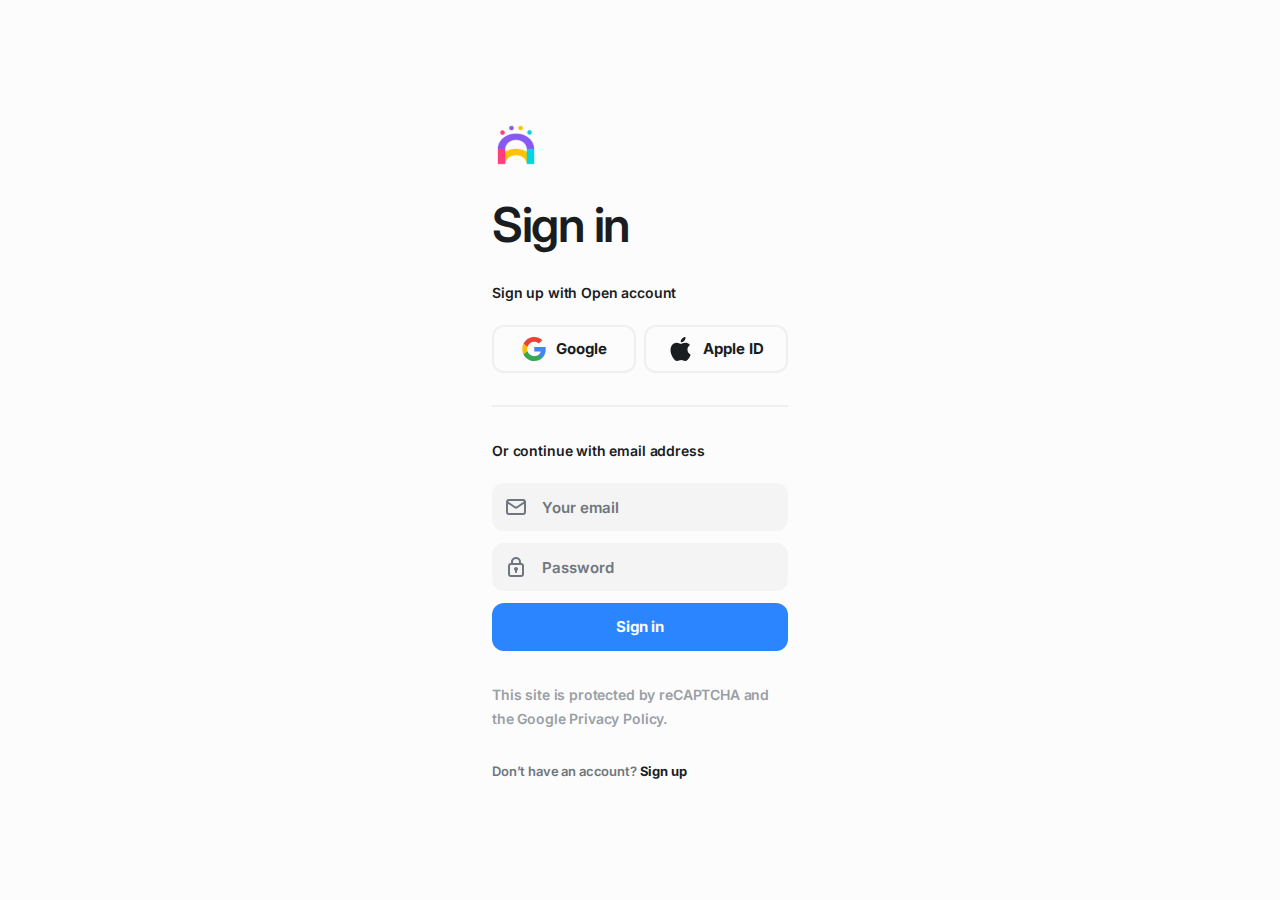
<file: sign-in.html>
<!DOCTYPE html>
<html lang="en">
  <head>
    <meta charset="utf-8">
    <title>Sign in</title>
    <meta http-equiv="X-UA-Compatible" content="IE=Edge">
    <meta name="viewport" content="width=device-width, initial-scale=1, maximum-scale=1.0, user-scalable=no">
    <meta name="format-detection" content="telephone=no">
    <link rel="icon" type="image/png" sizes="32x32" href="img/logo.png">
    <link rel="icon" type="image/png" sizes="16x16" href="img/logo.png">

    <link rel="manifest" href="img/site.webmanifest">
    <link rel="mask-icon" href="img/safari-pinned-tab.svg" color="#5bbad5">
    <meta name="msapplication-TileColor" content="#da532c">
    <meta name="theme-color" content="#ffffff">
    <meta name="description" content="Sign in - MHDATA - Meow House Technology - Meow House VN">
    <link rel="preconnect" href="https://fonts.googleapis.com">
    <link rel="preconnect" href="https://fonts.gstatic.com" crossorigin>
    <link href="https://fonts.googleapis.com/css2?family=Inter:wght@500;600;700&amp;display=swap" rel="stylesheet">
    <link rel="stylesheet" href="//netdna.bootstrapcdn.com/font-awesome/4.7.0/css/font-awesome.min.css">
    <link rel="stylesheet" media="all" href="css/app.min.css">
    <script>
      var viewportmeta = document.querySelector('meta[name="viewport"]');
      if (viewportmeta) {
        if (screen.width < 375) {
          var newScale = screen.width / 375;
          viewportmeta.content = 'width=375, minimum-scale=' + newScale + ', maximum-scale=1.0, user-scalable=no, initial-scale=' + newScale + '';
        } else {
          viewportmeta.content = 'width=device-width, maximum-scale=1.0, initial-scale=1.0';
        }
      }
    </script>
  </head>
  <body>
    <script>
      console.log(localStorage.getItem('darkMode'));
      if (localStorage.getItem('darkMode') === "on") {
        document.body.classList.add("dark");
        document.addEventListener("DOMContentLoaded", function() {
          document.querySelector('.js-theme input').checked = true;
        });
      }
    </script>
    <!-- page-->
    <div class="page page_simple">
      <div class="entry">
        <div class="entry__wrapper"><a class="entry__logo" href="#"><img class="some-icon" src="img/logo.png" alt="Core"><img class="some-icon-dark" src="img/logo.png" alt="Core"></a>
          <div class="h2 entry__title">Sign in</div>
          <div class="entry__top">
            <div class="entry__text">Sign up with Open account</div>
            <div class="entry__btns">
              <button class="button-stroke entry__button"><img src="img/content/google.svg" alt="Google">Google</button>
              <button class="button-stroke entry__button"><img class="some-icon" src="img/content/apple-dark.svg" alt="Apple"><img class="some-icon-dark" src="img/content/apple-light.svg" alt="Apple">Apple ID</button>
            </div>
          </div>
          <div class="entry__text">Or continue with email address</div>
          <div class="entry__fieldset">
            <div class="field field_icon">
              <div class="field__wrap">
                <input class="field__input" type="emial" name="email" placeholder="Your email">
                <div class="field__icon">
                  <svg class="icon icon-mail">
                    <use xlink:href="#icon-mail"></use>
                  </svg>
                </div>
              </div>
            </div>
            <div class="field field_icon">
              <div class="field__wrap">
                <input class="field__input" type="password" name="password" placeholder="Password">
                <div class="field__icon">
                  <svg class="icon icon-lock">
                    <use xlink:href="#icon-lock"></use>
                  </svg>
                </div>
              </div>
            </div><a class="button entry__button" href="index.html#header">Sign in</a>
          </div>
          <div class="entry__note">This site is protected by reCAPTCHA and the Google Privacy Policy.</div>
          <div class="entry__info">Don’t have an account? <a href="sign-up.html">Sign up</a></div>
        </div>
      </div>
    </div>
    <!-- scripts-->
    <script src="js/lib/jquery.min.js"></script>
    <script src="js/lib/slick.min.js"></script>
    <script src="js/lib/jquery.nice-select.min.js"></script>
    <script src="js/lib/tooltipster.bundle.min.js"></script>
    <script src="js/lib/apexcharts.min.js"></script>
    <script src="js/lib/jquery.richtext.min.js"></script>
    <script src="js/lib/jquery.fancybox.min.js"></script>
    <script src="js/lib/jQuery.tagify.min.js"></script>
    <script src="js/lib/moment.min.js"></script>
    <script src="js/lib/jquery.daterangepicker.min.js"></script>
    <script src="js/lib/nouislider.min.js"></script>
    <script src="js/lib/wNumb.js"></script>
    <script src="js/charts.js"></script>
    <script src="js/demo.js"></script>
    <script src="js/app.js"></script>
    <!-- svg sprite-->
    <div style="display: none"><svg width="0" height="0">
<symbol xmlns="http://www.w3.org/2000/svg" viewBox="0 0 16 16" id="icon-sun">
<path d="M8.002 12a4 4 0 1 0 0-8 4 4 0 1 0 0 8zM7.999 1c.368 0 .667.298.667.667v.667a.67.67 0 0 1-.667.667c-.368 0-.667-.298-.667-.667v-.667c0-.368.298-.667.667-.667zm0 12c.368 0 .667.298.667.667v.665a.67.67 0 0 1-.667.667c-.368 0-.667-.298-.667-.667v-.665c0-.368.298-.667.667-.667zM1 7.999c0-.368.298-.667.667-.667h.667c.368 0 .667.298.667.667s-.298.667-.667.667h-.667c-.368 0-.667-.298-.667-.667zm12 0c0-.368.298-.667.667-.667h.664c.368 0 .667.298.667.667s-.298.667-.667.667h-.664c-.368 0-.667-.298-.667-.667zm-9.95 4.949a.67.67 0 0 1 0-.943l.471-.471a.67.67 0 0 1 .943 0c.261.26.26.682 0 .943l-.471.471a.67.67 0 0 1-.943 0zm8.485-8.485a.67.67 0 0 1 0-.943l.47-.47a.67.67 0 0 1 .943 0c.261.26.26.682 0 .943l-.47.47a.67.67 0 0 1-.943 0zM3.05 3.05a.67.67 0 0 1 .943 0l.471.471a.67.67 0 0 1 0 .943c-.26.261-.682.26-.943 0l-.471-.471a.67.67 0 0 1 0-.943zm8.485 8.485a.67.67 0 0 1 .943 0l.47.47a.67.67 0 0 1 0 .943c-.26.261-.682.26-.943 0l-.47-.47a.67.67 0 0 1 0-.943z"></path>
</symbol>
<symbol xmlns="http://www.w3.org/2000/svg" viewBox="0 0 16 16" id="icon-moon">
<path d="M5.377 4.017c-1.235.841-2.044 2.257-2.044 3.861A4.67 4.67 0 0 0 8 12.544c1.603 0 3.02-.809 3.861-2.044a7.34 7.34 0 0 1-6.484-6.484zm7.29 5.194c.577 0 1.075.509.846 1.039-.92 2.134-3.042 3.628-5.513 3.628a6 6 0 0 1-6-6c0-2.471 1.494-4.593 3.628-5.513.53-.228 1.039.269 1.039.846a6 6 0 0 0 6 6z"></path>
</symbol>
<symbol xmlns="http://www.w3.org/2000/svg" viewBox="0 0 16 16" id="icon-arrow-down">
<path d="M4.471 5.528c-.26-.26-.682-.26-.943 0s-.26.682 0 .943l.943-.943zM8 10l-.471.471c.26.26.682.26.943 0L8 10zm4.471-3.529c.26-.26.26-.682 0-.943s-.682-.26-.943 0l.943.943zm-8.943 0l4 4 .943-.943-4-4-.943.943zm4.943 4l4-4-.943-.943-4 4 .943.943z"></path>
</symbol>
<symbol xmlns="http://www.w3.org/2000/svg" viewBox="0 0 16 16" id="icon-arrow-next">
<path d="M5.528 11.528c-.26.26-.26.682 0 .943s.682.26.943 0l-.943-.943zM10 8l.471.471c.26-.26.26-.682 0-.943L10 8zM6.471 3.528c-.26-.26-.682-.26-.943 0s-.26.682 0 .943l.943-.943zm0 8.943l4-4-.943-.943-4 4 .943.943zm4-4.943l-4-4-.943.943 4 4 .943-.943z"></path>
</symbol>
<symbol xmlns="http://www.w3.org/2000/svg" viewBox="0 0 16 16" id="icon-arrow-left">
<path d="M7.138 11.862c.26.26.26.682 0 .943s-.682.26-.943 0L2.334 8.943c-.521-.521-.521-1.365 0-1.886l3.862-3.862c.26-.26.682-.26.943 0s.26.682 0 .943L3.943 7.333h9.39c.368 0 .667.298.667.667s-.298.667-.667.667h-9.39l3.195 3.195z"></path>
</symbol>
<symbol xmlns="http://www.w3.org/2000/svg" viewBox="0 0 16 16" id="icon-arrow-right">
<path d="M8.862 11.862c-.26.26-.26.682 0 .943s.682.26.943 0l3.862-3.862c.521-.521.521-1.365 0-1.886L9.805 3.195c-.26-.26-.682-.26-.943 0s-.26.682 0 .943l3.195 3.195H2.667C2.298 7.333 2 7.632 2 8s.298.667.667.667h9.391l-3.195 3.195z"></path>
</symbol>
<symbol xmlns="http://www.w3.org/2000/svg" viewBox="0 0 16 16" id="icon-arrow-bottom">
<path d="M8 1a1 1 0 0 1 .993.883L9 2v9.585l3.293-3.292.094-.081a1 1 0 0 1 1.32 1.495h0v-.001l-4.991 4.993c-.029.03-.061.059-.094.085l-.04.03-.062.041-.027.016-.078.04-.033.014-.067.025-.051.015-.06.015-.053.009-.063.008-.053.003L8 15l-.033-.001-.052-.003L8 15a1.01 1.01 0 0 1-.148-.011l-.054-.01-.058-.013-.052-.016-.069-.025-.033-.015-.07-.035-.039-.023-.063-.042a1.02 1.02 0 0 1-.12-.103l.09.08c-.035-.027-.068-.057-.099-.089L2.293 9.707l-.081-.088a1 1 0 0 1 .522-1.599 1 1 0 0 1 .973.273h0L7 11.585V2a1 1 0 0 1 1-1z"></path>
</symbol>
<symbol xmlns="http://www.w3.org/2000/svg" viewBox="0 0 16 16" id="icon-arrow-top">
<path d="M8 1h.019l.07.004L8 1a1.01 1.01 0 0 1 .149.011l.053.01.061.014.05.015.069.025.032.014.079.04.027.016.063.041c.043.031.085.067.125.106l-.085-.076.085.076 5 5a1 1 0 0 1-1.414 1.414h0 0L9 4.413V14a1 1 0 0 1-1.993.117L7 14V4.413L3.707 7.707l-.088.081a1 1 0 0 1-1.599-.522 1 1 0 0 1 .273-.973h0l5-5 .082-.073.039-.03.062-.042.04-.024.069-.035.034-.015.067-.025.054-.016.056-.014.056-.01.059-.007.07-.004z"></path>
</symbol>
<symbol xmlns="http://www.w3.org/2000/svg" viewBox="0 0 16 16" id="icon-arrows-up-down">
<path d="M11.5 2.666c.368 0 .667.298.667.667h0v8.057l1.529-1.529c.26-.26.682-.26.943 0s.26.682 0 .943h0L12.443 13c-.521.521-1.365.521-1.886 0h0l-2.195-2.195c-.26-.26-.26-.682 0-.943s.682-.26.943 0h0l1.529 1.529V3.333c0-.368.298-.667.667-.667zM5.776 3l2.195 2.195c.26.26.26.682 0 .943s-.682.26-.943 0L5.5 4.609v8.057c0 .368-.298.667-.667.667s-.667-.298-.667-.667V4.609L2.638 6.138c-.26.26-.682.26-.943 0s-.26-.682 0-.943L3.891 3c.521-.521 1.365-.521 1.886 0z"></path>
</symbol>
<symbol xmlns="http://www.w3.org/2000/svg" viewBox="0 0 16 16" id="icon-store">
<path d="M11.631 1.333a2 2 0 0 1 1.864 1.275h0l1.192 3.065a1.57 1.57 0 0 1-.688 1.935h0v5.059a2 2 0 0 1-2 2h0-8a2 2 0 0 1-2-2h0V7.608a1.57 1.57 0 0 1-.688-1.935h0l1.192-3.065a2 2 0 0 1 1.864-1.275h0zm-6.965 6h-.001l-.467.234c-.274.137-.567.223-.866.258v4.841c0 .368.298.667.667.667h1.333v-2a2 2 0 0 1 2-2h1.333a2 2 0 0 1 2 2v2h1.333c.368 0 .667-.299.667-.667V7.825c-.299-.035-.592-.122-.866-.258l-.468-.234-.428.171c-.795.318-1.681.318-2.476 0l-.429-.171-.429.171c-.795.318-1.681.318-2.476 0l-.428-.171zm4 3.333H7.333c-.368 0-.667.298-.667.667h0v2h2.667v-2c0-.368-.298-.667-.667-.667h0zm2.965-8h-.474l.741 3.459.03.015h0l.468.234c.274.137.588.171.885.097.138-.035.215-.182.163-.315h0l-1.192-3.065c-.1-.256-.346-.425-.621-.425h0zm-6.79 0h-.474c-.275 0-.522.169-.621.425L2.554 6.157c-.052.133.025.28.163.315.297.074.611.04.885-.097l.468-.234.03-.015.741-3.459zm4.952 0H8.666v3.497l.257.103a2 2 0 0 0 1.486 0l.144-.058-.759-3.543zm-2.461 0H6.205l-.759 3.543.144.058a2 2 0 0 0 1.486 0l.257-.103V2.666z"></path>
</symbol>
<symbol xmlns="http://www.w3.org/2000/svg" viewBox="0 0 16 16" id="icon-profile-circle">
<path d="M8 1.333A6.67 6.67 0 0 1 14.666 8a6.65 6.65 0 0 1-2.294 5.033l-.132.112A6.64 6.64 0 0 1 8 14.666a6.64 6.64 0 0 1-4.373-1.634A6.65 6.65 0 0 1 1.333 8 6.67 6.67 0 0 1 8 1.333zm0 10a3.33 3.33 0 0 0-2.642 1.301c.731.418 1.57.667 2.465.697l.16.003h0H8l.172-.003c.897-.028 1.738-.278 2.47-.697A3.33 3.33 0 0 0 8 11.333zm0-8.667C5.054 2.666 2.666 5.054 2.666 8c0 1.505.623 2.864 1.625 3.833A4.66 4.66 0 0 1 8 10a4.66 4.66 0 0 1 3.708 1.833c1.002-.97 1.625-2.329 1.625-3.833 0-2.946-2.388-5.333-5.333-5.333zM8 4c1.473 0 2.667 1.194 2.667 2.667S9.472 9.333 8 9.333 5.333 8.139 5.333 6.666 6.527 4 8 4zm0 1.333c-.736 0-1.333.597-1.333 1.333S7.263 8 8 8s1.333-.597 1.333-1.333S8.736 5.333 8 5.333z"></path>
</symbol>
<symbol xmlns="http://www.w3.org/2000/svg" viewBox="0 0 16 16" id="icon-lightning">
<path d="M10.44 3.711l-.78 2.194h2.443c1.743 0 2.652 2.073 1.471 3.355l-4.657 5.054c-1.475 1.601-4.085.026-3.355-2.025l.78-2.194H3.899c-1.743 0-2.652-2.074-1.471-3.355l4.657-5.054C8.56.084 11.169 1.66 10.44 3.711zM8.065 2.589L3.409 7.644a.67.67 0 0 0 .49 1.118h3.387c.217 0 .42.105.545.282s.156.404.083.608l-1.097 3.084a.67.67 0 0 0 1.118.675l4.656-5.054a.67.67 0 0 0-.49-1.118H8.715c-.217 0-.42-.105-.545-.282s-.156-.404-.083-.608l1.097-3.084a.67.67 0 0 0-1.118-.675z"></path>
</symbol>
<symbol xmlns="http://www.w3.org/2000/svg" viewBox="0 0 16 16" id="icon-plus">
<path d="M8 0a1.6 1.6 0 0 1 1.589 1.413L9.6 1.6v4.8h4.8a1.6 1.6 0 0 1 .187 3.189L14.4 9.6H9.6v4.8a1.6 1.6 0 0 1-3.189.187L6.4 14.4V9.6H1.6a1.6 1.6 0 0 1-.187-3.189L1.6 6.4h4.8V1.6A1.6 1.6 0 0 1 8 0z"></path>
</symbol>
<symbol xmlns="http://www.w3.org/2000/svg" viewBox="0 0 16 16" id="icon-plus-circle">
<path d="M8 1.333A6.67 6.67 0 0 1 14.666 8 6.67 6.67 0 0 1 8 14.666 6.67 6.67 0 0 1 1.333 8 6.67 6.67 0 0 1 8 1.333zm0 1.333C5.054 2.666 2.666 5.054 2.666 8S5.054 13.333 8 13.333 13.333 10.945 13.333 8 10.945 2.666 8 2.666zm0 2c.368 0 .667.298.667.667h0v2h2c.368 0 .667.298.667.667s-.298.667-.667.667h0-2v2c0 .368-.298.667-.667.667s-.667-.298-.667-.667h0v-2h-2c-.368 0-.667-.298-.667-.667s.298-.667.667-.667h0 2v-2c0-.368.298-.667.667-.667z"></path>
</symbol>
<symbol xmlns="http://www.w3.org/2000/svg" viewBox="0 0 16 16" id="icon-pie-chart">
<path d="M6.666 4c.368 0 .667.298.667.667v4h4c.368 0 .667.298.667.667 0 1.055-.313 2.086-.899 2.963s-1.419 1.561-2.394 1.964-2.047.509-3.081.304-1.985-.714-2.731-1.46-1.254-1.696-1.46-2.731-.1-2.107.304-3.081 1.087-1.807 1.964-2.394S5.611 4 6.666 4zM6 5.389a4 4 0 0 0-3.029 2.413 4 4 0 0 0 .867 4.359 4 4 0 0 0 4.359.867A4 4 0 0 0 10.61 10H6.666c-.177 0-.346-.07-.471-.195S6 9.51 6 9.333V5.389zm3.333-4.056c1.414 0 2.771.562 3.771 1.562s1.562 2.357 1.562 3.771c0 .368-.298.667-.667.667H9.333c-.177 0-.346-.07-.471-.195s-.195-.295-.195-.471V2c0-.177.07-.346.195-.471s.295-.195.471-.195zM10 2.722V6h3.277A4 4 0 0 0 10 2.722z"></path>
</symbol>
<symbol xmlns="http://www.w3.org/2000/svg" viewBox="0 0 16 16" id="icon-home">
<path d="M9.338 1.87l4.667 4.2a2 2 0 0 1 .662 1.487v5.109a2 2 0 0 1-2 2H3.333a2 2 0 0 1-2-2V7.557a2 2 0 0 1 .662-1.487l4.667-4.2a2 2 0 0 1 2.676 0zm-.892.991c-.254-.228-.638-.228-.892 0h0l-4.667 4.2c-.14.126-.221.307-.221.496h0v5.109c0 .368.298.667.667.667h0 2V10a2 2 0 0 1 2-2h0 1.333a2 2 0 0 1 2 2h0v3.333h2c.368 0 .667-.298.667-.667h0V7.557c0-.189-.08-.369-.221-.496h0zm.221 6.471H7.333c-.368 0-.667.299-.667.667h0v3.333h2.667V10c0-.368-.298-.667-.667-.667h0z"></path>
</symbol>
<symbol xmlns="http://www.w3.org/2000/svg" viewBox="0 0 16 16" id="icon-diamond">
<path d="M11.213 1.333a2 2 0 0 1 1.609.812h0l1.951 2.644a2 2 0 0 1-.022 2.405h0l-5.164 6.736a2 2 0 0 1-3.174 0h0L1.249 7.194a2 2 0 0 1-.022-2.405h0l1.951-2.644a2 2 0 0 1 1.609-.812h0zm2.263 5.333H2.525l4.946 6.452c.267.348.791.348 1.058 0l4.946-6.452zm-2.263-4H4.787c-.212 0-.411.1-.536.271h0L2.483 5.333h11.035l-1.768-2.396c-.126-.17-.325-.271-.536-.271h0z"></path>
</symbol>
<symbol xmlns="http://www.w3.org/2000/svg" viewBox="0 0 16 16" id="icon-promotion">
<path d="M9.297 1.563l.848.722c.107.091.24.146.379.157l1.11.089a2 2 0 0 1 1.835 1.835l.089 1.11c.011.14.066.273.157.379l.722.848a2 2 0 0 1 0 2.594l-.722.848c-.091.107-.146.24-.157.379l-.089 1.11a2 2 0 0 1-1.835 1.835l-1.11.089c-.14.011-.273.066-.379.157l-.848.722a2 2 0 0 1-2.594 0l-.848-.722c-.107-.091-.24-.146-.379-.157l-1.11-.089a2 2 0 0 1-1.835-1.835l-.089-1.11c-.011-.14-.066-.273-.157-.379l-.722-.848a2 2 0 0 1 0-2.594l.722-.848c.091-.107.146-.24.157-.379l.089-1.11a2 2 0 0 1 1.835-1.835l1.11-.089c.14-.011.273-.066.379-.157l.848-.722a2 2 0 0 1 2.594 0zm-1.73 1.015L6.72 3.3a2 2 0 0 1-1.138.471l-1.11.089c-.326.026-.585.285-.612.612l-.089 1.11A2 2 0 0 1 3.3 6.72l-.722.848c-.212.249-.212.616 0 .865l.722.848a2 2 0 0 1 .471 1.138l.089 1.11c.026.326.285.586.612.612l1.11.089a2 2 0 0 1 1.138.471l.848.722c.249.212.616.212.865 0l.848-.722a2 2 0 0 1 1.138-.471l1.11-.089c.326-.026.585-.285.611-.612l.089-1.11A2 2 0 0 1 12.7 9.28l.722-.848c.212-.249.212-.616 0-.865L12.7 6.72a2 2 0 0 1-.471-1.138l-.089-1.11c-.026-.326-.285-.585-.611-.612l-1.11-.089A2 2 0 0 1 9.28 3.3l-.848-.722c-.249-.212-.616-.212-.865 0zm2.1 6.089a1 1 0 1 1 0 2 1 1 0 1 1 0-2zm.427-3.179c.283.236.321.656.085.939l-3.333 4c-.236.283-.656.321-.939.085s-.321-.656-.085-.939l3.333-4c.236-.283.656-.321.939-.085zm-3.76-.155a1 1 0 1 1 0 2 1 1 0 1 1 0-2z"></path>
</symbol>
<symbol xmlns="http://www.w3.org/2000/svg" viewBox="0 0 16 16" id="icon-help">
<path d="M8 1.333A6.67 6.67 0 0 1 14.666 8 6.67 6.67 0 0 1 8 14.666 6.67 6.67 0 0 1 1.333 8 6.67 6.67 0 0 1 8 1.333zm0 1.333C5.054 2.666 2.666 5.054 2.666 8S5.054 13.333 8 13.333 13.333 10.945 13.333 8 10.945 2.666 8 2.666zm0 8.667c.368 0 .667.298.667.667s-.298.667-.667.667-.667-.298-.667-.667.298-.667.667-.667zM8 4c1.473 0 2.667 1.194 2.667 2.667a2.67 2.67 0 0 1-2 2.583V10c0 .368-.299.667-.667.667s-.667-.298-.667-.667V8.666C7.333 8.298 7.632 8 8 8c.736 0 1.333-.597 1.333-1.333S8.736 5.333 8 5.333c-.58 0-1.074.37-1.258.889-.123.347-.504.529-.851.406s-.529-.504-.406-.851C5.851 4.743 6.838 4 8 4z"></path>
</symbol>
<symbol xmlns="http://www.w3.org/2000/svg" viewBox="0 0 16 16" id="icon-search">
<path d="M7.333 1.333a6 6 0 0 1 6 6c0 1.417-.491 2.719-1.312 3.745h0l1.783 1.783c.26.26.26.682 0 .943s-.682.26-.943 0h0l-1.783-1.783c-1.026.821-2.328 1.312-3.745 1.312a6 6 0 1 1 0-12zm0 1.333a4.67 4.67 0 0 0-4.667 4.667A4.67 4.67 0 0 0 7.333 12 4.67 4.67 0 0 0 12 7.333a4.67 4.67 0 0 0-4.667-4.667z"></path>
</symbol>
<symbol xmlns="http://www.w3.org/2000/svg" viewBox="0 0 16 16" id="icon-close-circle">
<path d="M8 14.666A6.67 6.67 0 0 0 14.666 8 6.67 6.67 0 0 0 8 1.333 6.67 6.67 0 0 0 1.333 8 6.67 6.67 0 0 0 8 14.666zm-2.471-4.195c-.26-.26-.26-.682 0-.943L7.057 8 5.528 6.471c-.26-.26-.26-.682 0-.943s.682-.26.943 0L8 7.057l1.529-1.529c.26-.26.682-.26.943 0s.26.682 0 .943L8.942 8l1.529 1.529c.26.26.26.682 0 .943s-.682.26-.943 0L8 8.942l-1.529 1.529c-.26.26-.682.26-.943 0z"></path>
</symbol>
<symbol xmlns="http://www.w3.org/2000/svg" viewBox="0 0 16 16" id="icon-close">
<path d="M4.471 3.528c-.26-.26-.682-.26-.943 0s-.26.682 0 .943L7.057 8l-3.529 3.529c-.26.26-.26.682 0 .943s.682.26.943 0L8 8.942l3.529 3.529c.26.26.682.26.943 0s.26-.682 0-.943L8.942 8l3.529-3.529c.26-.26.26-.682 0-.943s-.682-.26-.943 0L8 7.057 4.471 3.528z"></path>
</symbol>
<symbol xmlns="http://www.w3.org/2000/svg" viewBox="0 0 16 16" id="icon-photos">
<path d="M12.666 1.333a2 2 0 0 1 2 2V10a2 2 0 0 1-2 2H12v.667a2 2 0 0 1-2 2h0-6.667a2 2 0 0 1-2-2h0V6a2 2 0 0 1 2-2h0H4v-.667a2 2 0 0 1 2-2h6.667zM4 5.333h-.667c-.368 0-.667.298-.667.667h0v6.667c0 .368.298.667.667.667h0H10c.368 0 .667-.298.667-.667h0V12H6a2 2 0 0 1-2-2V5.333zm2.893 1.278l-1.56 1.871V10c0 .368.298.667.667.667h5.636L7.896 6.587c-.273-.298-.745-.286-1.004.024zm5.774-3.945H6c-.335 0-.612.247-.659.568l-.007.099V6.4l.535-.642a2 2 0 0 1 2.896-.187l.115.116 4.251 4.638.066.08c.064-.084.109-.184.127-.293l.009-.111V3.333c0-.368-.298-.667-.667-.667zM11 4a1 1 0 1 1 0 2 1 1 0 1 1 0-2z"></path>
</symbol>
<symbol xmlns="http://www.w3.org/2000/svg" viewBox="0 0 16 16" id="icon-add">
<path d="M8.667 3.334c0-.368-.298-.667-.667-.667s-.667.298-.667.667v4h-4c-.368 0-.667.298-.667.667s.298.667.667.667h4v4c0 .368.298.667.667.667s.667-.298.667-.667v-4h4c.368 0 .667-.298.667-.667s-.298-.667-.667-.667h-4v-4z"></path>
</symbol>
<symbol xmlns="http://www.w3.org/2000/svg" viewBox="0 0 16 16" id="icon-check">
<path d="M13.138 4.202c.26.26.26.682 0 .943l-5.724 5.724a2 2 0 0 1-2.828 0L2.195 8.478c-.26-.26-.26-.682 0-.943s.682-.26.943 0l2.391 2.391c.26.26.682.26.943 0l5.724-5.724c.26-.26.682-.26.943 0z"></path>
</symbol>
<symbol xmlns="http://www.w3.org/2000/svg" viewBox="0 0 16 16" id="icon-check-circle">
<path d="M8 14.666A6.67 6.67 0 0 0 14.666 8a6.64 6.64 0 0 0-.745-3.066c-.1-.192-.356-.224-.509-.07L8.276 10c-.521.521-1.365.521-1.886 0L4.528 8.138c-.26-.26-.26-.682 0-.943s.682-.26.943 0l1.862 1.862 5.348-5.344c.126-.126.131-.331.004-.456C11.481 2.067 9.826 1.333 8 1.333A6.67 6.67 0 0 0 1.333 8 6.67 6.67 0 0 0 8 14.666z"></path>
</symbol>
<symbol xmlns="http://www.w3.org/2000/svg" viewBox="0 0 16 16" id="icon-check-all">
<path d="M1.528 8.195c.26-.26.682-.26.943 0h0l1.724 1.724.009.009 1.325 1.325a2 2 0 0 1-2.277-.391h0L1.528 9.138c-.26-.26-.26-.682 0-.943zm12.943-3.367c.26.26.26.682 0 .943l-5.091 5.091a2 2 0 0 1-2.828 0L4.828 9.138c-.26-.26-.26-.682 0-.943s.682-.26.943 0l1.724 1.724c.26.26.682.26.943 0l5.091-5.091c.26-.26.682-.26.943 0zm-4.276.033c.26-.26.682-.26.943 0s.26.682 0 .943h0L7.966 8.976l-.943-.943z"></path>
</symbol>
<symbol xmlns="http://www.w3.org/2000/svg" viewBox="0 0 16 16" id="icon-trash">
<path d="M6.666 6.673c.368 0 .667.298.667.667v3.333c0 .368-.298.667-.667.667S6 11.042 6 10.673V7.34c0-.368.298-.667.667-.667zm2.667 0c.368 0 .667.298.667.667v3.333c0 .368-.298.667-.667.667s-.667-.298-.667-.667V7.34c0-.368.298-.667.667-.667zm0-5.333a2 2 0 0 1 2 2h0H14c.368 0 .667.298.667.667s-.298.667-.667.667h0-.667v8a2 2 0 0 1-2 2h0-6.667a2 2 0 0 1-2-2h0v-8H2c-.368 0-.667-.298-.667-.667S1.631 3.34 2 3.34h0 2.667a2 2 0 0 1 2-2h0zM12 4.673H4v8c0 .368.298.667.667.667h6.667c.368 0 .667-.298.667-.667v-8zm-2.667-2H6.666c-.368 0-.667.298-.667.667h4c0-.368-.298-.667-.667-.667z"></path>
</symbol>
<symbol xmlns="http://www.w3.org/2000/svg" viewBox="0 0 16 16" id="icon-message">
<path d="M4.666 6c0-.368.298-.667.667-.667h5.333c.368 0 .667.298.667.667s-.298.667-.667.667H5.333c-.368 0-.667-.298-.667-.667zm0 2.667c0-.368.298-.667.667-.667H8c.368 0 .667.298.667.667s-.298.667-.667.667H5.333c-.368 0-.667-.298-.667-.667zm8-6.667a2 2 0 0 1 2 2h0v6.667a2 2 0 0 1-2 2h0-7.333L3.52 14.178c-.868.724-2.187.106-2.187-1.024h0V4a2 2 0 0 1 2-2h0zm0 1.333H3.333c-.368 0-.667.298-.667.667v9.153l1.813-1.511c.24-.2.542-.309.854-.309h7.333c.368 0 .667-.298.667-.667V4c0-.368-.298-.667-.667-.667z"></path>
</symbol>
<symbol xmlns="http://www.w3.org/2000/svg" viewBox="0 0 16 16" id="icon-messages">
<path d="M12.593 1.526c.886-.591 2.073.044 2.073 1.109h0v6.175a2 2 0 0 1-2 2h0H12v.667a2 2 0 0 1-1.851 1.995l-.149.005H4.666l-1.167.934c-.839.672-2.067.123-2.161-.914l-.006-.127V7.478a2 2 0 0 1 1.851-1.995l.149-.005H4v-.667a2 2 0 0 1 2-2h0 4.667zM10 6.811H3.333c-.368 0-.667.298-.667.667v5.893l1.167-.934c.236-.189.53-.292.833-.292H10c.368 0 .667-.298.667-.667v-4c0-.368-.298-.667-.667-.667zm-1.333 2c.368 0 .667.298.667.667s-.298.667-.667.667h-4c-.368 0-.667-.298-.667-.667s.298-.667.667-.667h4zm4.667-6.175L11.406 3.92c-.219.146-.476.224-.74.224h0H6c-.368 0-.667.298-.667.667h0v.667H10a2 2 0 0 1 1.995 1.851l.005.149v2h.667c.368 0 .667-.298.667-.667h0V2.636z"></path>
</symbol>
<symbol xmlns="http://www.w3.org/2000/svg" viewBox="0 0 16 16" id="icon-more-horizontal">
<path d="M5.334 8.006c0 .736-.597 1.333-1.333 1.333s-1.333-.597-1.333-1.333S3.264 6.673 4 6.673s1.333.597 1.333 1.333zm4 0c0 .736-.597 1.333-1.333 1.333s-1.333-.597-1.333-1.333S7.264 6.673 8 6.673s1.333.597 1.333 1.333zm4 0c0 .736-.597 1.333-1.333 1.333s-1.333-.597-1.333-1.333.597-1.333 1.333-1.333 1.333.597 1.333 1.333z"></path>
</symbol>
<symbol xmlns="http://www.w3.org/2000/svg" viewBox="0 0 16 16" id="icon-notification">
<path d="M8.019 1.333c2.935 0 5.314 2.379 5.314 5.314v2.134c0 .354.14.693.391.943l.667.667c.177.177.276.417.276.667 0 .521-.422.943-.943.943h-3.057c0 1.473-1.194 2.667-2.667 2.667S5.333 13.472 5.333 12H2.269c-.517 0-.936-.419-.936-.936 0-.254.103-.497.286-.673l.686-.663c.261-.252.408-.6.407-.963l-.006-2.102c-.009-2.941 2.373-5.33 5.314-5.33zM9.333 12H6.666c0 .736.597 1.333 1.333 1.333S9.333 12.736 9.333 12zM8.019 2.666a3.98 3.98 0 0 0-3.98 3.992h0l.006 2.102c.002.716-.284 1.403-.793 1.906h0 9.529c-.5-.5-.781-1.178-.781-1.886h0V6.647a3.98 3.98 0 0 0-3.98-3.98z"></path>
</symbol>
<symbol xmlns="http://www.w3.org/2000/svg" viewBox="0 0 16 16" id="icon-bar-chart">
<path d="M2 1.34c.368 0 .667.298.667.667v10.667c0 .368.298.667.667.667H14c.368 0 .667.298.667.667s-.298.667-.667.667H3.333a2 2 0 0 1-2-2V2.007c0-.368.298-.667.667-.667zm2.666 4c.368 0 .667.298.667.667v5.333c0 .368-.298.667-.667.667S4 11.708 4 11.34V6.007c0-.368.298-.667.667-.667zm2.667 4c.368 0 .667.298.667.667v1.333c0 .368-.298.667-.667.667s-.667-.298-.667-.667v-1.333c0-.368.298-.667.667-.667zM10 2.673c.368 0 .667.298.667.667v8c0 .368-.298.667-.667.667s-.667-.298-.667-.667v-8c0-.368.298-.667.667-.667zm2.666 4c.368 0 .667.298.667.667v4c0 .368-.298.667-.667.667S12 11.708 12 11.34v-4c0-.368.298-.667.667-.667z"></path>
</symbol>
<symbol xmlns="http://www.w3.org/2000/svg" viewBox="0 0 16 16" id="icon-grid">
<path d="M12.666 1.34a2 2 0 0 1 2 2h0v9.333a2 2 0 0 1-2 2h0-9.333a2 2 0 0 1-2-2h0V3.34a2 2 0 0 1 2-2h0zm-3.333 9.333H6.666v2.667h2.667v-2.667zm4 0h-2.667v2.667h2c.368 0 .667-.299.667-.667h0v-2zm-8 0H2.666v2c0 .368.298.667.667.667h0 2v-2.667zm4-4H6.666V9.34h2.667V6.673zm4 0h-2.667V9.34h2.667V6.673zm-8 0H2.666V9.34h2.667V6.673zm4-4H6.666V5.34h2.667V2.673zm3.333 0h-2V5.34h2.667v-2c0-.368-.298-.667-.667-.667zm-7.333 0h-2c-.368 0-.667.298-.667.667h0v2h2.667V2.673z"></path>
</symbol>
<symbol xmlns="http://www.w3.org/2000/svg" viewBox="0 0 16 16" id="icon-leaderboard">
<path d="M6 4.673c0-.736.597-1.333 1.333-1.333h1.333c.736 0 1.333.597 1.333 1.333v7.333c0 .368-.298.667-.667.667H6.666a.67.67 0 0 1-.667-.667V4.673zm5.333 4c0-.368.298-.667.667-.667h1.333c.736 0 1.333.597 1.333 1.333v2.667c0 .368-.298.667-.667.667h-2c-.368 0-.667-.298-.667-.667V8.673zm-10-.666c0-.736.597-1.333 1.333-1.333H4c.368 0 .667.298.667.667v4.667c0 .368-.298.667-.667.667H2c-.368 0-.667-.298-.667-.667v-4z"></path>
</symbol>
<symbol xmlns="http://www.w3.org/2000/svg" viewBox="0 0 16 16" id="icon-ticket">
<path d="M12.666 2.673a2 2 0 0 1 2 2h0v1.333c0 .368-.316.653-.639.83a1.33 1.33 0 0 0 0 2.34c.323.177.639.461.639.83h0v1.333a2 2 0 0 1-2 2h0-9.333a2 2 0 0 1-2-2h0v-1.333c0-.368.316-.653.639-.83a1.33 1.33 0 0 0 0-2.34c-.323-.177-.639-.461-.639-.83h0V4.673a2 2 0 0 1 2-2h0zm0 1.333H3.333c-.368 0-.667.298-.667.667v1.024C3.461 6.156 4 7.017 4 8.006a2.67 2.67 0 0 1-1.333 2.31v1.024c0 .368.298.667.667.667h9.333c.368 0 .667-.298.667-.667v-1.024C12.539 9.857 12 8.995 12 8.006a2.67 2.67 0 0 1 1.333-2.31V4.673c0-.368-.298-.667-.667-.667zM7.371 5.818a.67.67 0 0 1 1.259 0h0l.158.456a.67.67 0 0 0 .616.448h0l.482.01a.67.67 0 0 1 .389 1.198h0l-.385.292c-.222.168-.316.457-.235.724h0l.14.462a.67.67 0 0 1-1.019.74h0l-.396-.276a.67.67 0 0 0-.762 0h0l-.396.276a.67.67 0 0 1-1.019-.74h0l.14-.462c.081-.267-.013-.556-.235-.724h0l-.385-.292a.67.67 0 0 1 .389-1.198h0l.482-.01c.279-.006.525-.184.616-.448h0zM8 7.466a2 2 0 0 1-.514.374c.097.19.164.394.196.605a2 2 0 0 1 .636 0c.033-.211.099-.415.196-.605-.19-.096-.364-.223-.514-.374z"></path>
</symbol>
<symbol xmlns="http://www.w3.org/2000/svg" viewBox="0 0 16 16" id="icon-shopping-bag">
<path d="M8 1.333c1.473 0 2.667 1.194 2.667 2.667h0 .901a2 2 0 0 1 1.985 1.752h0l.833 6.667a2 2 0 0 1-1.985 2.248h0-8.802a2 2 0 0 1-1.985-2.248h0l.833-6.667A2 2 0 0 1 4.433 4h0 .901c0-1.473 1.194-2.667 2.667-2.667zm-2.667 4h-.901c-.336 0-.62.25-.662.584h0l-.833 6.667c-.05.398.261.749.662.749h0 8.802c.401 0 .711-.351.662-.749h0l-.833-6.667c-.042-.334-.325-.584-.662-.584h0-.901V6c0 .368-.298.667-.667.667S9.334 6.368 9.334 6h0v-.667H6.667V6c0 .368-.298.667-.667.667S5.334 6.368 5.334 6h0v-.667zM8 2.666c-.736 0-1.333.597-1.333 1.333h2.667c0-.736-.597-1.333-1.333-1.333z"></path>
</symbol>
<symbol xmlns="http://www.w3.org/2000/svg" viewBox="0 0 16 16" id="icon-info">
<path d="M8.001 1.334a6.67 6.67 0 0 1 6.667 6.667 6.67 6.67 0 0 1-6.667 6.667 6.67 6.67 0 0 1-6.667-6.667 6.67 6.67 0 0 1 6.667-6.667zm0 6c-.368 0-.667.298-.667.667h0v3.334c0 .368.298.667.667.667s.667-.298.667-.667h0V8.001c0-.368-.298-.667-.667-.667zm0-2.667c-.368 0-.667.298-.667.667s.298.667.667.667.667-.298.667-.667-.298-.667-.667-.667z"></path>
</symbol>
<symbol xmlns="http://www.w3.org/2000/svg" viewBox="0 0 16 16" id="icon-info-stroke">
<path d="M8.003 1.334a6.67 6.67 0 0 1 6.667 6.667 6.67 6.67 0 0 1-6.667 6.667 6.67 6.67 0 0 1-6.667-6.667 6.67 6.67 0 0 1 6.667-6.667zm0 1.333c-2.945 0-5.333 2.388-5.333 5.333s2.388 5.333 5.333 5.333 5.333-2.388 5.333-5.333-2.388-5.333-5.333-5.333zm0 3.999c.368 0 .667.298.667.667v3.334c0 .368-.298.667-.667.667s-.667-.298-.667-.667V7.333c0-.368.298-.667.667-.667zm0-2c.368 0 .667.298.667.667S8.371 6 8.003 6s-.667-.298-.667-.667.298-.667.667-.667z"></path>
</symbol>
<symbol xmlns="http://www.w3.org/2000/svg" viewBox="0 0 16 16" id="icon-activity">
<path d="M6.326 3.369c-.075-.351-.577-.351-.652 0l-.796 3.716a2 2 0 0 1-1.956 1.581H2c-.368 0-.667-.298-.667-.667s.298-.667.667-.667h.922c.314 0 .586-.22.652-.527l.796-3.716c.376-1.757 2.883-1.757 3.259 0l2.044 9.54c.075.351.577.351.652 0l.796-3.716a2 2 0 0 1 1.956-1.581H14c.368 0 .667.298.667.667s-.298.667-.667.667h-.922c-.314 0-.586.22-.652.527l-.796 3.716c-.376 1.757-2.883 1.757-3.259 0L6.326 3.369z"></path>
</symbol>
<symbol xmlns="http://www.w3.org/2000/svg" viewBox="0 0 16 16" id="icon-link">
<path d="M1.333 8c0-1.841 1.492-3.333 3.333-3.333h2c.368 0 .667.298.667.667S7.035 6 6.666 6h-2a2 2 0 1 0 0 4h2c.368 0 .667.298.667.667s-.298.667-.667.667h-2c-1.841 0-3.333-1.492-3.333-3.333zm7.334-2.666c0-.368.298-.667.667-.667h2c1.841 0 3.333 1.492 3.333 3.333s-1.492 3.333-3.333 3.333h-2c-.368 0-.667-.298-.667-.667S8.966 10 9.334 10h2a2 2 0 1 0 0-4h-2c-.368 0-.667-.298-.667-.667zM5.333 8c0-.368.298-.667.667-.667h4c.368 0 .667.298.667.667s-.298.667-.667.667H6c-.368 0-.667-.298-.667-.667z"></path>
</symbol>
<symbol xmlns="http://www.w3.org/2000/svg" viewBox="0 0 16 16" id="icon-heart">
<path d="M7.867 3.475L8 3.611l.133-.136c1.495-1.523 3.923-1.523 5.418 0a3.93 3.93 0 0 1 0 5.485l-4.123 4.202a2 2 0 0 1-2.855 0L2.449 8.961a3.93 3.93 0 0 1 0-5.485c1.495-1.523 3.923-1.523 5.418 0zM3.4 4.409c-.979.998-.979 2.62 0 3.618l4.123 4.202c.261.266.69.266.952 0l4.123-4.202c.979-.998.979-2.62 0-3.618a2.45 2.45 0 0 0-3.514 0l-.609.621c-.125.128-.297.2-.476.2s-.35-.072-.476-.2l-.609-.621a2.45 2.45 0 0 0-3.514 0z"></path>
</symbol>
<symbol xmlns="http://www.w3.org/2000/svg" viewBox="0 0 16 16" id="icon-heart-fill">
<path d="M7.867 3.475L8 3.611l.133-.136c1.495-1.523 3.923-1.523 5.418 0a3.93 3.93 0 0 1 0 5.485l-4.123 4.202a2 2 0 0 1-2.855 0L2.449 8.961a3.93 3.93 0 0 1 0-5.485c1.495-1.523 3.923-1.523 5.418 0z"></path>
</symbol>
<symbol xmlns="http://www.w3.org/2000/svg" viewBox="0 0 16 16" id="icon-basket">
<path d="M9.414 2.472l2.862 2.862h1.622c.406 0 .717.359.66.761l-.979 6.855a2 2 0 0 1-1.98 1.717H4.401a2 2 0 0 1-1.98-1.717l-.979-6.855c-.057-.402.254-.761.66-.761h1.622l2.862-2.862a2 2 0 0 1 2.828 0zm3.715 4.195H2.87l.871 6.094c.047.328.328.572.66.572h7.197c.332 0 .613-.244.66-.572l.871-6.094zM8.471 3.415a.67.67 0 0 0-.943 0h0L5.609 5.334h4.781zM5.333 8c.368 0 .667.298.667.667v2.667c0 .368-.298.667-.667.667s-.667-.298-.667-.667V8.667c0-.368.298-.667.667-.667zM8 8c.368 0 .667.298.667.667v2.667c0 .368-.298.667-.667.667s-.667-.298-.667-.667V8.667A.67.67 0 0 1 8 8zm2.667 0c.368 0 .667.298.667.667v2.667c0 .368-.298.667-.667.667S10 11.702 10 11.334V8.667c0-.368.298-.667.667-.667z"></path>
</symbol>
<symbol xmlns="http://www.w3.org/2000/svg" viewBox="0 0 16 16" id="icon-video-recorder">
<path d="M9.333 3.333a2 2 0 0 1 2 2v.381l1.225-.875c.883-.63 2.108 0 2.108 1.085v4.151c0 1.085-1.226 1.715-2.108 1.085l-1.225-.875v.381a2 2 0 0 1-2 2h-6a2 2 0 0 1-2-2V5.333a2 2 0 0 1 2-2h6zm0 1.333h-6c-.368 0-.667.298-.667.667h0v5.333c0 .368.298.667.667.667h0 6c.368 0 .667-.298.667-.667h0V5.333c0-.368-.298-.667-.667-.667h0zm4 1.258l-2 1.429v1.294l2 1.429V5.924z"></path>
</symbol>
<symbol xmlns="http://www.w3.org/2000/svg" viewBox="0 0 16 16" id="icon-phone">
<path d="M3.526 2.121a1.55 1.55 0 0 1 2.094.385h0l1.005 1.371a2 2 0 0 1 .176 2.077h0l-.273.546c-.079.158-.092.341-.011.498.147.286.461.794 1.066 1.399s1.112.918 1.399 1.066c.157.081.34.068.498-.011h0l.546-.273a2 2 0 0 1 2.077.176h0l1.371 1.005a1.55 1.55 0 0 1 .385 2.094c-1.096 1.694-3.104 2.565-4.871 1.592-1.153-.635-2.54-1.6-3.998-3.057S2.568 8.146 1.933 6.992C.96 5.225 1.832 3.217 3.526 2.121zM4.25 3.24c-1.315.851-1.676 2.151-1.149 3.109.577 1.048 1.467 2.333 2.832 3.698s2.65 2.255 3.698 2.832c.958.528 2.258.166 3.109-1.149.063-.097.039-.226-.054-.295l-1.371-1.005c-.202-.148-.469-.17-.692-.059l-.546.273a1.88 1.88 0 0 1-1.705.004c-.403-.207-1.024-.601-1.731-1.309S5.539 8.012 5.331 7.608a1.88 1.88 0 0 1 .004-1.705l.273-.546c.112-.224.089-.491-.059-.692L4.544 3.295c-.068-.093-.198-.117-.295-.054z"></path>
</symbol>
<symbol xmlns="http://www.w3.org/2000/svg" viewBox="0 0 16 16" id="icon-design">
<path d="M3.757 1.872a2 2 0 0 1 2.828 0h0l1.9 1.899 1.69-1.69a2 2 0 0 1 2.828 0h0l.943.943a2 2 0 0 1 0 2.828h0l-1.69 1.69 1.872 1.872a2 2 0 0 1 0 2.828h0l-1.886 1.886a2 2 0 0 1-2.828 0h0l-1.872-1.872-1.467 1.467c-.093.093-.212.156-.341.182h0l-3.536.707c-.466.093-.878-.318-.784-.784h0l.707-3.536c.026-.129.089-.248.182-.341h0l1.467-1.467-1.899-1.9a2 2 0 0 1 0-2.828h0zm7.556 6.614l-2.828 2.828.458.458.471-.471c.26-.26.682-.26.943 0s.26.682 0 .943l-.471.471.471.471c.26.26.682.26.943 0l1.886-1.886c.26-.26.26-.682 0-.943l-1.872-1.872zM9.233 4.909L3.39 10.752l-.471 2.357 2.357-.471 5.843-5.843-1.886-1.886zM4.7 2.815L2.815 4.7c-.26.26-.26.682 0 .943l.471.471.943-.943c.26-.26.682-.26.943 0s.26.682 0 .943l-.943.943.485.485 2.828-2.828-1.9-1.9c-.26-.26-.682-.26-.943 0zm6.418.209l-.943.943 1.886 1.886.943-.943c.26-.26.26-.682 0-.943l-.943-.943c-.26-.26-.682-.26-.943 0z"></path>
</symbol>
<symbol xmlns="http://www.w3.org/2000/svg" viewBox="0 0 16 16" id="icon-multiselect">
<path d="M12.666 1.333a2 2 0 0 1 1.995 1.851l.005.149V10a2 2 0 0 1-1.851 1.995l-.149.005H12v.667a2 2 0 0 1-2 2h0-6.667a2 2 0 0 1-2-2h0V6a2 2 0 0 1 2-2h0H4v-.667A2 2 0 0 1 5.85 1.338L6 1.333h6.667zM4 5.333h-.667c-.368 0-.667.298-.667.667h0v6.667c0 .368.298.667.667.667h0H10c.368 0 .667-.298.667-.667h0V12H6a2 2 0 0 1-1.995-1.851L4 10V5.333zm8.667-2.667H6c-.368 0-.667.298-.667.667V10c0 .368.298.667.667.667h6.667c.368 0 .667-.298.667-.667V3.333c0-.368-.298-.667-.667-.667zm-.862 2.195c.26.26.26.682 0 .943L9.138 8.471c-.26.26-.682.26-.943 0L6.862 7.138c-.26-.26-.26-.682 0-.943s.682-.26.943 0l.862.862 2.195-2.195c.26-.26.682-.26.943 0z"></path>
</symbol>
<symbol xmlns="http://www.w3.org/2000/svg" viewBox="0 0 16 16" id="icon-schedule">
<path d="M15 11a4 4 0 0 1-4 4 3.98 3.98 0 0 1-2.229-.678l.017.011H3a2 2 0 0 1-2-2h0v-8a2 2 0 0 1 2-2h0 .667v-.667c0-.368.298-.667.667-.667S5 1.298 5 1.667h0v.667h5.333v-.667c0-.368.298-.667.667-.667s.667.298.667.667h0v.667h.667a2 2 0 0 1 2 2h0v4.455h0l.022.034A3.98 3.98 0 0 1 15 11zm-4-2.667c-1.473 0-2.667 1.194-2.667 2.667S9.527 13.667 11 13.667s2.667-1.194 2.667-2.667S12.473 8.333 11 8.333zM3.667 3.667H3c-.368 0-.667.298-.667.667h0v8c0 .368.298.667.667.667h0 4.535C7.198 12.423 7 11.735 7 11a4 4 0 0 1 4-4 3.98 3.98 0 0 1 2.015.544L13 7.535V4.333c0-.368-.298-.667-.667-.667h0-.667v.667c0 .368-.298.667-.667.667s-.667-.298-.667-.667h0v-.667H5v.667C5 4.702 4.702 5 4.333 5s-.667-.298-.667-.667h0v-.667zM11 9c.368 0 .667.298.667.667v1.057l.471.471c.26.26.26.682 0 .943s-.682.26-.943 0l-.667-.667c-.125-.125-.195-.295-.195-.471V9.667c0-.368.298-.667.667-.667z"></path>
</symbol>
<symbol xmlns="http://www.w3.org/2000/svg" viewBox="0 0 16 16" id="icon-facebook">
<path d="M8.5 4.667c0-.736.597-1.333 1.333-1.333h.667c.368 0 .667-.298.667-.667S10.868 2 10.5 2h-.667C8.36 2 7.166 3.194 7.166 4.667V6H5.5c-.368 0-.667.298-.667.667s.298.667.667.667h1.667v6c0 .368.298.667.667.667s.667-.298.667-.667v-6h1.667c.368 0 .667-.298.667-.667S10.535 6 10.166 6H8.5V4.667z"></path>
</symbol>
<symbol xmlns="http://www.w3.org/2000/svg" viewBox="0 0 16 16" id="icon-facebook-fill">
<path d="M6.023 16L6 9H3V6h3V4c0-2.699 1.672-4 4.079-4 1.153 0 2.145.086 2.434.124v2.821l-1.67.001c-1.31 0-1.563.622-1.563 1.535V6H13l-1 3H9.28v7H6.023z"></path>
</symbol>
<symbol xmlns="http://www.w3.org/2000/svg" viewBox="0 0 16 16" id="icon-twitter">
<path d="M10.266 2c1.133 0 1.867.733 2.267 1.2l1.533-.533c.267-.067.6 0 .733.2.2.2.2.533 0 .8l-1.2 1.8c.133.8.267 3.2-1.533 5.6-1.467 2.133-3.8 3-6.067 3-1.6 0-3.267-.4-4.6-1.133-.267-.133-.4-.4-.333-.733.067-.267.267-.533.6-.533 1.133-.133 2-.333 2.8-.733-1.933-1.467-2.933-4.133-2.8-7.6 0-.267.2-.533.4-.6.267-.133.533-.067.733.133C4.133 4.2 5.733 5.6 7.266 5.467c0-.667.067-1.733.667-2.467.533-.667 1.333-1 2.333-1zm.067 1.333c-.6 0-1.067.133-1.333.533-.467.6-.4 1.667-.333 2.067.067.333-.133.667-.467.733-1.933.667-3.867-.6-5.2-1.733.2 2.133.867 4.4 3 5.467.2.133.333.333.333.533a.7.7 0 0 1-.333.6c-.6.4-1.267.733-1.933.933 2.533.6 5.333.133 7.067-2.2 1.8-2.333 1.267-4.667 1.2-4.8-.067-.2 0-.4.067-.533l.267-.4-.133.067c-.333.133-.667-.067-.8-.333l-.025-.04c-.114-.179-.617-.893-1.375-.893z"></path>
</symbol>
<symbol xmlns="http://www.w3.org/2000/svg" viewBox="0 0 16 16" id="icon-twitter-fill">
<path d="M13.404 5.756l-.05-.353 1.256-1.884c.079-.118.074-.274-.012-.387s-.235-.159-.37-.114l-1.747.582a3.37 3.37 0 0 0-.412-.502c-.37-.37-.949-.764-1.736-.764-.815 0-1.418.228-1.849.603s-.651.856-.766 1.317-.125.912-.108 1.243l.02.26c-.837.178-1.712-.095-2.57-.604-.946-.561-1.813-1.377-2.491-2.055-.094-.094-.235-.123-.358-.074s-.206.167-.21.3c-.085 2.718.475 6.008 3.007 7.676-1.065.576-2.109.845-3.382 1.004-.146.018-.262.13-.287.274s.048.289.179.354c3.439 1.72 7.896 1.595 10.416-1.765 1.045-1.393 1.395-2.789 1.482-3.839.044-.524.022-.962-.011-1.272z"></path>
</symbol>
<symbol xmlns="http://www.w3.org/2000/svg" viewBox="0 0 16 16" id="icon-instagram">
<path d="M10.663 1.333a4 4 0 0 1 3.995 3.8l.005.2v5.333a4 4 0 0 1-3.8 3.995l-.2.005H5.33a4 4 0 0 1-3.995-3.8l-.005-.2V5.333a4 4 0 0 1 3.8-3.995l.2-.005h5.333zm0 1.333H5.33c-1.473 0-2.667 1.194-2.667 2.667v5.333c0 1.473 1.194 2.667 2.667 2.667h5.333c1.473 0 2.667-1.194 2.667-2.667V5.333c0-1.473-1.194-2.667-2.667-2.667zm-2.667 2c1.841 0 3.333 1.492 3.333 3.333s-1.492 3.333-3.333 3.333S4.663 9.841 4.663 8s1.492-3.333 3.333-3.333zm0 1.333a2 2 0 1 0 0 4 2 2 0 1 0 0-4zm3.333-2c.368 0 .667.298.667.667s-.298.667-.667.667-.667-.298-.667-.667S10.962 4 11.33 4z"></path>
</symbol>
<symbol xmlns="http://www.w3.org/2000/svg" viewBox="0 0 16 16" id="icon-pinterest">
<path d="M8.213 1.36c1.774-.082 3.6.551 4.647 1.897 2.665 3.427.088 8.076-3.526 8.076-.858 0-1.532-.188-2.045-.527a2.5 2.5 0 0 1-.5-.434l-1.177 3.824c-.108.352-.481.549-.833.441s-.549-.481-.441-.833l2.667-8.667c.108-.352.481-.549.833-.441s.549.481.441.833l-.807 2.624-.005.039c-.006.053-.013.133-.014.23-.002.199.022.445.108.678.084.225.223.434.464.593s.645.306 1.31.306c2.477 0 4.475-3.351 2.474-5.924-.713-.917-2.067-1.451-3.533-1.384-1.449.067-2.884.719-3.745 2.011-.56.84-.611 1.642-.447 2.248.175.647.565 1.003.807 1.08.351.112.544.487.433.838s-.487.544-.838.433c-.803-.256-1.436-1.067-1.689-2.003-.264-.977-.149-2.175.625-3.335C4.559 2.255 6.423 1.442 8.213 1.36z"></path>
</symbol>
<symbol xmlns="http://www.w3.org/2000/svg" viewBox="0 0 16 16" id="icon-mail">
<path d="M12.666 2.667a2 2 0 0 1 2 2v6.667a2 2 0 0 1-2 2H3.333a2 2 0 0 1-2-2V4.667a2 2 0 0 1 2-2h9.333zm.667 3.246L9.109 8.729a2 2 0 0 1-2.219 0L2.666 5.913v5.421c0 .368.298.667.667.667h9.333c.368 0 .667-.298.667-.667V5.913zM12.666 4H3.333c-.257 0-.481.146-.592.36h0L7.63 7.619c.224.149.516.149.74 0h0l4.889-3.259c-.111-.214-.334-.36-.592-.36h0z"></path>
</symbol>
<symbol xmlns="http://www.w3.org/2000/svg" viewBox="0 0 16 16" id="icon-payment">
<path d="M12.666 2.667a2 2 0 0 1 2 2v6.667a2 2 0 0 1-2 2H3.333a2 2 0 0 1-2-2V4.667a2 2 0 0 1 2-2h9.333zm.667 4H2.666v4.667c0 .368.298.667.667.667h9.333c.368 0 .667-.298.667-.667V6.667zM12.666 4H3.333c-.368 0-.667.298-.667.667h0v.667h10.667v-.667c0-.368-.298-.667-.667-.667h0zM4 10c0-.368.298-.667.667-.667h4c.368 0 .667.298.667.667s-.298.667-.667.667h-4C4.298 10.667 4 10.369 4 10z"></path>
</symbol>
<symbol xmlns="http://www.w3.org/2000/svg" viewBox="0 0 16 16" id="icon-edit">
<path d="M12.518 2.545l.943.943a2 2 0 0 1 0 2.828l-6.928 6.928c-.093.093-.212.157-.341.182l-3.536.707c-.466.093-.878-.318-.784-.784l.707-3.536c.026-.129.089-.248.182-.341L9.69 2.545a2 2 0 0 1 2.828 0zM8.747 5.373l-4.9 4.9-.471 2.357 2.357-.471 4.9-4.9-1.886-1.886zm2.828-1.886c-.26-.26-.682-.26-.943 0h0l-.943.943 1.886 1.886.943-.943c.26-.26.26-.682 0-.943h0z"></path>
</symbol>
<symbol xmlns="http://www.w3.org/2000/svg" viewBox="0 0 16 16" id="icon-upload">
<path d="M13.333 9.167c.368 0 .667.298.667.667v1.333a2 2 0 0 1-2 2H4a2 2 0 0 1-2-2V9.833c0-.368.298-.667.667-.667s.667.298.667.667v1.333c0 .368.298.667.667.667h8c.368 0 .667-.298.667-.667V9.833c0-.368.298-.667.667-.667zM8.001 2.833c.177 0 .346.07.471.195l2.999 2.999c.26.26.26.682 0 .943s-.682.26-.943 0L8.668 5.109v4.724c0 .368-.298.667-.667.667s-.667-.298-.667-.667V5.109L5.473 6.971c-.26.26-.682.26-.943 0s-.26-.682 0-.943l3-3c.125-.125.295-.195.471-.195z"></path>
</symbol>
<symbol xmlns="http://www.w3.org/2000/svg" viewBox="0 0 16 16" id="icon-expand">
<path d="M1.333 3.333a2 2 0 0 1 2-2h1.333c.368 0 .667.298.667.667s-.298.667-.667.667H3.333c-.368 0-.667.298-.667.667v1.333c0 .368-.298.667-.667.667s-.667-.298-.667-.667V3.333zm0 9.333a2 2 0 0 0 2 2h1.333c.368 0 .667-.298.667-.667s-.298-.667-.667-.667H3.333c-.368 0-.667-.298-.667-.667v-1.333c0-.368-.298-.667-.667-.667s-.667.298-.667.667v1.333zm13.333 0a2 2 0 0 1-2 2h-1.333c-.368 0-.667-.298-.667-.667s.298-.667.667-.667h1.333c.368 0 .667-.298.667-.667v-1.333c0-.368.298-.667.667-.667s.667.298.667.667v1.333zm0-9.333a2 2 0 0 0-2-2h-1.333c-.368 0-.667.298-.667.667s.298.667.667.667h1.333c.368 0 .667.298.667.667v1.333c0 .368.298.667.667.667s.667-.298.667-.667V3.333z"></path>
</symbol>
<symbol xmlns="http://www.w3.org/2000/svg" viewBox="0 0 16 16" id="icon-calendar">
<path d="M11.333 1.333c.368 0 .667.298.667.667v.667h.667a2 2 0 0 1 2 2v8a2 2 0 0 1-2 2H3.333a2 2 0 0 1-2-2v-8a2 2 0 0 1 2-2H4V2c0-.368.298-.667.667-.667s.667.298.667.667v.667h5.333V2c0-.368.298-.667.667-.667zm2 6.667H2.666v4.667c0 .368.298.667.667.667h9.333c.368 0 .667-.298.667-.667V8zM4 4h-.667c-.368 0-.667.298-.667.667h0v2h10.667v-2c0-.368-.298-.667-.667-.667h0H12v.667c0 .368-.298.667-.667.667s-.667-.298-.667-.667h0V4H5.333v.667c0 .368-.298.667-.667.667S4 5.035 4 4.666h0V4z"></path>
</symbol>
<symbol xmlns="http://www.w3.org/2000/svg" viewBox="0 0 16 16" id="icon-list">
<path d="M13.333 10.667c.368 0 .667.298.667.667s-.298.667-.667.667h-8c-.368 0-.667-.298-.667-.667s.298-.667.667-.667h8zm-10.667 0c.368 0 .667.298.667.667S3.035 12 2.667 12 2 11.702 2 11.333s.298-.667.667-.667zm10.667-3.333c.368 0 .667.298.667.667s-.298.667-.667.667h-8c-.368 0-.667-.298-.667-.667s.298-.667.667-.667h8zm-10.667 0c.368 0 .667.298.667.667s-.298.667-.667.667S2 8.368 2 8s.298-.667.667-.667zM13.333 4c.368 0 .667.298.667.667s-.298.667-.667.667h-8c-.368 0-.667-.298-.667-.667S4.965 4 5.333 4h8zM2.667 4c.368 0 .667.298.667.667s-.298.667-.667.667S2 5.035 2 4.667 2.298 4 2.667 4z"></path>
</symbol>
<symbol xmlns="http://www.w3.org/2000/svg" viewBox="0 0 16 16" id="icon-clock">
<path d="M8 1.333A6.67 6.67 0 0 1 14.666 8 6.67 6.67 0 0 1 8 14.666 6.67 6.67 0 0 1 1.333 8 6.67 6.67 0 0 1 8 1.333zm0 1.333C5.054 2.666 2.666 5.054 2.666 8S5.054 13.333 8 13.333 13.333 10.945 13.333 8 10.945 2.666 8 2.666zM8 4c.368 0 .667.298.667.667v3.057l1.471 1.471c.26.26.26.682 0 .943s-.682.26-.943 0L7.724 8.666c-.25-.25-.391-.589-.391-.943V4.666C7.333 4.298 7.631 4 8 4z"></path>
</symbol>
<symbol xmlns="http://www.w3.org/2000/svg" viewBox="0 0 16 16" id="icon-star-stroke">
<path d="M6.741 2.563c.415-1.194 2.104-1.194 2.519 0h0l.63 1.813c.183.527.675.884 1.232.895h0l1.919.039c1.264.026 1.786 1.632.778 2.396h0l-1.53 1.16c-.444.337-.632.915-.471 1.449h0l.556 1.838c.366 1.21-1 2.203-2.038 1.481h0l-1.576-1.097c-.458-.319-1.065-.319-1.523 0h0l-1.576 1.097c-1.038.722-2.404-.271-2.038-1.481h0l.556-1.838c.161-.534-.026-1.112-.471-1.449h0l-1.53-1.16c-1.007-.764-.486-2.37.778-2.396h0l1.919-.039c.558-.011 1.049-.369 1.232-.895h0zM8 3l-.63 1.813C7.003 5.867 6.02 6.582 4.905 6.604l-1.919.039 1.53 1.16c.889.674 1.264 1.83.941 2.897l-.556 1.838 1.576-1.097c.916-.637 2.131-.637 3.046 0l1.576 1.097-.556-1.838c-.323-1.068.053-2.223.941-2.897l1.53-1.16-1.919-.039C9.98 6.582 8.997 5.867 8.63 4.814L8 3z"></path>
</symbol>
<symbol xmlns="http://www.w3.org/2000/svg" viewBox="0 0 16 16" id="icon-star-fill">
<path d="M6.758 2.563c.415-1.194 2.104-1.194 2.519 0l.63 1.813c.183.527.675.884 1.232.895l1.919.039c1.264.026 1.786 1.632.778 2.396l-1.53 1.16c-.444.337-.632.915-.471 1.449l.556 1.838c.366 1.21-1 2.203-2.038 1.481l-1.576-1.097c-.458-.319-1.065-.319-1.523 0L5.68 13.633c-1.038.722-2.404-.271-2.038-1.481l.556-1.838c.161-.534-.026-1.112-.471-1.449l-1.53-1.16c-1.007-.764-.486-2.37.778-2.396l1.919-.039c.558-.011 1.049-.369 1.232-.895l.63-1.813z"></path>
</symbol>
<symbol xmlns="http://www.w3.org/2000/svg" viewBox="0 0 16 16" id="icon-smile">
<path d="M8 1.333A6.67 6.67 0 0 1 14.666 8 6.67 6.67 0 0 1 8 14.666 6.67 6.67 0 0 1 1.333 8 6.67 6.67 0 0 1 8 1.333zm0 1.333C5.054 2.666 2.666 5.054 2.666 8S5.054 13.333 8 13.333 13.333 10.945 13.333 8 10.945 2.666 8 2.666zm3.323 6.056c.337.147.491.54.344.878a4 4 0 0 1-7.334 0c-.147-.337.007-.73.344-.878s.73.007.878.344c.412.943 1.353 1.6 2.445 1.6s2.033-.657 2.445-1.6c.147-.337.54-.491.878-.344zm-5.99-3.389c.368 0 .667.298.667.667s-.298.667-.667.667-.667-.298-.667-.667.298-.667.667-.667zm5.333 0c.368 0 .667.298.667.667s-.298.667-.667.667S10 6.368 10 6s.298-.667.667-.667z"></path>
</symbol>
<symbol xmlns="http://www.w3.org/2000/svg" viewBox="0 0 16 16" id="icon-repeat">
<path d="M10.805 1.862a.67.67 0 0 0-.943 0c-.261.26-.26.682 0 .943l.526.526H6.667A4.67 4.67 0 0 0 2 7.998v.667c0 .368.298.667.667.667s.667-.299.667-.667v-.667c0-1.841 1.492-3.333 3.333-3.333h3.724l-.529.529a.67.67 0 0 0 0 .943c.26.261.682.26.943 0l1.43-1.43a1 1 0 0 0 0-1.414l-1.43-1.43zM9.332 12.667A4.67 4.67 0 0 0 13.999 8v-.667c0-.368-.298-.667-.667-.667s-.667.298-.667.667V8c0 1.841-1.492 3.333-3.333 3.333H5.608l.529-.529a.67.67 0 0 0 0-.943c-.26-.261-.682-.26-.943 0l-1.43 1.43a1 1 0 0 0 0 1.414l1.43 1.43a.67.67 0 0 0 .943 0c.261-.26.26-.682 0-.943l-.526-.526h3.721z"></path>
</symbol>
<symbol xmlns="http://www.w3.org/2000/svg" viewBox="0 0 16 16" id="icon-mobile">
<path d="M10.666 1.333a2 2 0 0 1 2 2v9.333a2 2 0 0 1-2 2H5.333a2 2 0 0 1-2-2V3.333a2 2 0 0 1 2-2h5.333zM6 2.666h-.667c-.368 0-.667.298-.667.667v9.333c0 .368.298.667.667.667h5.333c.368 0 .667-.298.667-.667V3.333c0-.368-.298-.667-.667-.667H10a1 1 0 0 1-1 1H7a1 1 0 0 1-1-1z"></path>
</symbol>
<symbol xmlns="http://www.w3.org/2000/svg" viewBox="0 0 16 16" id="icon-tablet">
<path d="M12 1.333a2 2 0 0 1 1.995 1.851l.005.149v9.333a2 2 0 0 1-1.851 1.995l-.149.005H4a2 2 0 0 1-1.995-1.851L2 12.666V3.333a2 2 0 0 1 1.851-1.995L4 1.333h8zm0 1.333H4c-.368 0-.667.298-.667.667v9.333c0 .368.298.667.667.667h8c.368 0 .667-.298.667-.667V3.333c0-.368-.298-.667-.667-.667zm-4 8.667c.368 0 .667.298.667.667s-.298.667-.667.667-.667-.298-.667-.667.298-.667.667-.667z"></path>
</symbol>
<symbol xmlns="http://www.w3.org/2000/svg" viewBox="0 0 16 16" id="icon-desktop">
<path d="M14.667 12.667c.368 0 .667.298.667.667s-.298.667-.667.667H1.334c-.368 0-.667-.298-.667-.667s.298-.667.667-.667h13.333zM12.667 2a2 2 0 0 1 1.995 1.851l.005.149v6a2 2 0 0 1-1.851 1.995l-.149.005H3.334a2 2 0 0 1-1.995-1.851L1.334 10V4a2 2 0 0 1 1.851-1.995L3.334 2h9.333zm0 1.333H3.334c-.368 0-.667.298-.667.667v6c0 .368.298.667.667.667h9.333c.368 0 .667-.298.667-.667V4c0-.368-.298-.667-.667-.667z"></path>
</symbol>
<symbol xmlns="http://www.w3.org/2000/svg" viewBox="0 0 16 16" id="icon-filter">
<path d="M13.333 1.467c.736 0 1.333.597 1.333 1.333v1.028a2 2 0 0 1-.764 1.573L10 8.467v4.454c0 .283-.179.535-.445.629l-2.667.938c-.434.153-.888-.169-.888-.629V8.467L2.097 5.401a2 2 0 0 1-.764-1.573V2.8c0-.736.597-1.333 1.333-1.333h10.667zm0 1.2H2.666v1.028c0 .205.094.398.255.524l3.902 3.066c.322.253.51.639.51 1.048v4.451l1.333-.469V8.334c0-.409.188-.796.51-1.048l3.902-3.066c.161-.126.255-.32.255-.524V2.667z"></path>
</symbol>
<symbol xmlns="http://www.w3.org/2000/svg" viewBox="0 0 16 16" id="icon-mouse">
<path d="M7.834 1.333a4.67 4.67 0 0 1 4.662 4.453L12.5 6v4a4.67 4.67 0 0 1-4.667 4.667 4.67 4.67 0 0 1-4.662-4.453L3.167 10V6a4.67 4.67 0 0 1 4.667-4.667zm0 1.333C5.993 2.666 4.5 4.159 4.5 6v4c0 1.841 1.492 3.333 3.333 3.333s3.333-1.492 3.333-3.333V6c0-1.841-1.492-3.333-3.333-3.333zm0 1.333c.368 0 .667.298.667.667v2c0 .368-.298.667-.667.667s-.667-.298-.667-.667v-2c0-.368.298-.667.667-.667z"></path>
</symbol>
<symbol xmlns="http://www.w3.org/2000/svg" viewBox="0 0 16 16" id="icon-image">
<path d="M12.667 1.333a2 2 0 0 1 2 2v9.333a2 2 0 0 1-2 2H3.334a2 2 0 0 1-2-2V3.333a2 2 0 0 1 2-2h9.333zM4.036 6.424L2.822 7.881c-.1.12-.155.271-.155.427v4.359c0 .368.298.667.667.667h9.333l.055-.002c.322-.027.316-.434.098-.672L7.047 6.353a2 2 0 0 0-3.011.071zm7.298-3.091c-.736 0-1.333.597-1.333 1.333S10.598 6 11.334 6s1.333-.597 1.333-1.333-.597-1.333-1.333-1.333z"></path>
</symbol>
<symbol xmlns="http://www.w3.org/2000/svg" viewBox="0 0 16 16" id="icon-image-stroke">
<path d="M12.667 1.333a2 2 0 0 1 2 2v9.333a2 2 0 0 1-2 2H3.334a2 2 0 0 1-2-2V3.333a2 2 0 0 1 2-2h9.333zM5.06 7.278l-2.393 2.871v2.517c0 .368.298.667.667.667h8.302L6.064 7.254c-.273-.298-.745-.286-1.004.024zm7.607-4.611H3.334c-.335 0-.612.247-.659.568l-.007.099v4.733l1.369-1.642a2 2 0 0 1 2.896-.187l.115.116 6.085 6.638.066.08c.064-.084.109-.184.127-.293l.009-.111V3.333c0-.368-.298-.667-.667-.667zm-2 1.333c.736 0 1.333.597 1.333 1.333s-.597 1.333-1.333 1.333-1.333-.597-1.333-1.333S9.931 4 10.667 4z"></path>
</symbol>
<symbol xmlns="http://www.w3.org/2000/svg" viewBox="0 0 16 16" id="icon-video">
<path d="M3.334 3.333a2 2 0 0 0-2 2v5.333a2 2 0 0 0 2 2h6a2 2 0 0 0 2-2v-.381l1.225.875c.882.63 2.108 0 2.108-1.085V5.924c0-1.085-1.226-1.715-2.108-1.085l-1.225.875v-.381a2 2 0 0 0-2-2h-6z"></path>
</symbol>
<symbol xmlns="http://www.w3.org/2000/svg" viewBox="0 0 16 16" id="icon-video-stroke">
<path d="M9.334 3.333a2 2 0 0 1 2 2v.381l1.225-.875c.882-.63 2.108 0 2.108 1.085v4.152c0 1.084-1.226 1.715-2.108 1.085l-1.225-.875v.381a2 2 0 0 1-2 2h-6a2 2 0 0 1-2-2V5.333a2 2 0 0 1 2-2h6zm0 1.333h-6c-.368 0-.667.298-.667.667h0v5.333c0 .368.298.667.667.667h0 6c.368 0 .667-.298.667-.667h0V5.333c0-.368-.298-.667-.667-.667h0zm4 1.258l-2 1.429v1.294l2 1.429V5.924z"></path>
</symbol>
<symbol xmlns="http://www.w3.org/2000/svg" viewBox="0 0 16 16" id="icon-setting">
<path d="M8.414.673c.574 0 1.083.367 1.265.912l.258.775c.122.364.399.651.735.838l.155.09c.33.198.717.295 1.094.218l.801-.164c.562-.115 1.135.143 1.422.64l.414.717c.287.497.224 1.122-.157 1.551l-.543.613c-.255.287-.365.67-.359 1.054v.181c-.006.384.104.767.359 1.054l.543.613c.381.429.444 1.054.157 1.551l-.414.717c-.287.497-.86.755-1.422.64l-.801-.164c-.377-.077-.764.02-1.094.218l-.155.09c-.336.187-.613.473-.735.838l-.258.775c-.181.544-.691.912-1.265.912h-.828c-.574 0-1.083-.367-1.265-.912l-.258-.775c-.121-.364-.399-.651-.734-.838l-.155-.09c-.33-.198-.717-.295-1.094-.218l-.801.164c-.562.115-1.135-.143-1.422-.64l-.414-.717c-.287-.497-.224-1.122.157-1.551l.543-.613c.255-.287.365-.67.359-1.054v-.181a1.59 1.59 0 0 0-.258-.925l-.1-.129-.543-.613c-.349-.394-.431-.951-.222-1.425l.064-.127.414-.717c.265-.459.773-.714 1.292-.66l.13.02.801.164c.377.077.764-.02 1.094-.218l.155-.09c.336-.187.613-.473.734-.838l.258-.775c.181-.544.691-.912 1.265-.912h.828zm0 1.333h-.828l-.258.775c-.25.75-.795 1.272-1.351 1.581l-.117.068c-.547.328-1.272.54-2.047.381l-.801-.164-.414.717.543.613c.476.536.668 1.19.692 1.783l.002.176v.139c.009.58-.14 1.237-.56 1.795l-.134.164-.543.613.414.717.801-.164c.775-.159 1.501.053 2.047.381l.117.068c.556.31 1.101.831 1.351 1.581l.258.775h.828l.258-.775c.25-.75.795-1.272 1.351-1.581l.117-.068c.547-.328 1.272-.54 2.047-.381l.801.164.414-.717-.543-.613c-.523-.59-.704-1.322-.694-1.959v-.139c-.01-.638.171-1.37.694-1.96l.543-.613-.414-.717-.801.164c-.775.159-1.501-.053-2.047-.381l-.117-.068c-.556-.309-1.101-.831-1.351-1.581l-.258-.775zM8 5.34c1.473 0 2.667 1.194 2.667 2.667S9.473 10.673 8 10.673 5.334 9.479 5.334 8.006 6.528 5.34 8 5.34zm0 1.333c-.736 0-1.333.597-1.333 1.333S7.264 9.34 8 9.34s1.333-.597 1.333-1.333S8.737 6.673 8 6.673z"></path>
</symbol>
<symbol xmlns="http://www.w3.org/2000/svg" viewBox="0 0 16 16" id="icon-file-add">
<path d="M10.667 1.333l.007.007a2 2 0 0 1 1.245.579l1.495 1.495a2 2 0 0 1 .579 1.245l.007.007v8a2 2 0 0 1-2 2H4a2 2 0 0 1-2-2V3.333a2 2 0 0 1 2-2h6.667zM10 2.666H4c-.335 0-.612.247-.659.568l-.007.099v9.333c0 .335.247.612.568.659l.099.007h8c.335 0 .612-.247.659-.568l.007-.099V5.333h-1.333c-.693 0-1.263-.529-1.327-1.205L10 4V2.666zM8 6c.368 0 .667.298.667.667h0V8H10c.368 0 .667.298.667.667s-.298.667-.667.667h0-1.333v1.333c0 .368-.298.667-.667.667s-.667-.298-.667-.667h0V9.333H6c-.368 0-.667-.298-.667-.667S5.632 8 6 8h0 1.333V6.666C7.333 6.298 7.632 6 8 6z"></path>
</symbol>
<symbol xmlns="http://www.w3.org/2000/svg" viewBox="0 0 16 16" id="icon-copy">
<path d="M12 4.667a2 2 0 0 1 1.995 1.851l.005.149V12a2 2 0 0 1-1.851 1.995L12 14H6.667a2 2 0 0 1-1.995-1.851L4.667 12v-.667H4a2 2 0 0 1-2-2h0V4a2 2 0 0 1 2-2h0 5.333a2 2 0 0 1 2 2h0v.667H12zM12 6H6.667C6.298 6 6 6.298 6 6.667V12c0 .368.298.667.667.667H12c.368 0 .667-.298.667-.667V6.667c0-.368-.298-.667-.667-.667zm-2-2c0-.368-.298-.667-.667-.667h0H4c-.368 0-.667.298-.667.667h0v5.333c0 .368.298.667.667.667h0 .667V6.667a2 2 0 0 1 1.851-1.995l.149-.005H10z"></path>
</symbol>
<symbol xmlns="http://www.w3.org/2000/svg" viewBox="0 0 16 16" id="icon-download">
<path d="M13.333 9.333c.368 0 .667.298.667.667v1.333a2 2 0 0 1-2 2H4a2 2 0 0 1-2-2V10c0-.368.298-.667.667-.667s.667.298.667.667v1.333c0 .368.298.667.667.667h8c.368 0 .667-.298.667-.667V10c0-.368.298-.667.667-.667zM8.001 2.666c.368 0 .667.298.667.667h0v5.391l1.861-1.861c.26-.26.682-.26.943 0s.26.682 0 .943h0l-2.527 2.527c-.521.521-1.365.521-1.886 0h0L4.53 7.804c-.26-.26-.26-.682 0-.943s.682-.26.943 0h0l1.862 1.862V3.333c0-.368.299-.667.667-.667z"></path>
</symbol>
<symbol xmlns="http://www.w3.org/2000/svg" viewBox="0 0 16 16" id="icon-share">
<path d="M4.667 10.666C3.194 10.666 2 9.472 2 8s1.194-2.667 2.667-2.667a2.66 2.66 0 0 1 1.886.781l-.015-.015h0l2.238-1.343.008.028c-.076-.248-.117-.511-.117-.784 0-1.473 1.194-2.667 2.667-2.667S14 2.527 14 4s-1.194 2.667-2.667 2.667c-.68 0-1.3-.254-1.771-.673l-.1-.094h0L7.224 7.242l-.015-.05c.081.255.124.526.124.807 0 .273-.041.536-.117.784l.008-.028 2.238 1.343h0l-.015.015a2.66 2.66 0 0 1 1.886-.781C12.806 9.333 14 10.527 14 12s-1.194 2.667-2.667 2.667S8.667 13.472 8.667 12c0-.281.044-.553.124-.807l-.015.05-2.238-1.343h0l-.1.094c-.471.419-1.091.673-1.771.673zm6.667 0c-.736 0-1.333.597-1.333 1.333s.597 1.333 1.333 1.333 1.333-.597 1.333-1.333-.597-1.333-1.333-1.333zm-6.667-4c-.736 0-1.333.597-1.333 1.333s.597 1.333 1.333 1.333S6 8.736 6 8s-.597-1.333-1.333-1.333zm6.667-4C10.597 2.666 10 3.263 10 4s.597 1.333 1.333 1.333S12.667 4.736 12.667 4s-.597-1.333-1.333-1.333z"></path>
</symbol>
<symbol xmlns="http://www.w3.org/2000/svg" viewBox="0 0 16 16" id="icon-lock">
<path d="M8 1.333c1.841 0 3.333 1.492 3.333 3.333v.667a2 2 0 0 1 2 2v5.333a2 2 0 0 1-2 2H4.667a2 2 0 0 1-2-2V7.333a2 2 0 0 1 2-2v-.667c0-1.841 1.492-3.333 3.333-3.333zm3.333 5.333H4.667c-.335 0-.612.247-.659.568L4 7.333v5.333c0 .335.247.612.568.659l.099.007h6.667c.335 0 .612-.247.659-.568l.007-.099V7.333c0-.368-.298-.667-.667-.667zM8 8c.736 0 1.333.597 1.333 1.333 0 .494-.268.924-.667 1.155h0v.845c0 .368-.298.667-.667.667s-.667-.298-.667-.667h0v-.845c-.399-.231-.667-.661-.667-1.155C6.667 8.597 7.264 8 8 8zm0-5.333a2 2 0 0 0-1.995 1.851L6 4.666v.667h4v-.667a2 2 0 0 0-2-2z"></path>
</symbol>
<symbol xmlns="http://www.w3.org/2000/svg" viewBox="0 0 16 16" id="icon-donut-chart">
<path d="M7.333 3.334v2.661c0 .368-.306.656-.654.776-.161.056-.316.132-.46.228-.33.22-.587.534-.739.9s-.191.77-.114 1.159.268.746.549 1.027.638.471 1.027.549.792.038 1.159-.114.68-.409.9-.739c.096-.144.172-.298.228-.46.12-.348.408-.654.776-.654h2.661c.368 0 .67.299.63.665a6 6 0 0 1-3.667 4.878A6 6 0 0 1 3.09 12.91 6 6 0 0 1 1.79 6.371a6 6 0 0 1 4.878-3.667c.366-.041.665.261.665.63zM6 4.195c-.445.133-.869.331-1.259.592-.767.513-1.366 1.242-1.719 2.094s-.446 1.791-.266 2.696.625 1.737 1.277 2.389 1.484 1.097 2.389 1.277 1.844.088 2.696-.266 1.582-.951 2.094-1.719c.261-.39.459-.815.592-1.259h-1.411a3.34 3.34 0 0 1-1.783 1.751 3.34 3.34 0 0 1-3.638-.724 3.34 3.34 0 0 1-.724-3.638A3.34 3.34 0 0 1 6 5.606V4.195zm3.332-2.824a6 6 0 0 1 3.577 1.72 6 6 0 0 1 1.72 3.577c.041.366-.261.665-.63.665h-2.661c-.368 0-.656-.306-.776-.654l-.043-.113c-.101-.243-.248-.464-.435-.651s-.407-.334-.651-.435l-.113-.043c-.348-.12-.654-.408-.654-.776V2c0-.368.299-.67.665-.63zM10 2.862v1.411A3.34 3.34 0 0 1 11.727 6h1.411c-.046-.153-.099-.304-.161-.453-.235-.566-.578-1.081-1.012-1.514s-.948-.777-1.514-1.012A4.67 4.67 0 0 0 10 2.862z"></path>
</symbol>
</svg>
    </div>
  </body>
</html>
</file>
